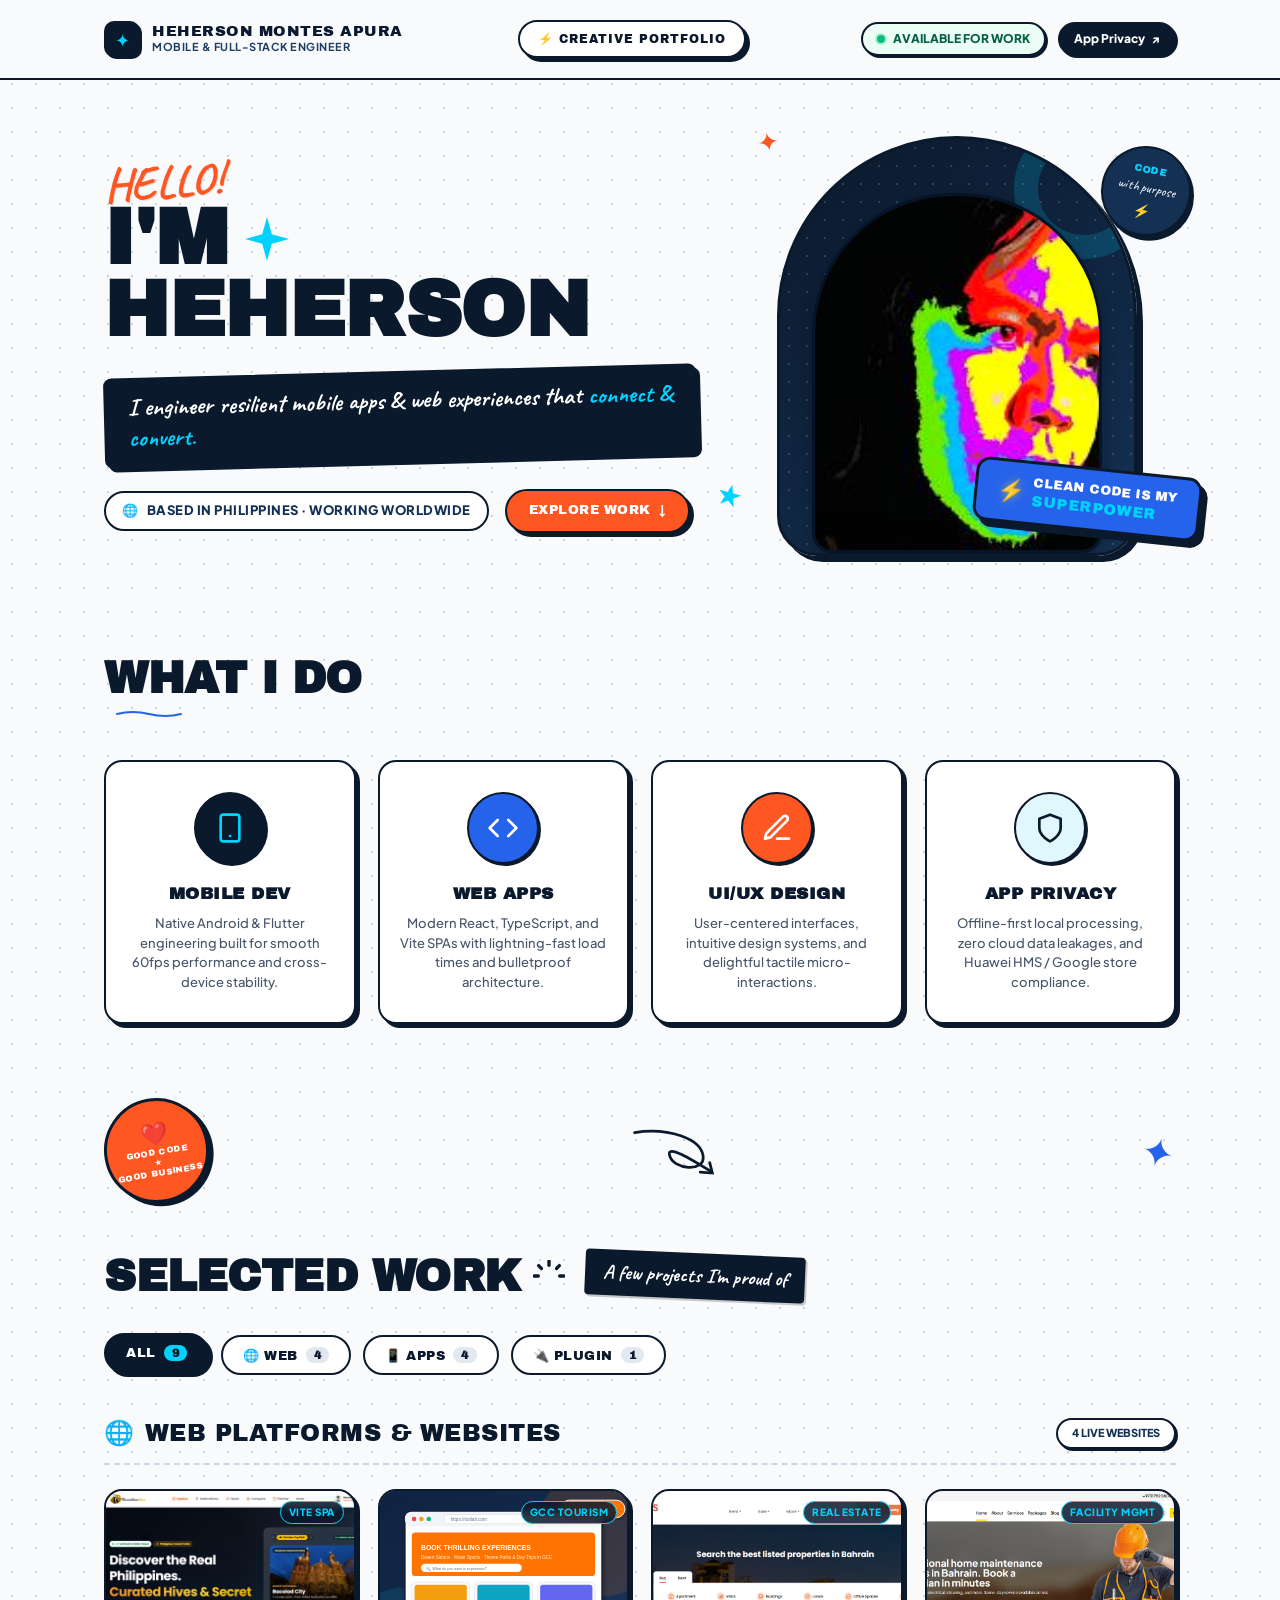
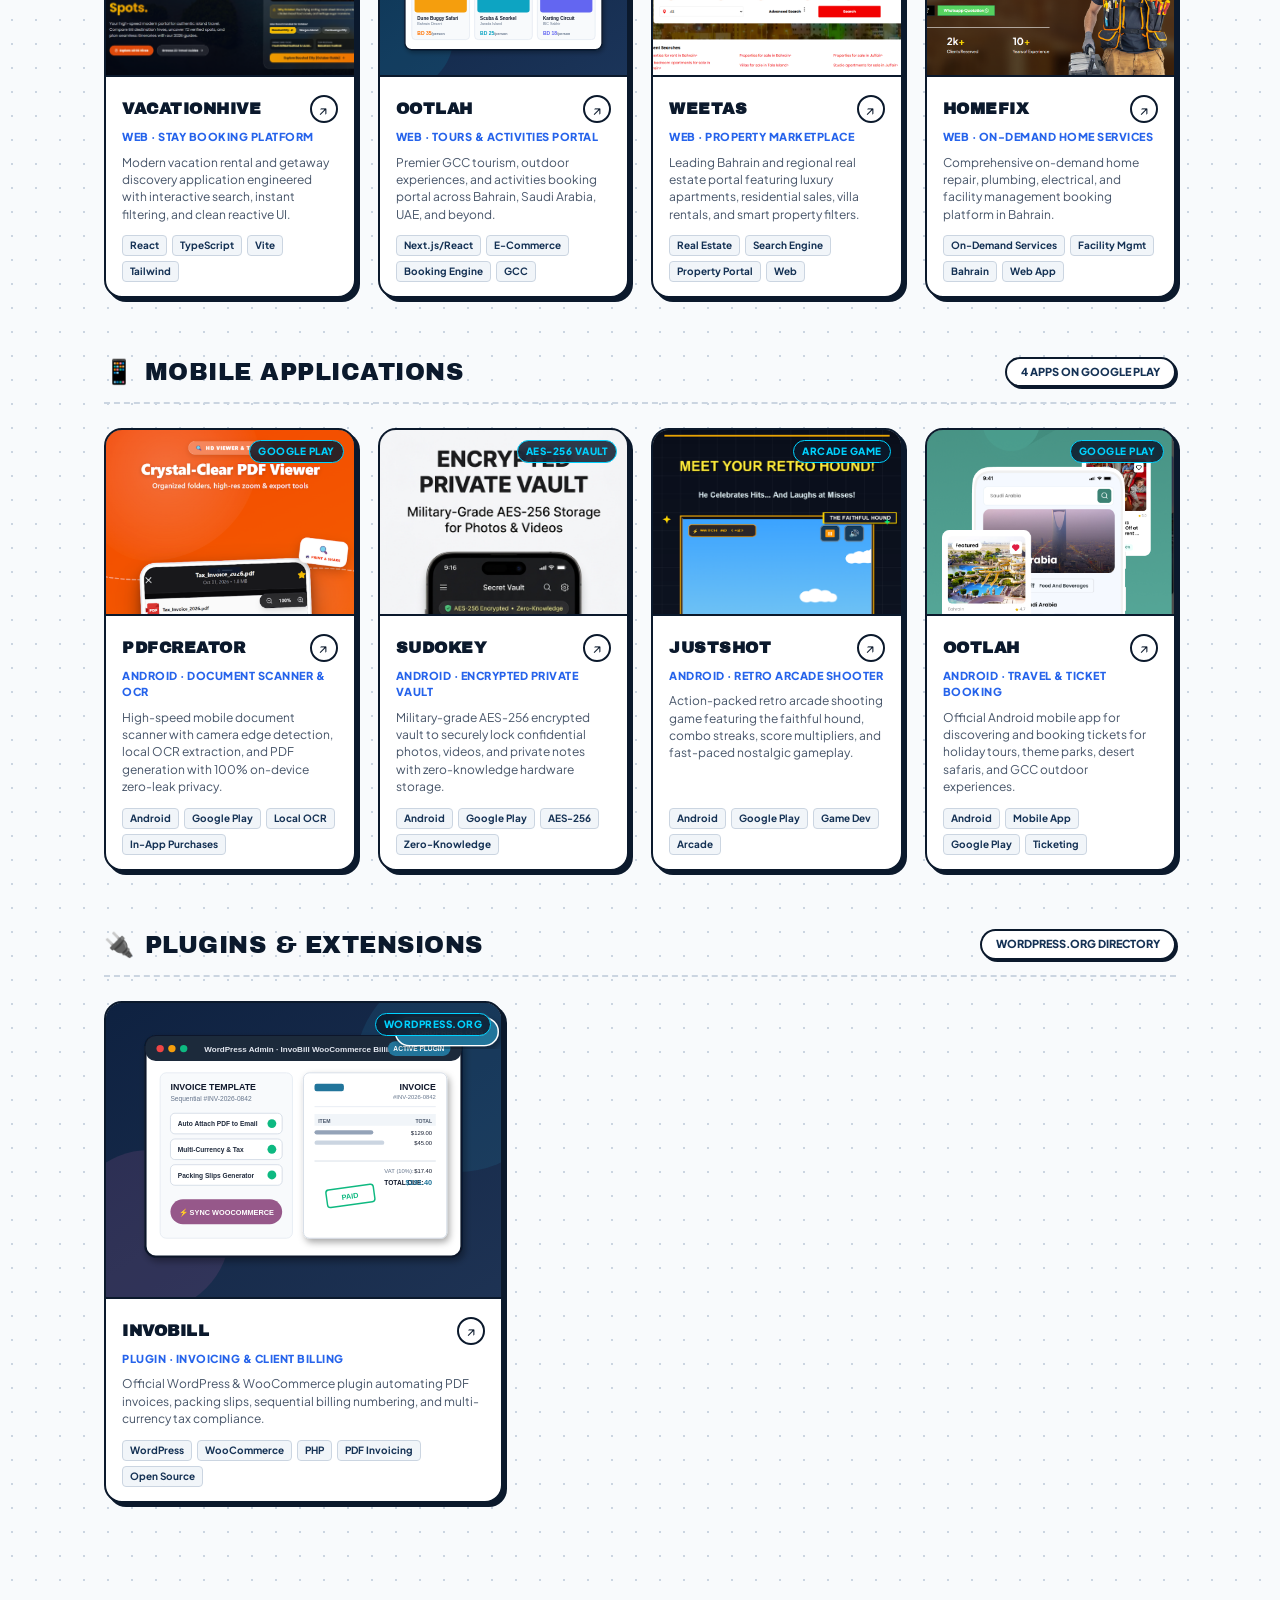
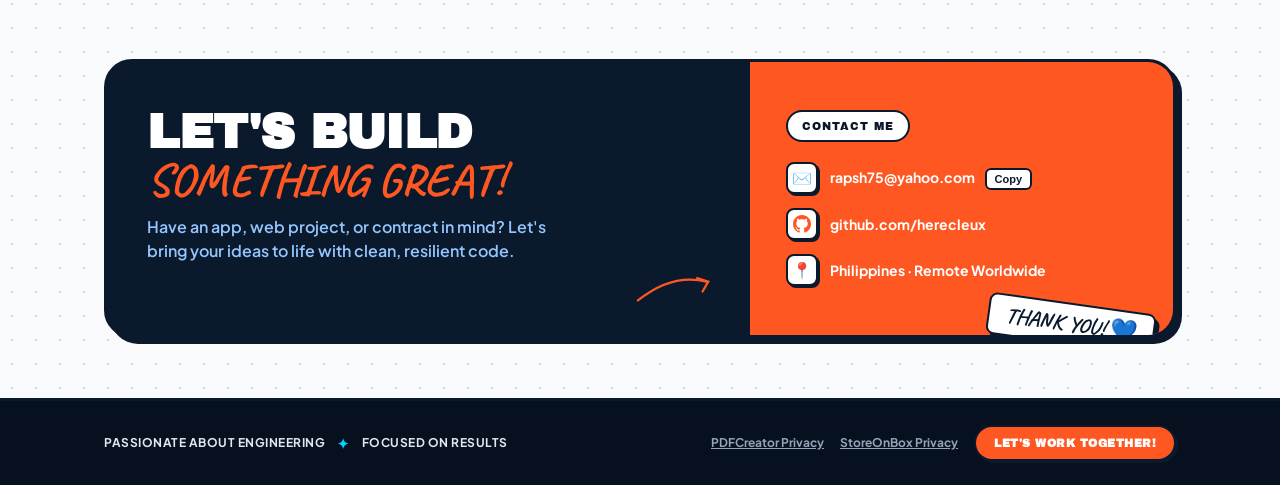
<file: index.html>
<!DOCTYPE html>
<html lang="en">
<head>
  <meta charset="UTF-8">
  <meta name="viewport" content="width=device-width, initial-scale=1.0">
  <title>Heherson Montes Apura — Mobile & Full-Stack Developer</title>
  <meta name="description" content="Portfolio of Heherson Montes Apura (herecleux) — Mobile & Full-Stack Developer crafting fast, resilient mobile apps and modern web experiences.">
  <meta property="og:title" content="Heherson Montes Apura — Developer Portfolio">
  <meta property="og:description" content="Mobile & Full-Stack Developer specializing in Android, Flutter, React, and local-first privacy architectures.">
  <meta property="og:image" content="assets/img/avatar.jpg">
  <meta property="og:url" content="https://herecleux.github.io/">

  <link rel="stylesheet" href="assets/css/portfolio.css">
  <link rel="icon" href="data:image/svg+xml,<svg xmlns=%22http://www.w3.org/2000/svg%22 viewBox=%220 0 100 100%22><text y=%22.9em%22 font-size=%2290%22>⚡</text></svg>">
</head>
<body>

  <!-- ============================================================
       TOP NAVIGATION BAR
       ============================================================ -->
  <header class="site-header">
    <div class="container header-wrap">
      <a href="index.html" class="brand-badge">
        <div class="brand-icon">✦</div>
        <div class="brand-text">
          <span class="brand-name">HEHERSON MONTES APURA</span>
          <span class="brand-role">Mobile &amp; Full-Stack Engineer</span>
        </div>
      </a>

      <div class="header-center-pill">
        <span>⚡ CREATIVE PORTFOLIO</span>
      </div>

      <div class="header-actions">
        <div class="status-pill">
          <span class="status-dot"></span>
          <span>AVAILABLE FOR WORK</span>
        </div>
        <a href="policy-pdfscanner.html" class="nav-link-policy" title="View PDFCreator Privacy Policy">
          <span>App Privacy</span>
          <span>↗</span>
        </a>
      </div>
    </div>
  </header>

  <!-- ============================================================
       HERO SECTION
       ============================================================ -->
  <main>
    <section class="hero-section">
      <div class="container hero-grid">
        <!-- Left: Text & Pitch -->
        <div class="hero-intro">
          <div class="hello-sticker">HELLO!</div>
          
          <h1 class="hero-title">
            <div class="title-line-im">
              <span>I'M</span>
              <svg class="star-doodle" viewBox="0 0 24 24" fill="currentColor">
                <path d="M12 0L14.6 9.4L24 12L14.6 14.6L12 24L9.4 14.6L0 12L9.4 9.4L12 0Z"/>
              </svg>
            </div>
            <span>HEHERSON</span>
          </h1>

          <div class="hero-highlighter">
            I engineer resilient mobile apps &amp; web experiences that <span>connect &amp; convert.</span>
          </div>

          <div class="hero-meta-row">
            <div class="location-badge">
              <span>🌐</span>
              <span>BASED IN PHILIPPINES · WORKING WORLDWIDE</span>
            </div>
            <a href="#selected-work" class="cta-button-primary">
              <span>EXPLORE WORK</span>
              <span>↓</span>
            </a>
          </div>
        </div>

        <!-- Right: Navy Visual Centerpiece with Avatar -->
        <div class="hero-visual">
          <!-- Sparkle Doodles -->
          <span class="doodle-sparkle-1">✦</span>
          <span class="doodle-sparkle-2">★</span>

          <!-- Top Playful Badge -->
          <div class="sticker-top-badge">
            <span class="badge-text">CODE</span>
            <span class="badge-sub">with purpose</span>
            <span style="font-size: 14px; margin-top: 2px;">⚡</span>
          </div>

          <!-- Giant Navy Cutout Frame -->
          <div class="navy-backdrop">
            <div class="navy-backdrop-grid"></div>
            <div class="navy-backdrop-ring"></div>
            <div class="avatar-img-wrap">
              <img id="hero-avatar-img" class="avatar-img" src="assets/img/avatar.jpg" alt="Heherson Montes Apura" onerror="this.src='https://avatars.githubusercontent.com/u/45097168?v=4'">
            </div>
          </div>

          <!-- Tilted Superpower Sticker -->
          <div class="superpower-sticker">
            <span class="lightning">⚡</span>
            <div>
              <div>CLEAN CODE IS MY</div>
              <div style="color: var(--cyan-accent); font-size: 15px;">SUPERPOWER</div>
            </div>
          </div>
        </div>
      </div>
    </section>

    <!-- ============================================================
         "WHAT I DO" SECTION
         ============================================================ -->
    <section class="section-services">
      <div class="container">
        <div class="services-header">
          <h2 class="section-title">WHAT I DO</h2>
          <svg class="wavy-underline" viewBox="0 0 100 12" fill="none" stroke="currentColor" stroke-width="3" stroke-linecap="round">
            <path d="M2 6 Q 25 0, 50 6 T 98 6" />
          </svg>
        </div>

        <div class="services-grid">
          <!-- Card 1: Mobile Apps -->
          <div class="service-card">
            <div class="service-circle-icon circle-navy">
              <svg width="32" height="32" viewBox="0 0 24 24" fill="none" stroke="currentColor" stroke-width="2" stroke-linecap="round" stroke-linejoin="round">
                <rect x="5" y="2" width="14" height="20" rx="2" ry="2"></rect>
                <line x1="12" y1="18" x2="12.01" y2="18"></line>
              </svg>
            </div>
            <h3 class="service-title">MOBILE DEV</h3>
            <p class="service-desc">Native Android &amp; Flutter engineering built for smooth 60fps performance and cross-device stability.</p>
          </div>

          <!-- Card 2: Web Applications -->
          <div class="service-card">
            <div class="service-circle-icon circle-blue">
              <svg width="32" height="32" viewBox="0 0 24 24" fill="none" stroke="currentColor" stroke-width="2" stroke-linecap="round" stroke-linejoin="round">
                <polyline points="16 18 22 12 16 6"></polyline>
                <polyline points="8 6 2 12 8 18"></polyline>
              </svg>
            </div>
            <h3 class="service-title">WEB APPS</h3>
            <p class="service-desc">Modern React, TypeScript, and Vite SPAs with lightning-fast load times and bulletproof architecture.</p>
          </div>

          <!-- Card 3: UI / UX -->
          <div class="service-card">
            <div class="service-circle-icon circle-coral">
              <svg width="32" height="32" viewBox="0 0 24 24" fill="none" stroke="currentColor" stroke-width="2" stroke-linecap="round" stroke-linejoin="round">
                <path d="M12 20h9"></path>
                <path d="M16.5 3.5a2.121 2.121 0 0 1 3 3L7 19l-4 1 1-4L16.5 3.5z"></path>
              </svg>
            </div>
            <h3 class="service-title">UI/UX DESIGN</h3>
            <p class="service-desc">User-centered interfaces, intuitive design systems, and delightful tactile micro-interactions.</p>
          </div>

          <!-- Card 4: Local-first & Privacy -->
          <div class="service-card">
            <div class="service-circle-icon circle-cyan">
              <svg width="32" height="32" viewBox="0 0 24 24" fill="none" stroke="currentColor" stroke-width="2" stroke-linecap="round" stroke-linejoin="round">
                <path d="M12 22s8-4 8-10V5l-8-3-8 3v7c0 6 8 10 8 10z"></path>
              </svg>
            </div>
            <h3 class="service-title">APP PRIVACY</h3>
            <p class="service-desc">Offline-first local processing, zero cloud data leakages, and Huawei HMS / Google store compliance.</p>
          </div>
        </div>
      </div>
    </section>

    <!-- ============================================================
         TRANSITION SEAL & STAMP
         ============================================================ -->
    <div class="container">
      <div class="transition-row">
        <!-- Rubber Stamp Badge -->
        <div class="stamp-seal">
          <div class="heart">❤️</div>
          <div class="stamp-text">
            GOOD CODE<br>★<br>GOOD BUSINESS
          </div>
        </div>

        <!-- Hand-drawn Arrow Doodle pointing to Work -->
        <svg class="loop-arrow-doodle" viewBox="0 0 100 50" fill="none" stroke="currentColor" stroke-width="2.5" stroke-linecap="round">
          <path d="M10,15 C40,5 70,10 75,25 C80,40 50,42 45,30 C40,20 65,30 85,38" />
          <polyline points="75,40 86,39 82,30" />
        </svg>

        <div class="doodle-asterisk-right">✦</div>
      </div>
    </div>

    <!-- ============================================================
         "SELECTED WORK" SECTION (DIVIDED INTO WEB, APPS, PLUGIN)
         ============================================================ -->
    <section id="selected-work" class="section-work">
      <div class="container">
        <div class="work-header-row">
          <div class="work-title-group">
            <h2 class="section-title">SELECTED WORK</h2>
            <svg class="sunray-icon" viewBox="0 0 24 24" fill="none" stroke="currentColor" stroke-width="2.5" stroke-linecap="round">
              <line x1="12" y1="1" x2="12" y2="4"></line>
              <line x1="4.22" y1="4.22" x2="6.34" y2="6.34"></line>
              <line x1="1" y1="12" x2="4" y2="12"></line>
              <line x1="19.78" y1="4.22" x2="17.66" y2="6.34"></line>
              <line x1="23" y1="12" x2="20" y2="12"></line>
            </svg>
          </div>

          <div class="tape-sticker">A few projects I'm proud of</div>
        </div>

        <!-- Interactive Category Filter Navigation -->
        <div class="category-filter-nav">
          <button class="filter-btn active" data-filter="all">
            <span>ALL</span>
            <span class="filter-badge-count">9</span>
          </button>
          <button class="filter-btn" data-filter="web">
            <span>🌐 WEB</span>
            <span class="filter-badge-count">4</span>
          </button>
          <button class="filter-btn" data-filter="apps">
            <span>📱 APPS</span>
            <span class="filter-badge-count">4</span>
          </button>
          <button class="filter-btn" data-filter="plugin">
            <span>🔌 PLUGIN</span>
            <span class="filter-badge-count">1</span>
          </button>
        </div>

        <!-- ==========================================
             PART 1: WEB
             ========================================== -->
        <div class="work-category-block" data-category="web">
          <div class="work-category-header">
            <div class="category-badge-title">
              <span class="cat-icon">🌐</span>
              <span>WEB PLATFORMS &amp; WEBSITES</span>
            </div>
            <span class="category-count-pill">4 Live Websites</span>
          </div>

          <div class="projects-grid">
            <!-- 1. VacationHive -->
            <a href="https://vacationhive.com" target="_blank" rel="noopener noreferrer" class="project-card" title="Visit VacationHive (Live Site)">
              <div class="project-thumb thumb-banner">
                <img src="assets/img/vacationhive-banner.png" alt="VacationHive Web Platform Preview">
                <span class="project-badge-tag">VITE SPA</span>
              </div>
              <div class="project-body">
                <div class="project-meta-row">
                  <h3 class="project-title">VacationHive</h3>
                  <span class="project-arrow-btn">↗</span>
                </div>
                <div class="project-category">Web · Stay Booking Platform</div>
                <p class="project-desc">Modern vacation rental and getaway discovery application engineered with interactive search, instant filtering, and clean reactive UI.</p>
                <div class="project-tags">
                  <span class="tech-tag">React</span>
                  <span class="tech-tag">TypeScript</span>
                  <span class="tech-tag">Vite</span>
                  <span class="tech-tag">Tailwind</span>
                </div>
              </div>
            </a>

            <!-- 2. Ootlah (no-follow) -->
            <a href="https://ootlah.com" target="_blank" rel="nofollow noopener noreferrer" class="project-card" title="Visit Ootlah (Live Site)">
              <div class="project-thumb">
                <img src="assets/img/ootlah-mockup.svg" alt="Ootlah Tourism Platform Preview">
                <span class="project-badge-tag">GCC TOURISM</span>
              </div>
              <div class="project-body">
                <div class="project-meta-row">
                  <h3 class="project-title">Ootlah</h3>
                  <span class="project-arrow-btn">↗</span>
                </div>
                <div class="project-category">Web · Tours &amp; Activities Portal</div>
                <p class="project-desc">Premier GCC tourism, outdoor experiences, and activities booking portal across Bahrain, Saudi Arabia, UAE, and beyond.</p>
                <div class="project-tags">
                  <span class="tech-tag">Next.js/React</span>
                  <span class="tech-tag">E-Commerce</span>
                  <span class="tech-tag">Booking Engine</span>
                  <span class="tech-tag">GCC</span>
                </div>
              </div>
            </a>

            <!-- 3. Weetas (no-follow) -->
            <a href="https://weetas.com" target="_blank" rel="nofollow noopener noreferrer" class="project-card" title="Visit Weetas (Live Site)">
              <div class="project-thumb thumb-banner">
                <img src="assets/img/weetas-banner.png" alt="Weetas Real Estate Preview">
                <span class="project-badge-tag">REAL ESTATE</span>
              </div>
              <div class="project-body">
                <div class="project-meta-row">
                  <h3 class="project-title">Weetas</h3>
                  <span class="project-arrow-btn">↗</span>
                </div>
                <div class="project-category">Web · Property Marketplace</div>
                <p class="project-desc">Leading Bahrain and regional real estate portal featuring luxury apartments, residential sales, villa rentals, and smart property filters.</p>
                <div class="project-tags">
                  <span class="tech-tag">Real Estate</span>
                  <span class="tech-tag">Search Engine</span>
                  <span class="tech-tag">Property Portal</span>
                  <span class="tech-tag">Web</span>
                </div>
              </div>
            </a>

            <!-- 4. Homefix (no-follow) -->
            <a href="https://homefix.bh" target="_blank" rel="nofollow noopener noreferrer" class="project-card" title="Visit Homefix (Live Site)">
              <div class="project-thumb thumb-banner">
                <img src="assets/img/homefix-banner.png" alt="Homefix Facility Maintenance Preview">
                <span class="project-badge-tag">FACILITY MGMT</span>
              </div>
              <div class="project-body">
                <div class="project-meta-row">
                  <h3 class="project-title">Homefix</h3>
                  <span class="project-arrow-btn">↗</span>
                </div>
                <div class="project-category">Web · On-Demand Home Services</div>
                <p class="project-desc">Comprehensive on-demand home repair, plumbing, electrical, and facility management booking platform in Bahrain.</p>
                <div class="project-tags">
                  <span class="tech-tag">On-Demand Services</span>
                  <span class="tech-tag">Facility Mgmt</span>
                  <span class="tech-tag">Bahrain</span>
                  <span class="tech-tag">Web App</span>
                </div>
              </div>
            </a>
          </div>
        </div>

        <!-- ==========================================
             PART 2: APPS
             ========================================== -->
        <div class="work-category-block" data-category="apps">
          <div class="work-category-header">
            <div class="category-badge-title">
              <span class="cat-icon">📱</span>
              <span>MOBILE APPLICATIONS</span>
            </div>
            <span class="category-count-pill">4 Apps on Google Play</span>
          </div>

          <div class="projects-grid grid-apps">
            <!-- 1. PdfCreator -->
            <a href="https://play.google.com/store/apps/details?id=com.pdfreader.scanner" target="_blank" rel="noopener noreferrer" class="project-card" title="Download PdfCreator on Google Play Store">
              <div class="project-thumb thumb-banner">
                <img src="assets/img/pdfcreator-banner.png" alt="PdfCreator Scanner App Preview">
                <span class="project-badge-tag">GOOGLE PLAY</span>
              </div>
              <div class="project-body">
                <div class="project-meta-row">
                  <h3 class="project-title">PdfCreator</h3>
                  <span class="project-arrow-btn">↗</span>
                </div>
                <div class="project-category">Android · Document Scanner &amp; OCR</div>
                <p class="project-desc">High-speed mobile document scanner with camera edge detection, local OCR extraction, and PDF generation with 100% on-device zero-leak privacy.</p>
                <div class="project-tags">
                  <span class="tech-tag">Android</span>
                  <span class="tech-tag">Google Play</span>
                  <span class="tech-tag">Local OCR</span>
                  <span class="tech-tag">In-App Purchases</span>
                </div>
              </div>
            </a>

            <!-- 2. SudoKey -->
            <a href="https://play.google.com/store/apps/details?id=com.sudokey.sudokey" target="_blank" rel="noopener noreferrer" class="project-card" title="Download SudoKey on Google Play Store">
              <div class="project-thumb thumb-banner">
                <img src="assets/img/sudokey-banner.png" alt="SudoKey Encrypted Private Vault Preview">
                <span class="project-badge-tag">AES-256 VAULT</span>
              </div>
              <div class="project-body">
                <div class="project-meta-row">
                  <h3 class="project-title">SudoKey</h3>
                  <span class="project-arrow-btn">↗</span>
                </div>
                <div class="project-category">Android · Encrypted Private Vault</div>
                <p class="project-desc">Military-grade AES-256 encrypted vault to securely lock confidential photos, videos, and private notes with zero-knowledge hardware storage.</p>
                <div class="project-tags">
                  <span class="tech-tag">Android</span>
                  <span class="tech-tag">Google Play</span>
                  <span class="tech-tag">AES-256</span>
                  <span class="tech-tag">Zero-Knowledge</span>
                </div>
              </div>
            </a>

            <!-- 3. JustShot -->
            <a href="https://play.google.com/store/apps/details?id=com.justshot.game" target="_blank" rel="noopener noreferrer" class="project-card" title="Download JustShot on Google Play Store">
              <div class="project-thumb thumb-banner">
                <img src="assets/img/justshot-banner.png" alt="JustShot Retro Hound Game Preview">
                <span class="project-badge-tag">ARCADE GAME</span>
              </div>
              <div class="project-body">
                <div class="project-meta-row">
                  <h3 class="project-title">JustShot</h3>
                  <span class="project-arrow-btn">↗</span>
                </div>
                <div class="project-category">Android · Retro Arcade Shooter</div>
                <p class="project-desc">Action-packed retro arcade shooting game featuring the faithful hound, combo streaks, score multipliers, and fast-paced nostalgic gameplay.</p>
                <div class="project-tags">
                  <span class="tech-tag">Android</span>
                  <span class="tech-tag">Google Play</span>
                  <span class="tech-tag">Game Dev</span>
                  <span class="tech-tag">Arcade</span>
                </div>
              </div>
            </a>

            <!-- 4. Ootlah App (no-follow) -->
            <a href="https://play.google.com/store/search?q=ootlah" target="_blank" rel="nofollow noopener noreferrer" class="project-card" title="View Ootlah on Google Play Store">
              <div class="project-thumb thumb-banner">
                <img src="assets/img/ootlah-app-banner.png" alt="Ootlah Mobile App Preview">
                <span class="project-badge-tag">GOOGLE PLAY</span>
              </div>
              <div class="project-body">
                <div class="project-meta-row">
                  <h3 class="project-title">Ootlah</h3>
                  <span class="project-arrow-btn">↗</span>
                </div>
                <div class="project-category">Android · Travel &amp; Ticket Booking</div>
                <p class="project-desc">Official Android mobile app for discovering and booking tickets for holiday tours, theme parks, desert safaris, and GCC outdoor experiences.</p>
                <div class="project-tags">
                  <span class="tech-tag">Android</span>
                  <span class="tech-tag">Mobile App</span>
                  <span class="tech-tag">Google Play</span>
                  <span class="tech-tag">Ticketing</span>
                </div>
              </div>
            </a>
          </div>
        </div>

        <!-- ==========================================
             PART 3: PLUGIN
             ========================================== -->
        <div class="work-category-block" data-category="plugin">
          <div class="work-category-header">
            <div class="category-badge-title">
              <span class="cat-icon">🔌</span>
              <span>PLUGINS &amp; EXTENSIONS</span>
            </div>
            <span class="category-count-pill">WordPress.org Directory</span>
          </div>

          <div class="projects-grid grid-plugin">
            <!-- 1. InvoBill -->
            <a href="https://wordpress.org/plugins/invobill/" target="_blank" rel="noopener noreferrer" class="project-card" title="View InvoBill on WordPress.org">
              <div class="project-thumb">
                <img src="assets/img/invobill-mockup.svg" alt="InvoBill WordPress Plugin Preview">
                <span class="project-badge-tag">WORDPRESS.ORG</span>
              </div>
              <div class="project-body">
                <div class="project-meta-row">
                  <h3 class="project-title">InvoBill</h3>
                  <span class="project-arrow-btn">↗</span>
                </div>
                <div class="project-category">Plugin · Invoicing &amp; Client Billing</div>
                <p class="project-desc">Official WordPress &amp; WooCommerce plugin automating PDF invoices, packing slips, sequential billing numbering, and multi-currency tax compliance.</p>
                <div class="project-tags">
                  <span class="tech-tag">WordPress</span>
                  <span class="tech-tag">WooCommerce</span>
                  <span class="tech-tag">PHP</span>
                  <span class="tech-tag">PDF Invoicing</span>
                  <span class="tech-tag">Open Source</span>
                </div>
              </div>
            </a>
          </div>
        </div>

      </div>
    </section>

    <!-- ============================================================
         BOTTOM CTA & CONTACT BANNER
         ============================================================ -->
    <section class="section-cta">
      <div class="container">
        <div class="cta-banner-card">
          <!-- Left Navy Section -->
          <div class="cta-left">
            <h2 class="cta-heading">
              LET'S BUILD
              <span class="script-accent">SOMETHING GREAT!</span>
            </h2>
            <p class="cta-subtext">
              Have an app, web project, or contract in mind? Let's bring your ideas to life with clean, resilient code.
            </p>

            <svg class="cta-arrow-svg" viewBox="0 0 100 50" fill="none" stroke="currentColor" stroke-width="2.5" stroke-linecap="round">
              <path d="M5,25 Q 50,5 85,25" />
              <polyline points="75,18 86,25 77,34" />
            </svg>
          </div>

          <!-- Right Coral Section -->
          <div class="cta-right">
            <span class="contact-pill-tag">CONTACT ME</span>

            <div class="contact-links-list">
              <!-- Email -->
              <div class="contact-item">
                <div class="contact-icon">✉️</div>
                <div>
                  <a href="mailto:rapsh75@yahoo.com" style="color: inherit; text-decoration: none;">rapsh75@yahoo.com</a>
                  <button id="copy-email-btn" class="copy-email-btn" title="Copy email address">Copy</button>
                </div>
              </div>

              <!-- GitHub -->
              <a href="https://github.com/herecleux" target="_blank" rel="noopener noreferrer" class="contact-item">
                <div class="contact-icon">
                  <svg width="18" height="18" viewBox="0 0 24 24" fill="currentColor">
                    <path d="M12 0C5.37 0 0 5.37 0 12c0 5.31 3.435 9.795 8.205 11.385.6.105.825-.255.825-.57 0-.285-.015-1.23-.015-2.235-3.015.555-3.795-.735-4.035-1.41-.135-.345-.72-1.41-1.23-1.695-.42-.225-1.02-.78-.015-.795.945-.015 1.62.87 1.845 1.23 1.08 1.815 2.805 1.305 3.495.99.105-.78.42-1.305.765-1.605-2.67-.3-5.46-1.335-5.46-5.925 0-1.305.465-2.385 1.23-3.225-.12-.3-.54-1.53.12-3.18 0 0 1.005-.315 3.3 1.23.96-.27 1.98-.405 3-.405s2.04.135 3 .405c2.295-1.56 3.3-1.23 3.3-1.23.66 1.65.24 2.88.12 3.18.765.84 1.23 1.905 1.23 3.225 0 4.605-2.805 5.625-5.475 5.925.435.375.81 1.095.81 2.22 0 1.605-.015 2.895-.015 3.3 0 .315.225.69.825.57A12.02 12.02 0 0024 12c0-6.63-5.37-12-12-12z"/>
                  </svg>
                </div>
                <span>github.com/herecleux</span>
              </a>

              <!-- Location -->
              <div class="contact-item">
                <div class="contact-icon">📍</div>
                <span>Philippines · Remote Worldwide</span>
              </div>
            </div>

            <!-- Playful Sticker -->
            <div class="thank-you-sticker">
              THANK YOU! <span>💙</span>
            </div>
          </div>
        </div>
      </div>
    </section>
  </main>

  <!-- ============================================================
       SITE FOOTER
       ============================================================ -->
  <footer class="site-footer">
    <div class="container footer-wrap">
      <div class="footer-left">
        <span>PASSIONATE ABOUT ENGINEERING</span>
        <span class="footer-star">✦</span>
        <span>FOCUSED ON RESULTS</span>
      </div>

      <div class="footer-right">
        <a href="policy-pdfscanner.html" class="footer-policy-link">PDFCreator Privacy</a>
        <a href="policy-storeonbox.html" class="footer-policy-link">StoreOnBox Privacy</a>
        <a href="mailto:rapsh75@yahoo.com" class="footer-cta-pill">LET'S WORK TOGETHER!</a>
      </div>
    </div>
  </footer>

  <script src="assets/js/main.js"></script>
</body>
</html>
</file>
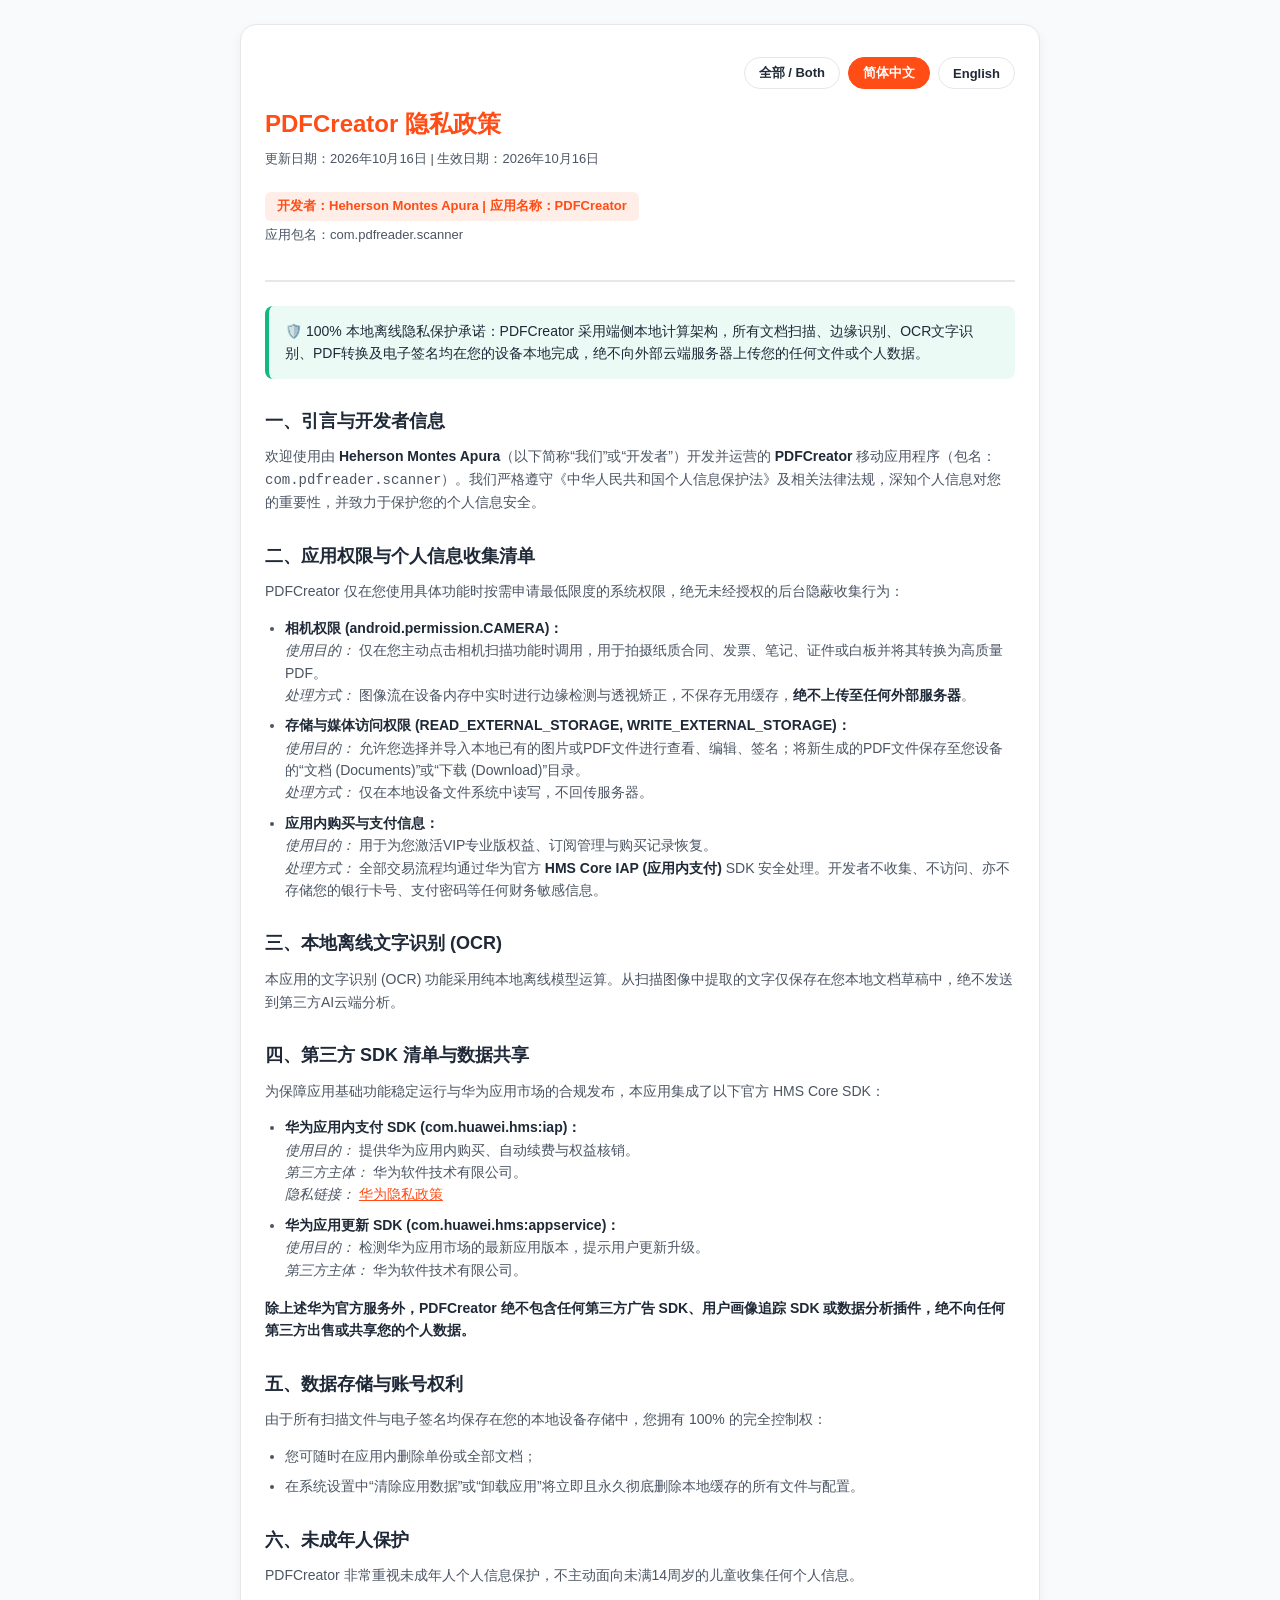
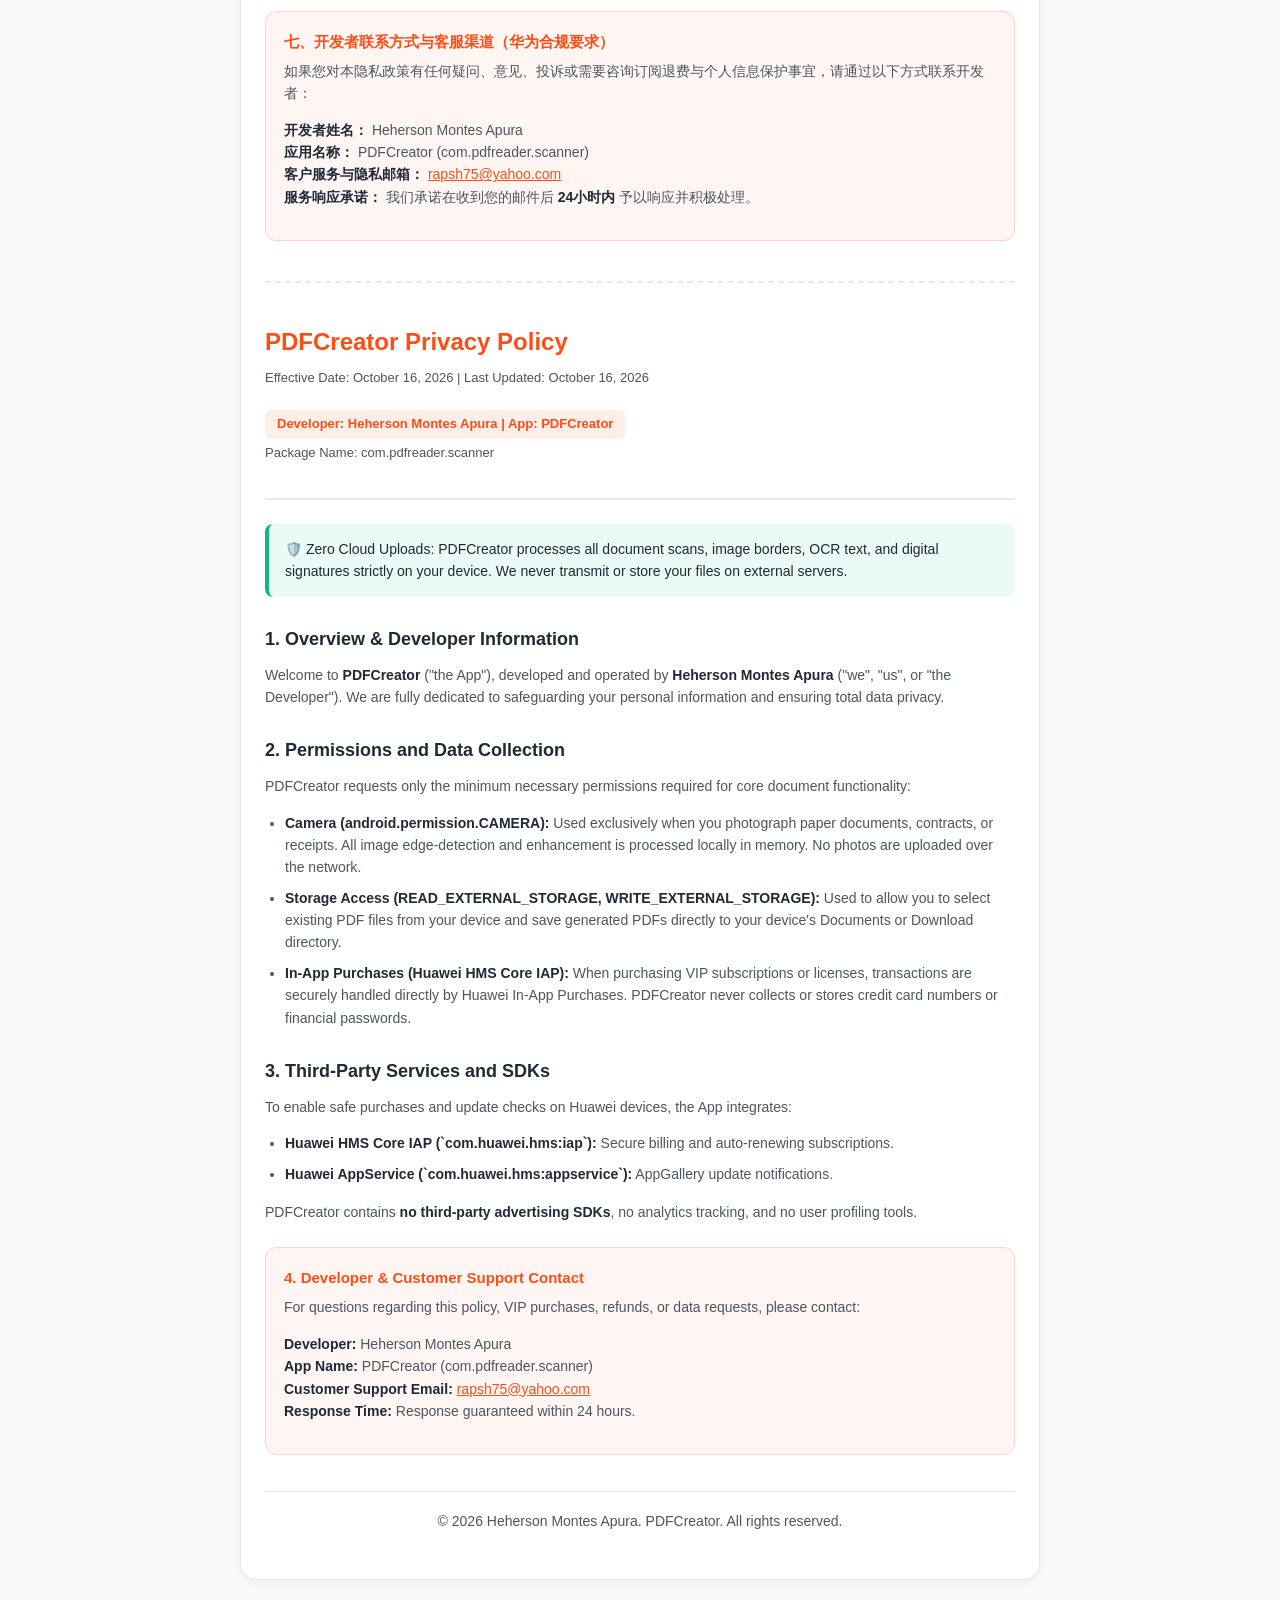
<file: pdfcreator/index.html>
<!DOCTYPE html>
<html lang="zh-CN">
<head>
  <meta charset="UTF-8">
  <meta name="viewport" content="width=device-width, initial-scale=1.0">
  <title>PDFCreator 隐私政策 / Privacy Policy - Heherson Montes Apura</title>
  <style>
    :root {
      --primary: #FF4D15;
      --primary-dark: #E03E0B;
      --text: #1F2937;
      --text-muted: #4B5563;
      --bg: #F9FAFB;
      --card-bg: #FFFFFF;
      --border: #E5E7EB;
    }
    @media (prefers-color-scheme: dark) {
      :root {
        --text: #F3F4F6;
        --text-muted: #9CA3AF;
        --bg: #111827;
        --card-bg: #1F2937;
        --border: #374151;
      }
    }
    * {
      box-sizing: border-box;
      margin: 0;
      padding: 0;
    }
    body {
      font-family: -apple-system, BlinkMacSystemFont, "Segoe UI", Roboto, "PingFang SC", "Hiragino Sans GB", "Microsoft YaHei", sans-serif;
      background-color: var(--bg);
      color: var(--text);
      line-height: 1.6;
      padding: 24px 16px;
    }
    .container {
      max-width: 800px;
      margin: 0 auto;
      background: var(--card-bg);
      padding: 32px 24px;
      border-radius: 16px;
      box-shadow: 0 4px 12px rgba(0, 0, 0, 0.05);
      border: 1px solid var(--border);
    }
    .lang-switcher {
      display: flex;
      justify-content: flex-end;
      gap: 8px;
      margin-bottom: 16px;
    }
    .lang-btn {
      padding: 6px 14px;
      border: 1px solid var(--border);
      border-radius: 20px;
      background: var(--card-bg);
      color: var(--text);
      font-size: 13px;
      font-weight: 600;
      cursor: pointer;
      text-decoration: none;
      transition: all 0.2s;
    }
    .lang-btn.active, .lang-btn:hover {
      background: var(--primary);
      color: #fff;
      border-color: var(--primary);
    }
    header {
      border-bottom: 2px solid var(--border);
      padding-bottom: 20px;
      margin-bottom: 24px;
    }
    h1 {
      font-size: 24px;
      font-weight: 800;
      color: var(--primary);
      margin-bottom: 6px;
    }
    .subtitle {
      font-size: 13px;
      color: var(--text-muted);
    }
    .dev-badge {
      display: inline-block;
      margin-top: 8px;
      padding: 4px 12px;
      border-radius: 6px;
      background: rgba(255, 77, 21, 0.1);
      color: var(--primary);
      font-weight: 700;
      font-size: 13px;
    }
    h2 {
      font-size: 18px;
      font-weight: 700;
      margin-top: 28px;
      margin-bottom: 10px;
      color: var(--text);
    }
    p {
      font-size: 14px;
      color: var(--text-muted);
      margin-bottom: 14px;
    }
    ul {
      margin-left: 20px;
      margin-bottom: 16px;
    }
    li {
      font-size: 14px;
      color: var(--text-muted);
      margin-bottom: 8px;
    }
    strong {
      color: var(--text);
    }
    .highlight-box {
      background: rgba(16, 185, 129, 0.08);
      border-left: 4px solid #10B981;
      padding: 14px 16px;
      border-radius: 8px;
      margin: 20px 0;
    }
    .highlight-box p {
      margin: 0;
      color: var(--text);
      font-weight: 500;
    }
    .contact-card {
      background: rgba(255, 77, 21, 0.05);
      border: 1px solid rgba(255, 77, 21, 0.2);
      border-radius: 12px;
      padding: 18px;
      margin-top: 24px;
    }
    .contact-card h3 {
      font-size: 15px;
      font-weight: 700;
      margin-bottom: 6px;
      color: var(--primary);
    }
    a {
      color: var(--primary);
      text-decoration: underline;
    }
    .section-divider {
      margin: 40px 0;
      border-top: 2px dashed var(--border);
    }
    footer {
      text-align: center;
      margin-top: 36px;
      font-size: 12px;
      color: var(--text-muted);
      border-top: 1px solid var(--border);
      padding-top: 18px;
    }
  </style>
  <script>
    function showLang(l) {
      document.getElementById('sec-zh').style.display = (l === 'zh' || l === 'all') ? 'block' : 'none';
      document.getElementById('sec-en').style.display = (l === 'en' || l === 'all') ? 'block' : 'none';
      document.getElementById('btn-zh').className = (l === 'zh') ? 'lang-btn active' : 'lang-btn';
      document.getElementById('btn-en').className = (l === 'en') ? 'lang-btn active' : 'lang-btn';
      document.getElementById('btn-all').className = (l === 'all') ? 'lang-btn active' : 'lang-btn';
    }
  </script>
</head>
<body>
  <div class="container">
    <div class="lang-switcher">
      <button id="btn-all" class="lang-btn" onclick="showLang('all')">全部 / Both</button>
      <button id="btn-zh" class="lang-btn active" onclick="showLang('zh')">简体中文</button>
      <button id="btn-en" class="lang-btn" onclick="showLang('en')">English</button>
    </div>

    <!-- 简体中文版本 (CHINESE MAINLAND COMPLIANT - RULE 7.1) -->
    <div id="sec-zh">
      <header>
        <h1>PDFCreator 隐私政策</h1>
        <p class="subtitle">更新日期：2026年10月16日 | 生效日期：2026年10月16日</p>
        <div class="dev-badge">开发者：Heherson Montes Apura | 应用名称：PDFCreator</div>
        <p class="subtitle" style="margin-top: 4px;">应用包名：com.pdfreader.scanner</p>
      </header>

      <div class="highlight-box">
        <p>🛡️ 100% 本地离线隐私保护承诺：PDFCreator 采用端侧本地计算架构，所有文档扫描、边缘识别、OCR文字识别、PDF转换及电子签名均在您的设备本地完成，绝不向外部云端服务器上传您的任何文件或个人数据。</p>
      </div>

      <h2>一、引言与开发者信息</h2>
      <p>
        欢迎使用由 <strong>Heherson Montes Apura</strong>（以下简称“我们”或“开发者”）开发并运营的 <strong>PDFCreator</strong> 移动应用程序（包名：<code>com.pdfreader.scanner</code>）。我们严格遵守《中华人民共和国个人信息保护法》及相关法律法规，深知个人信息对您的重要性，并致力于保护您的个人信息安全。
      </p>

      <h2>二、应用权限与个人信息收集清单</h2>
      <p>PDFCreator 仅在您使用具体功能时按需申请最低限度的系统权限，绝无未经授权的后台隐蔽收集行为：</p>
      <ul>
        <li>
          <strong>相机权限 (android.permission.CAMERA)：</strong><br>
          <em>使用目的：</em> 仅在您主动点击相机扫描功能时调用，用于拍摄纸质合同、发票、笔记、证件或白板并将其转换为高质量PDF。<br>
          <em>处理方式：</em> 图像流在设备内存中实时进行边缘检测与透视矫正，不保存无用缓存，<strong>绝不上传至任何外部服务器</strong>。
        </li>
        <li>
          <strong>存储与媒体访问权限 (READ_EXTERNAL_STORAGE, WRITE_EXTERNAL_STORAGE)：</strong><br>
          <em>使用目的：</em> 允许您选择并导入本地已有的图片或PDF文件进行查看、编辑、签名；将新生成的PDF文件保存至您设备的“文档 (Documents)”或“下载 (Download)”目录。<br>
          <em>处理方式：</em> 仅在本地设备文件系统中读写，不回传服务器。
        </li>
        <li>
          <strong>应用内购买与支付信息：</strong><br>
          <em>使用目的：</em> 用于为您激活VIP专业版权益、订阅管理与购买记录恢复。<br>
          <em>处理方式：</em> 全部交易流程均通过华为官方 <strong>HMS Core IAP (应用内支付)</strong> SDK 安全处理。开发者不收集、不访问、亦不存储您的银行卡号、支付密码等任何财务敏感信息。
        </li>
      </ul>

      <h2>三、本地离线文字识别 (OCR)</h2>
      <p>
        本应用的文字识别 (OCR) 功能采用纯本地离线模型运算。从扫描图像中提取的文字仅保存在您本地文档草稿中，绝不发送到第三方AI云端分析。
      </p>

      <h2>四、第三方 SDK 清单与数据共享</h2>
      <p>为保障应用基础功能稳定运行与华为应用市场的合规发布，本应用集成了以下官方 HMS Core SDK：</p>
      <ul>
        <li>
          <strong>华为应用内支付 SDK (com.huawei.hms:iap)：</strong><br>
          <em>使用目的：</em> 提供华为应用内购买、自动续费与权益核销。<br>
          <em>第三方主体：</em> 华为软件技术有限公司。<br>
          <em>隐私链接：</em> <a href="https://consumer.huawei.com/cn/privacy/privacy-policy/" target="_blank" rel="noopener">华为隐私政策</a>
        </li>
        <li>
          <strong>华为应用更新 SDK (com.huawei.hms:appservice)：</strong><br>
          <em>使用目的：</em> 检测华为应用市场的最新应用版本，提示用户更新升级。<br>
          <em>第三方主体：</em> 华为软件技术有限公司。
        </li>
      </ul>
      <p><strong>除上述华为官方服务外，PDFCreator 绝不包含任何第三方广告 SDK、用户画像追踪 SDK 或数据分析插件，绝不向任何第三方出售或共享您的个人数据。</strong></p>

      <h2>五、数据存储与账号权利</h2>
      <p>
        由于所有扫描文件与电子签名均保存在您的本地设备存储中，您拥有 100% 的完全控制权：
      </p>
      <ul>
        <li>您可随时在应用内删除单份或全部文档；</li>
        <li>在系统设置中“清除应用数据”或“卸载应用”将立即且永久彻底删除本地缓存的所有文件与配置。</li>
      </ul>

      <h2>六、未成年人保护</h2>
      <p>PDFCreator 非常重视未成年人个人信息保护，不主动面向未满14周岁的儿童收集任何个人信息。</p>

      <div class="contact-card">
        <h3>七、开发者联系方式与客服渠道（华为合规要求）</h3>
        <p>如果您对本隐私政策有任何疑问、意见、投诉或需要咨询订阅退费与个人信息保护事宜，请通过以下方式联系开发者：</p>
        <p>
          <strong>开发者姓名：</strong> Heherson Montes Apura<br>
          <strong>应用名称：</strong> PDFCreator (com.pdfreader.scanner)<br>
          <strong>客户服务与隐私邮箱：</strong> <a href="mailto:rapsh75@yahoo.com">rapsh75@yahoo.com</a><br>
          <strong>服务响应承诺：</strong> 我们承诺在收到您的邮件后 <strong>24小时内</strong> 予以响应并积极处理。
        </p>
      </div>
    </div>

    <!-- 分割线 -->
    <div class="section-divider"></div>

    <!-- ENGLISH VERSION -->
    <div id="sec-en">
      <header>
        <h1>PDFCreator Privacy Policy</h1>
        <p class="subtitle">Effective Date: October 16, 2026 | Last Updated: October 16, 2026</p>
        <div class="dev-badge">Developer: Heherson Montes Apura | App: PDFCreator</div>
        <p class="subtitle" style="margin-top: 4px;">Package Name: com.pdfreader.scanner</p>
      </header>

      <div class="highlight-box">
        <p>🛡️ Zero Cloud Uploads: PDFCreator processes all document scans, image borders, OCR text, and digital signatures strictly on your device. We never transmit or store your files on external servers.</p>
      </div>

      <h2>1. Overview & Developer Information</h2>
      <p>
        Welcome to <strong>PDFCreator</strong> ("the App"), developed and operated by <strong>Heherson Montes Apura</strong> ("we", "us", or "the Developer"). We are fully dedicated to safeguarding your personal information and ensuring total data privacy.
      </p>

      <h2>2. Permissions and Data Collection</h2>
      <p>PDFCreator requests only the minimum necessary permissions required for core document functionality:</p>
      <ul>
        <li>
          <strong>Camera (android.permission.CAMERA):</strong> Used exclusively when you photograph paper documents, contracts, or receipts. All image edge-detection and enhancement is processed locally in memory. No photos are uploaded over the network.
        </li>
        <li>
          <strong>Storage Access (READ_EXTERNAL_STORAGE, WRITE_EXTERNAL_STORAGE):</strong> Used to allow you to select existing PDF files from your device and save generated PDFs directly to your device's Documents or Download directory.
        </li>
        <li>
          <strong>In-App Purchases (Huawei HMS Core IAP):</strong> When purchasing VIP subscriptions or licenses, transactions are securely handled directly by Huawei In-App Purchases. PDFCreator never collects or stores credit card numbers or financial passwords.
        </li>
      </ul>

      <h2>3. Third-Party Services and SDKs</h2>
      <p>To enable safe purchases and update checks on Huawei devices, the App integrates:</p>
      <ul>
        <li><strong>Huawei HMS Core IAP (`com.huawei.hms:iap`):</strong> Secure billing and auto-renewing subscriptions.</li>
        <li><strong>Huawei AppService (`com.huawei.hms:appservice`):</strong> AppGallery update notifications.</li>
      </ul>
      <p>PDFCreator contains <strong>no third-party advertising SDKs</strong>, no analytics tracking, and no user profiling tools.</p>

      <div class="contact-card">
        <h3>4. Developer & Customer Support Contact</h3>
        <p>For questions regarding this policy, VIP purchases, refunds, or data requests, please contact:</p>
        <p>
          <strong>Developer:</strong> Heherson Montes Apura<br>
          <strong>App Name:</strong> PDFCreator (com.pdfreader.scanner)<br>
          <strong>Customer Support Email:</strong> <a href="mailto:rapsh75@yahoo.com">rapsh75@yahoo.com</a><br>
          <strong>Response Time:</strong> Response guaranteed within 24 hours.
        </p>
      </div>
    </div>

    <footer>
      <p>&copy; 2026 Heherson Montes Apura. PDFCreator. All rights reserved.</p>
    </footer>
  </div>
</body>
</html>
</file>
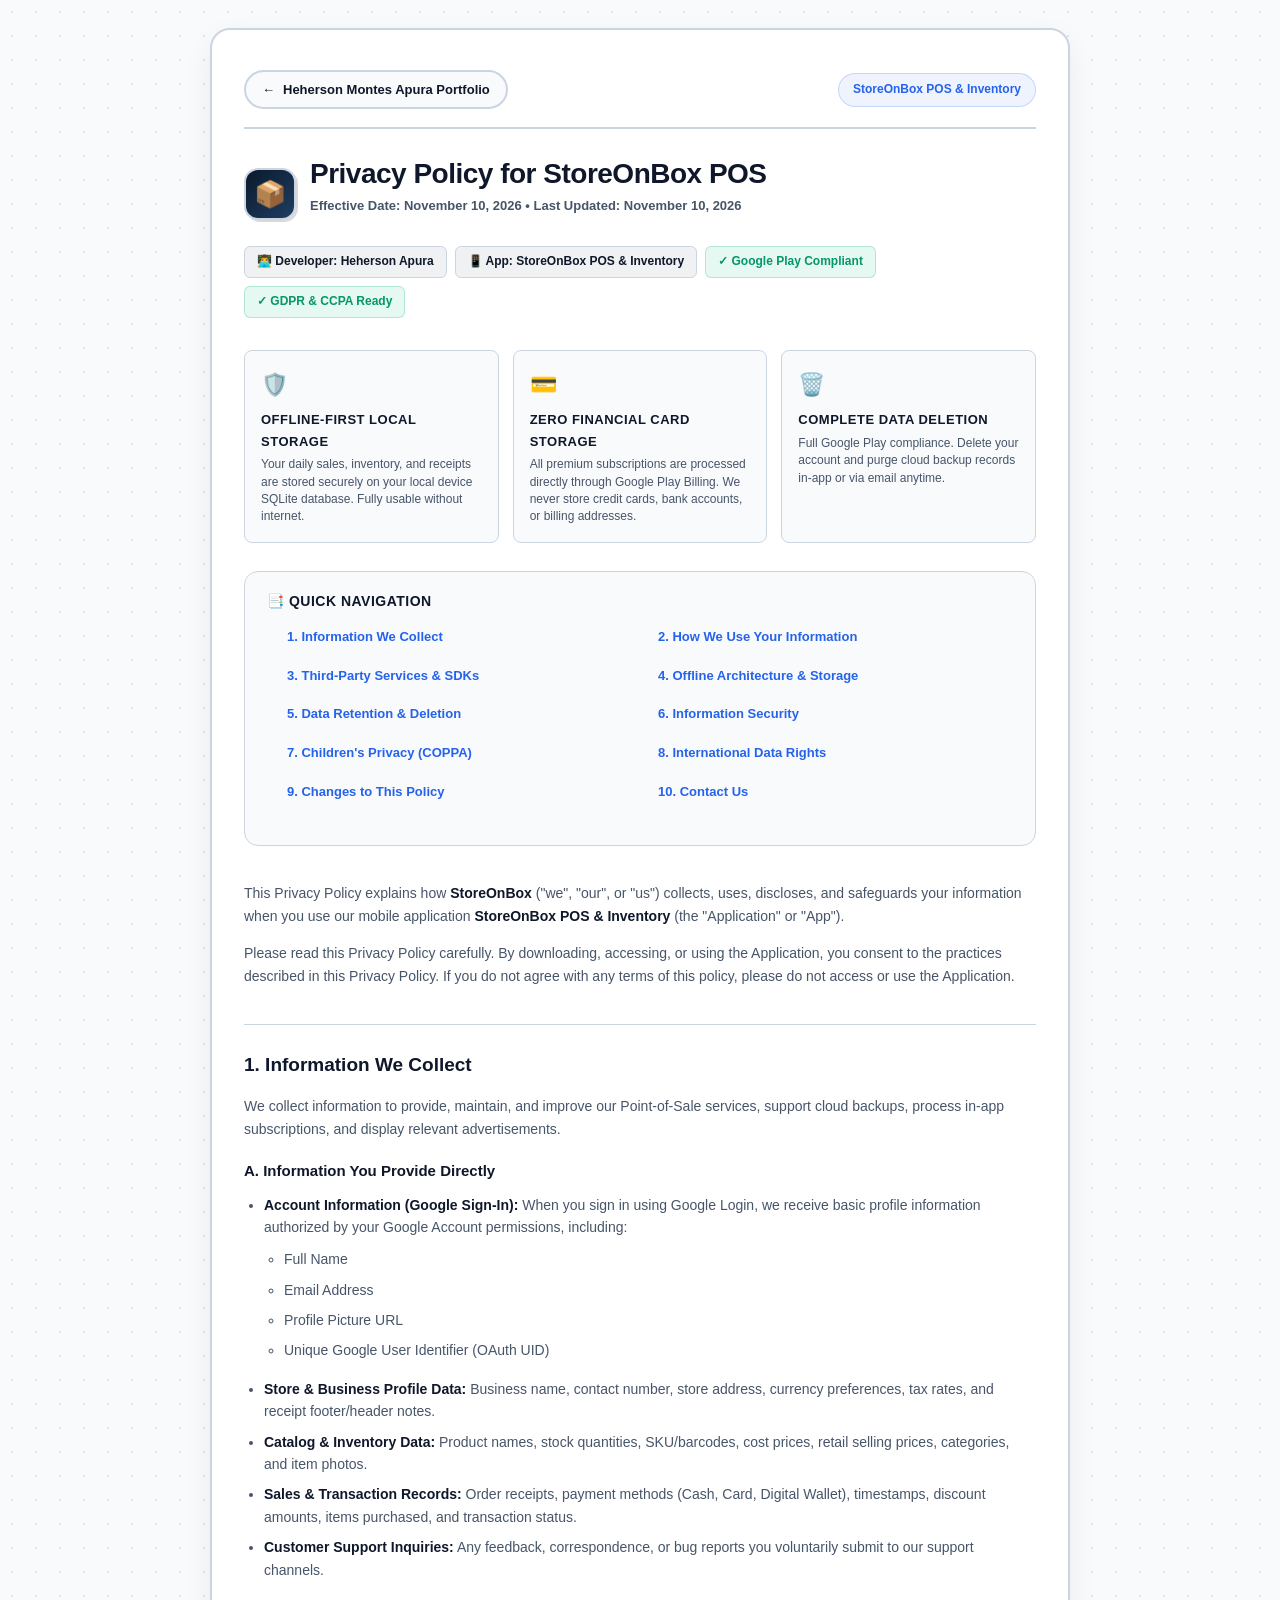
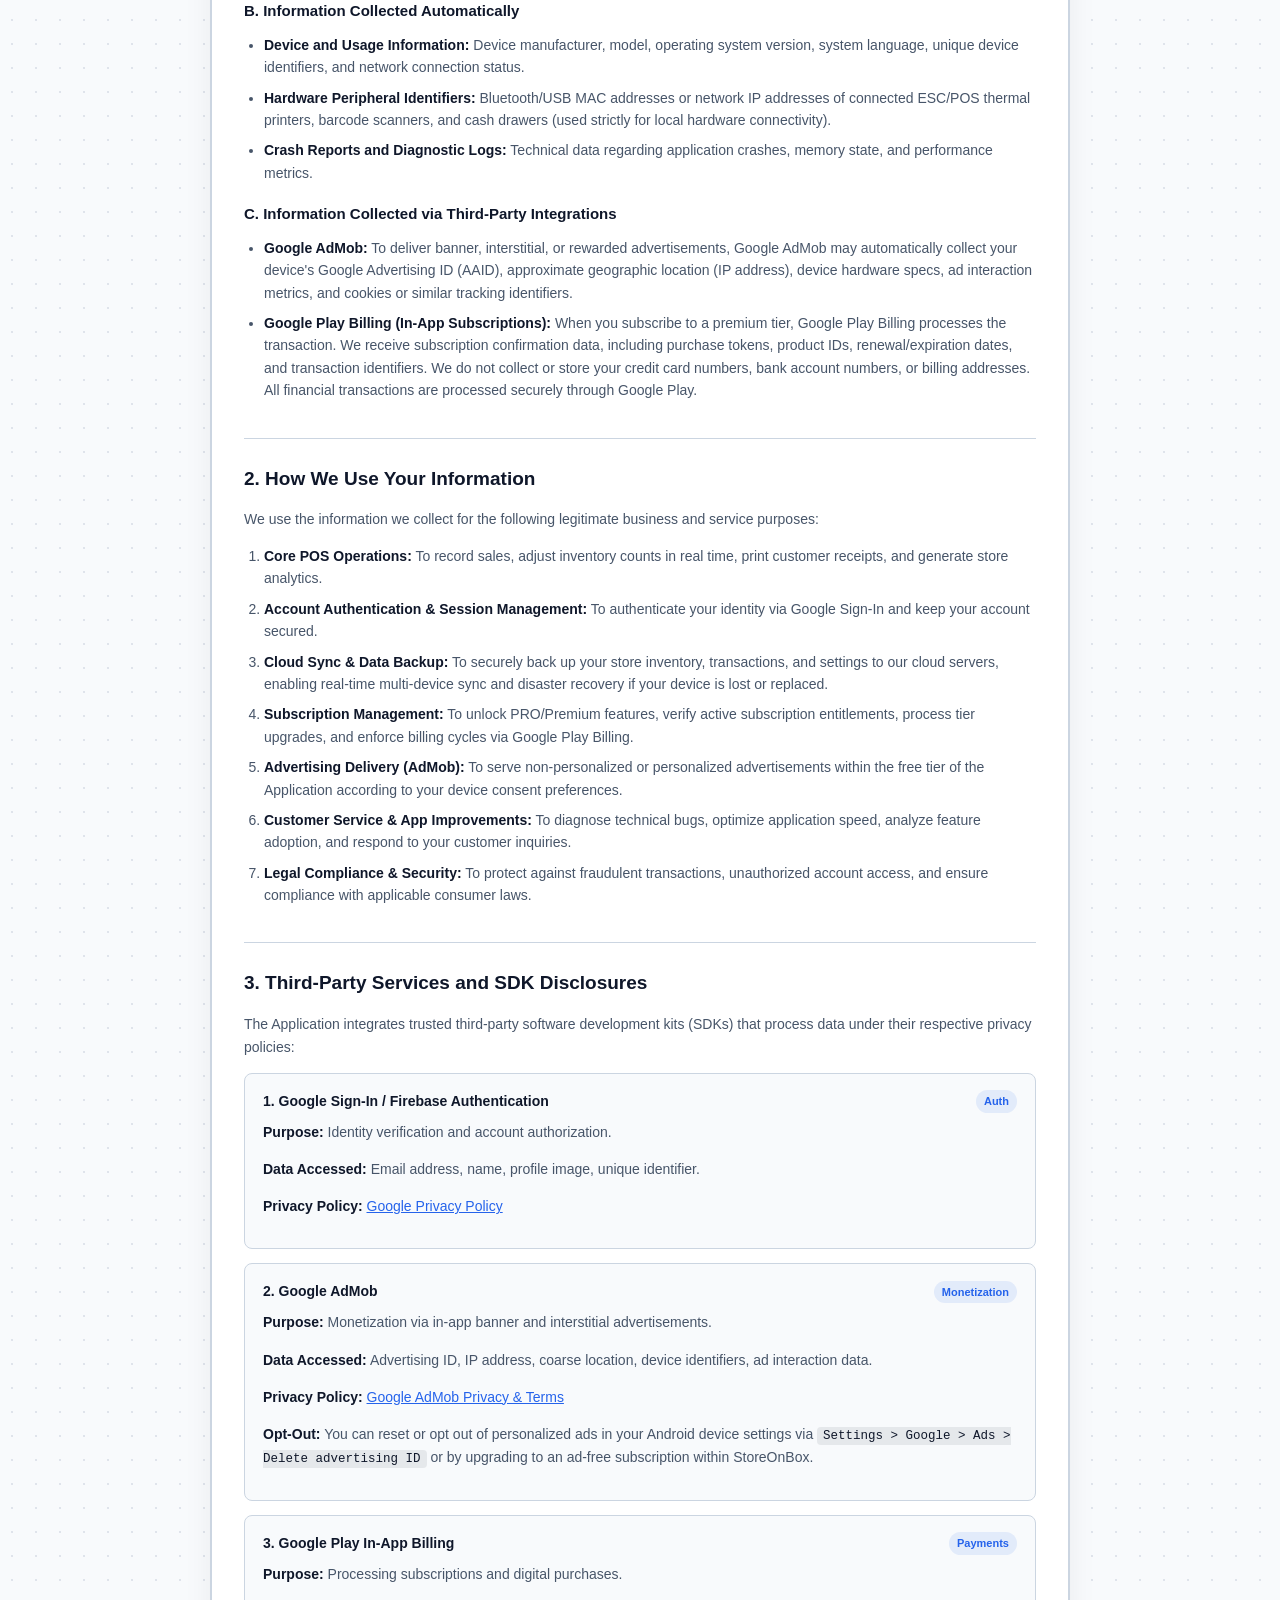
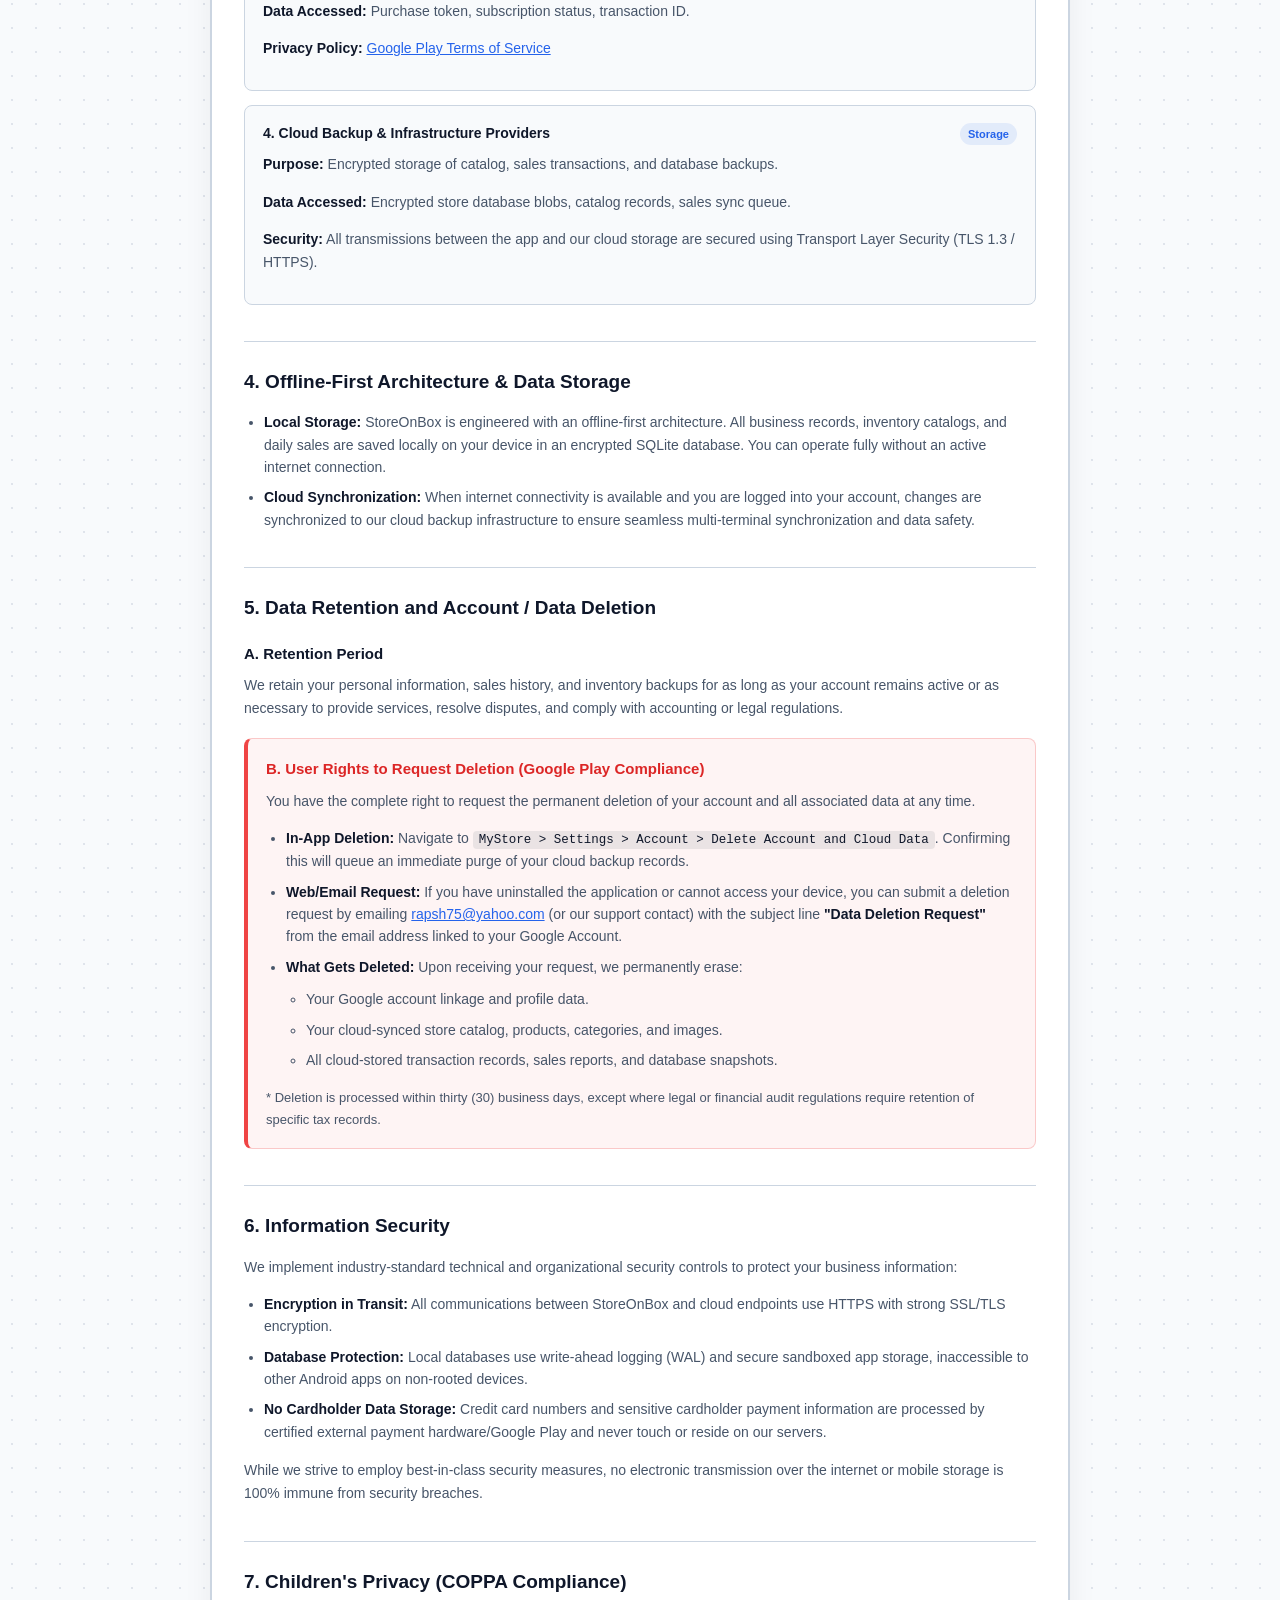
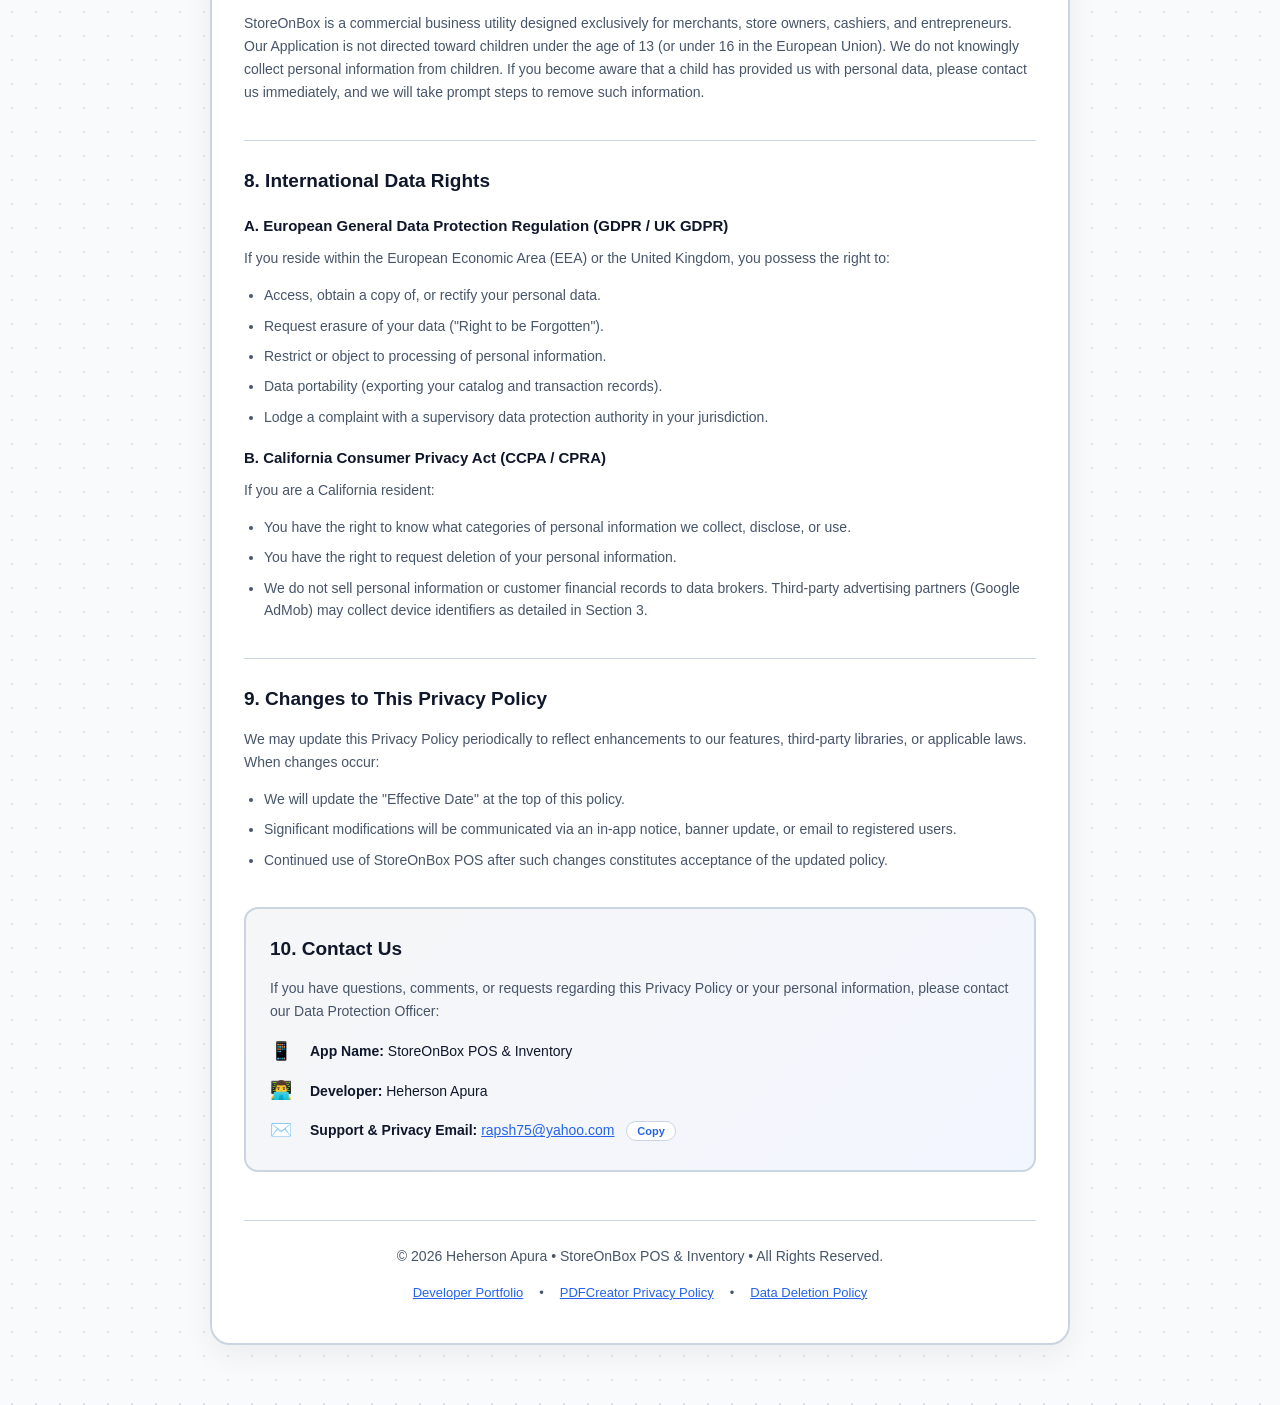
<file: storeonbox/index.html>
<!DOCTYPE html>
<html lang="en">
<head>
  <meta charset="UTF-8">
  <meta name="viewport" content="width=device-width, initial-scale=1.0">
  <title>Privacy Policy - StoreOnBox POS &amp; Inventory</title>
  <meta name="description" content="Official Privacy Policy for StoreOnBox POS &amp; Inventory by Heherson Apura. Details on data collection, Google Sign-In, AdMob, Google Play Billing, offline storage, and data deletion rights.">
  <meta name="robots" content="index, follow">
  
  <style>
    :root {
      --primary: #0B192C;
      --primary-light: #1E3E62;
      --accent: #2563EB;
      --accent-cyan: #00D2FF;
      --accent-coral: #FF5722;
      --success: #10B981;
      --warning: #F59E0B;
      --text: #0F172A;
      --text-muted: #475569;
      --bg: #F8FAFC;
      --card-bg: #FFFFFF;
      --border: #CBD5E1;
      --border-dark: #0B192C;
      --shadow-sm: 2px 2px 0px rgba(11, 25, 44, 0.15);
      --shadow-neo: 4px 4px 0px #0B192C;
      --radius-sm: 8px;
      --radius-md: 14px;
      --radius-lg: 20px;
      --radius-pill: 9999px;
    }

    @media (prefers-color-scheme: dark) {
      :root {
        --text: #F1F5F9;
        --text-muted: #94A3B8;
        --bg: #06101E;
        --card-bg: #0B192C;
        --border: #1E3E62;
        --border-dark: #38BDF8;
        --shadow-neo: 4px 4px 0px #1E3E62;
      }
    }

    * {
      box-sizing: border-box;
      margin: 0;
      padding: 0;
    }

    html {
      scroll-behavior: smooth;
    }

    body {
      font-family: -apple-system, BlinkMacSystemFont, "Segoe UI", Roboto, "Helvetica Neue", Arial, sans-serif;
      background-color: var(--bg);
      background-image: radial-gradient(rgba(148, 163, 184, 0.25) 1.2px, transparent 1.2px);
      background-size: 24px 24px;
      color: var(--text);
      line-height: 1.65;
      padding: 28px 16px 60px;
      -webkit-font-smoothing: antialiased;
    }

    .container {
      max-width: 860px;
      margin: 0 auto;
      background: var(--card-bg);
      padding: 40px 32px;
      border-radius: var(--radius-lg);
      box-shadow: 0 10px 30px rgba(0, 0, 0, 0.06);
      border: 2px solid var(--border);
    }

    /* Top Navigation */
    .top-nav {
      display: flex;
      justify-content: space-between;
      align-items: center;
      margin-bottom: 28px;
      padding-bottom: 18px;
      border-bottom: 2px solid var(--border);
      flex-wrap: wrap;
      gap: 12px;
    }

    .back-home {
      display: inline-flex;
      align-items: center;
      gap: 8px;
      font-size: 13px;
      font-weight: 700;
      color: var(--text);
      text-decoration: none;
      padding: 7px 16px;
      border: 2px solid var(--border);
      border-radius: var(--radius-pill);
      background: var(--bg);
      transition: all 0.2s ease;
    }

    .back-home:hover {
      background: var(--primary);
      color: #FFFFFF;
      border-color: var(--primary);
      transform: translateY(-1px);
    }

    .nav-badge-app {
      display: inline-flex;
      align-items: center;
      gap: 6px;
      font-size: 12px;
      font-weight: 800;
      color: var(--accent);
      background: rgba(37, 99, 235, 0.08);
      padding: 6px 14px;
      border-radius: var(--radius-pill);
      border: 1px solid rgba(37, 99, 235, 0.2);
    }

    /* Header */
    header {
      margin-bottom: 32px;
    }

    .app-icon-row {
      display: flex;
      align-items: center;
      gap: 14px;
      margin-bottom: 16px;
    }

    .app-icon-badge {
      width: 52px;
      height: 52px;
      background: linear-gradient(135deg, #0B192C 0%, #1E3E62 100%);
      color: var(--accent-cyan);
      border: 2px solid var(--border);
      border-radius: 14px;
      display: flex;
      align-items: center;
      justify-content: center;
      font-size: 26px;
      box-shadow: 2px 2px 0px rgba(0,0,0,0.15);
    }

    .app-title-group h1 {
      font-size: 28px;
      font-weight: 900;
      color: var(--text);
      line-height: 1.2;
      letter-spacing: -0.5px;
    }

    .meta-subtitle {
      font-size: 13px;
      color: var(--text-muted);
      font-weight: 600;
      margin-top: 4px;
    }

    .badges-row {
      display: flex;
      flex-wrap: wrap;
      gap: 8px;
      margin-top: 14px;
    }

    .dev-badge {
      display: inline-flex;
      align-items: center;
      gap: 6px;
      padding: 5px 12px;
      border-radius: 6px;
      background: rgba(11, 25, 44, 0.06);
      color: var(--text);
      font-weight: 700;
      font-size: 12px;
      border: 1px solid var(--border);
    }

    @media (prefers-color-scheme: dark) {
      .dev-badge {
        background: rgba(255, 255, 255, 0.06);
      }
    }

    .compliance-pill {
      display: inline-flex;
      align-items: center;
      gap: 6px;
      padding: 5px 12px;
      border-radius: 6px;
      background: rgba(16, 185, 129, 0.1);
      color: #059669;
      font-weight: 700;
      font-size: 12px;
      border: 1px solid rgba(16, 185, 129, 0.25);
    }

    @media (prefers-color-scheme: dark) {
      .compliance-pill {
        color: #34D399;
      }
    }

    /* Key Feature Highlights */
    .highlights-grid {
      display: grid;
      grid-template-columns: repeat(3, 1fr);
      gap: 14px;
      margin: 28px 0;
    }

    .highlight-card {
      background: var(--bg);
      border: 1px solid var(--border);
      border-radius: var(--radius-sm);
      padding: 16px;
      position: relative;
    }

    .highlight-card .h-icon {
      font-size: 22px;
      margin-bottom: 6px;
      display: block;
    }

    .highlight-card .h-title {
      font-size: 13px;
      font-weight: 800;
      color: var(--text);
      margin-bottom: 4px;
      text-transform: uppercase;
      letter-spacing: 0.5px;
    }

    .highlight-card .h-desc {
      font-size: 12px;
      color: var(--text-muted);
      line-height: 1.45;
    }

    /* Table of Contents */
    .toc-box {
      background: var(--bg);
      border: 1px solid var(--border);
      border-radius: var(--radius-md);
      padding: 18px 22px;
      margin: 26px 0 36px;
    }

    .toc-title {
      font-size: 14px;
      font-weight: 800;
      color: var(--text);
      text-transform: uppercase;
      letter-spacing: 0.5px;
      margin-bottom: 12px;
      display: flex;
      align-items: center;
      gap: 8px;
    }

    .toc-grid {
      display: grid;
      grid-template-columns: repeat(2, 1fr);
      gap: 8px 16px;
      list-style: none;
    }

    .toc-grid a {
      font-size: 13px;
      color: var(--accent);
      text-decoration: none;
      font-weight: 600;
      transition: color 0.15s ease;
      display: inline-flex;
      align-items: center;
      gap: 6px;
    }

    .toc-grid a:hover {
      color: var(--accent-coral);
      text-decoration: underline;
    }

    /* Content Typography */
    .policy-intro {
      font-size: 15px;
      color: var(--text);
      margin-bottom: 24px;
      line-height: 1.7;
    }

    .policy-section {
      margin-top: 36px;
      padding-top: 24px;
      border-top: 1px solid var(--border);
    }

    h2 {
      font-size: 19px;
      font-weight: 800;
      color: var(--text);
      margin-bottom: 14px;
      display: flex;
      align-items: center;
      gap: 10px;
    }

    h3 {
      font-size: 15px;
      font-weight: 700;
      color: var(--text);
      margin: 18px 0 8px;
    }

    p {
      font-size: 14px;
      color: var(--text-muted);
      margin-bottom: 14px;
      line-height: 1.65;
    }

    ul {
      margin: 10px 0 16px 20px;
    }

    li {
      font-size: 14px;
      color: var(--text-muted);
      margin-bottom: 8px;
      line-height: 1.6;
    }

    strong {
      color: var(--text);
    }

    code {
      font-family: SFMono-Regular, Consolas, "Liberation Mono", Menlo, monospace;
      font-size: 12.5px;
      background: rgba(11, 25, 44, 0.08);
      padding: 2px 6px;
      border-radius: 4px;
      color: var(--text);
    }

    @media (prefers-color-scheme: dark) {
      code {
        background: rgba(255, 255, 255, 0.1);
      }
    }

    /* Third party cards */
    .sdk-card {
      background: var(--bg);
      border: 1px solid var(--border);
      border-radius: var(--radius-sm);
      padding: 16px 18px;
      margin-bottom: 14px;
    }

    .sdk-title {
      font-size: 14px;
      font-weight: 800;
      color: var(--text);
      display: flex;
      align-items: center;
      justify-content: space-between;
      margin-bottom: 8px;
    }

    .sdk-badge {
      font-size: 11px;
      padding: 2px 8px;
      border-radius: var(--radius-pill);
      background: rgba(37, 99, 235, 0.1);
      color: var(--accent);
      font-weight: 700;
    }

    /* Deletion highlight box */
    .deletion-box {
      background: rgba(239, 68, 68, 0.06);
      border: 1px solid rgba(239, 68, 68, 0.25);
      border-left: 4px solid #EF4444;
      border-radius: var(--radius-sm);
      padding: 18px;
      margin: 18px 0;
    }

    .deletion-box h3 {
      margin-top: 0;
      color: #DC2626;
      font-size: 15px;
    }

    @media (prefers-color-scheme: dark) {
      .deletion-box h3 {
        color: #F87171;
      }
    }

    /* Contact Card */
    .contact-card {
      background: linear-gradient(135deg, rgba(11, 25, 44, 0.04) 0%, rgba(37, 99, 235, 0.06) 100%);
      border: 2px solid var(--border);
      border-radius: var(--radius-md);
      padding: 24px;
      margin-top: 36px;
    }

    .contact-card h2 {
      margin-bottom: 12px;
      border-bottom: none;
      padding-top: 0;
    }

    .contact-detail-row {
      display: flex;
      flex-direction: column;
      gap: 10px;
      margin-top: 14px;
    }

    .contact-item {
      display: flex;
      align-items: center;
      gap: 12px;
      font-size: 14px;
    }

    .contact-item .c-icon {
      font-size: 18px;
      width: 28px;
    }

    .copy-pill-btn {
      background: var(--card-bg);
      border: 1px solid var(--border);
      border-radius: var(--radius-pill);
      padding: 3px 10px;
      font-size: 11px;
      font-weight: 800;
      color: var(--accent);
      cursor: pointer;
      margin-left: 8px;
      transition: all 0.2s ease;
    }

    .copy-pill-btn:hover {
      background: var(--primary);
      color: #FFFFFF;
      border-color: var(--primary);
    }

    a {
      color: var(--accent);
      text-decoration: underline;
    }

    a:hover {
      color: var(--accent-coral);
    }

    /* Footer */
    footer {
      text-align: center;
      margin-top: 48px;
      padding-top: 24px;
      border-top: 1px solid var(--border);
      font-size: 13px;
      color: var(--text-muted);
    }

    .footer-links {
      display: flex;
      justify-content: center;
      gap: 16px;
      margin-top: 10px;
      flex-wrap: wrap;
    }

    /* Responsive */
    @media (max-width: 768px) {
      .container {
        padding: 24px 18px;
      }
      .highlights-grid {
        grid-template-columns: 1fr;
      }
      .toc-grid {
        grid-template-columns: 1fr;
      }
      .app-title-group h1 {
        font-size: 22px;
      }
    }
  </style>
</head>
<body>

  <div class="container">
    <!-- Top Navigation Bar -->
    <nav class="top-nav">
      <a href="../index.html" class="back-home">
        <span>←</span>
        <span>Heherson Montes Apura Portfolio</span>
      </a>
      <span class="nav-badge-app">StoreOnBox POS &amp; Inventory</span>
    </nav>

    <!-- Header Section -->
    <header>
      <div class="app-icon-row">
        <div class="app-icon-badge">📦</div>
        <div class="app-title-group">
          <h1>Privacy Policy for StoreOnBox POS</h1>
          <p class="meta-subtitle">Effective Date: November 10, 2026 &bull; Last Updated: November 10, 2026</p>
        </div>
      </div>

      <div class="badges-row">
        <span class="dev-badge">👨‍💻 Developer: Heherson Apura</span>
        <span class="dev-badge">📱 App: StoreOnBox POS &amp; Inventory</span>
        <span class="compliance-pill">✓ Google Play Compliant</span>
        <span class="compliance-pill">✓ GDPR &amp; CCPA Ready</span>
      </div>
    </header>

    <!-- Key Highlight Callouts -->
    <section class="highlights-grid">
      <div class="highlight-card">
        <span class="h-icon">🛡️</span>
        <div class="h-title">Offline-First Local Storage</div>
        <div class="h-desc">Your daily sales, inventory, and receipts are stored securely on your local device SQLite database. Fully usable without internet.</div>
      </div>
      <div class="highlight-card">
        <span class="h-icon">💳</span>
        <div class="h-title">Zero Financial Card Storage</div>
        <div class="h-desc">All premium subscriptions are processed directly through Google Play Billing. We never store credit cards, bank accounts, or billing addresses.</div>
      </div>
      <div class="highlight-card">
        <span class="h-icon">🗑️</span>
        <div class="h-title">Complete Data Deletion</div>
        <div class="h-desc">Full Google Play compliance. Delete your account and purge cloud backup records in-app or via email anytime.</div>
      </div>
    </section>

    <!-- Table of Contents -->
    <nav class="toc-box" aria-label="Table of contents">
      <div class="toc-title">📑 Quick Navigation</div>
      <ul class="toc-grid">
        <li><a href="#sec-1">1. Information We Collect</a></li>
        <li><a href="#sec-2">2. How We Use Your Information</a></li>
        <li><a href="#sec-3">3. Third-Party Services &amp; SDKs</a></li>
        <li><a href="#sec-4">4. Offline Architecture &amp; Storage</a></li>
        <li><a href="#sec-5">5. Data Retention &amp; Deletion</a></li>
        <li><a href="#sec-6">6. Information Security</a></li>
        <li><a href="#sec-7">7. Children's Privacy (COPPA)</a></li>
        <li><a href="#sec-8">8. International Data Rights</a></li>
        <li><a href="#sec-9">9. Changes to This Policy</a></li>
        <li><a href="#sec-10">10. Contact Us</a></li>
      </ul>
    </nav>

    <!-- Preamble -->
    <div class="policy-intro">
      <p>
        This Privacy Policy explains how <strong>StoreOnBox</strong> ("we", "our", or "us") collects, uses, discloses, and safeguards your information when you use our mobile application <strong>StoreOnBox POS &amp; Inventory</strong> (the "Application" or "App").
      </p>
      <p>
        Please read this Privacy Policy carefully. By downloading, accessing, or using the Application, you consent to the practices described in this Privacy Policy. If you do not agree with any terms of this policy, please do not access or use the Application.
      </p>
    </div>

    <!-- Section 1 -->
    <section id="sec-1" class="policy-section">
      <h2>1. Information We Collect</h2>
      <p>
        We collect information to provide, maintain, and improve our Point-of-Sale services, support cloud backups, process in-app subscriptions, and display relevant advertisements.
      </p>

      <h3>A. Information You Provide Directly</h3>
      <ul>
        <li>
          <strong>Account Information (Google Sign-In):</strong> When you sign in using Google Login, we receive basic profile information authorized by your Google Account permissions, including:
          <ul>
            <li>Full Name</li>
            <li>Email Address</li>
            <li>Profile Picture URL</li>
            <li>Unique Google User Identifier (OAuth UID)</li>
          </ul>
        </li>
        <li><strong>Store &amp; Business Profile Data:</strong> Business name, contact number, store address, currency preferences, tax rates, and receipt footer/header notes.</li>
        <li><strong>Catalog &amp; Inventory Data:</strong> Product names, stock quantities, SKU/barcodes, cost prices, retail selling prices, categories, and item photos.</li>
        <li><strong>Sales &amp; Transaction Records:</strong> Order receipts, payment methods (Cash, Card, Digital Wallet), timestamps, discount amounts, items purchased, and transaction status.</li>
        <li><strong>Customer Support Inquiries:</strong> Any feedback, correspondence, or bug reports you voluntarily submit to our support channels.</li>
      </ul>

      <h3>B. Information Collected Automatically</h3>
      <ul>
        <li><strong>Device and Usage Information:</strong> Device manufacturer, model, operating system version, system language, unique device identifiers, and network connection status.</li>
        <li><strong>Hardware Peripheral Identifiers:</strong> Bluetooth/USB MAC addresses or network IP addresses of connected ESC/POS thermal printers, barcode scanners, and cash drawers (used strictly for local hardware connectivity).</li>
        <li><strong>Crash Reports and Diagnostic Logs:</strong> Technical data regarding application crashes, memory state, and performance metrics.</li>
      </ul>

      <h3>C. Information Collected via Third-Party Integrations</h3>
      <ul>
        <li>
          <strong>Google AdMob:</strong> To deliver banner, interstitial, or rewarded advertisements, Google AdMob may automatically collect your device's Google Advertising ID (AAID), approximate geographic location (IP address), device hardware specs, ad interaction metrics, and cookies or similar tracking identifiers.
        </li>
        <li>
          <strong>Google Play Billing (In-App Subscriptions):</strong> When you subscribe to a premium tier, Google Play Billing processes the transaction. We receive subscription confirmation data, including purchase tokens, product IDs, renewal/expiration dates, and transaction identifiers. We do not collect or store your credit card numbers, bank account numbers, or billing addresses. All financial transactions are processed securely through Google Play.
        </li>
      </ul>
    </section>

    <!-- Section 2 -->
    <section id="sec-2" class="policy-section">
      <h2>2. How We Use Your Information</h2>
      <p>We use the information we collect for the following legitimate business and service purposes:</p>
      <ol style="margin-left: 20px;">
        <li style="margin-bottom: 8px;"><strong>Core POS Operations:</strong> To record sales, adjust inventory counts in real time, print customer receipts, and generate store analytics.</li>
        <li style="margin-bottom: 8px;"><strong>Account Authentication &amp; Session Management:</strong> To authenticate your identity via Google Sign-In and keep your account secured.</li>
        <li style="margin-bottom: 8px;"><strong>Cloud Sync &amp; Data Backup:</strong> To securely back up your store inventory, transactions, and settings to our cloud servers, enabling real-time multi-device sync and disaster recovery if your device is lost or replaced.</li>
        <li style="margin-bottom: 8px;"><strong>Subscription Management:</strong> To unlock PRO/Premium features, verify active subscription entitlements, process tier upgrades, and enforce billing cycles via Google Play Billing.</li>
        <li style="margin-bottom: 8px;"><strong>Advertising Delivery (AdMob):</strong> To serve non-personalized or personalized advertisements within the free tier of the Application according to your device consent preferences.</li>
        <li style="margin-bottom: 8px;"><strong>Customer Service &amp; App Improvements:</strong> To diagnose technical bugs, optimize application speed, analyze feature adoption, and respond to your customer inquiries.</li>
        <li style="margin-bottom: 8px;"><strong>Legal Compliance &amp; Security:</strong> To protect against fraudulent transactions, unauthorized account access, and ensure compliance with applicable consumer laws.</li>
      </ol>
    </section>

    <!-- Section 3 -->
    <section id="sec-3" class="policy-section">
      <h2>3. Third-Party Services and SDK Disclosures</h2>
      <p>The Application integrates trusted third-party software development kits (SDKs) that process data under their respective privacy policies:</p>

      <div class="sdk-card">
        <div class="sdk-title">
          <span>1. Google Sign-In / Firebase Authentication</span>
          <span class="sdk-badge">Auth</span>
        </div>
        <p><strong>Purpose:</strong> Identity verification and account authorization.</p>
        <p><strong>Data Accessed:</strong> Email address, name, profile image, unique identifier.</p>
        <p><strong>Privacy Policy:</strong> <a href="https://policies.google.com/privacy" target="_blank" rel="noopener noreferrer">Google Privacy Policy</a></p>
      </div>

      <div class="sdk-card">
        <div class="sdk-title">
          <span>2. Google AdMob</span>
          <span class="sdk-badge">Monetization</span>
        </div>
        <p><strong>Purpose:</strong> Monetization via in-app banner and interstitial advertisements.</p>
        <p><strong>Data Accessed:</strong> Advertising ID, IP address, coarse location, device identifiers, ad interaction data.</p>
        <p><strong>Privacy Policy:</strong> <a href="https://policies.google.com/technologies/ads" target="_blank" rel="noopener noreferrer">Google AdMob Privacy &amp; Terms</a></p>
        <p><strong>Opt-Out:</strong> You can reset or opt out of personalized ads in your Android device settings via <code>Settings &gt; Google &gt; Ads &gt; Delete advertising ID</code> or by upgrading to an ad-free subscription within StoreOnBox.</p>
      </div>

      <div class="sdk-card">
        <div class="sdk-title">
          <span>3. Google Play In-App Billing</span>
          <span class="sdk-badge">Payments</span>
        </div>
        <p><strong>Purpose:</strong> Processing subscriptions and digital purchases.</p>
        <p><strong>Data Accessed:</strong> Purchase token, subscription status, transaction ID.</p>
        <p><strong>Privacy Policy:</strong> <a href="https://play.google.com/intl/en_us/about/play-terms/" target="_blank" rel="noopener noreferrer">Google Play Terms of Service</a></p>
      </div>

      <div class="sdk-card">
        <div class="sdk-title">
          <span>4. Cloud Backup &amp; Infrastructure Providers</span>
          <span class="sdk-badge">Storage</span>
        </div>
        <p><strong>Purpose:</strong> Encrypted storage of catalog, sales transactions, and database backups.</p>
        <p><strong>Data Accessed:</strong> Encrypted store database blobs, catalog records, sales sync queue.</p>
        <p><strong>Security:</strong> All transmissions between the app and our cloud storage are secured using Transport Layer Security (TLS 1.3 / HTTPS).</p>
      </div>
    </section>

    <!-- Section 4 -->
    <section id="sec-4" class="policy-section">
      <h2>4. Offline-First Architecture &amp; Data Storage</h2>
      <ul>
        <li>
          <strong>Local Storage:</strong> StoreOnBox is engineered with an offline-first architecture. All business records, inventory catalogs, and daily sales are saved locally on your device in an encrypted SQLite database. You can operate fully without an active internet connection.
        </li>
        <li>
          <strong>Cloud Synchronization:</strong> When internet connectivity is available and you are logged into your account, changes are synchronized to our cloud backup infrastructure to ensure seamless multi-terminal synchronization and data safety.
        </li>
      </ul>
    </section>

    <!-- Section 5 -->
    <section id="sec-5" class="policy-section">
      <h2>5. Data Retention and Account / Data Deletion</h2>
      <h3>A. Retention Period</h3>
      <p>
        We retain your personal information, sales history, and inventory backups for as long as your account remains active or as necessary to provide services, resolve disputes, and comply with accounting or legal regulations.
      </p>

      <div class="deletion-box">
        <h3>B. User Rights to Request Deletion (Google Play Compliance)</h3>
        <p>You have the complete right to request the permanent deletion of your account and all associated data at any time.</p>
        <ul>
          <li><strong>In-App Deletion:</strong> Navigate to <code>MyStore &gt; Settings &gt; Account &gt; Delete Account and Cloud Data</code>. Confirming this will queue an immediate purge of your cloud backup records.</li>
          <li><strong>Web/Email Request:</strong> If you have uninstalled the application or cannot access your device, you can submit a deletion request by emailing <a href="mailto:rapsh75@yahoo.com?subject=Data%20Deletion%20Request">rapsh75@yahoo.com</a> (or our support contact) with the subject line <strong>"Data Deletion Request"</strong> from the email address linked to your Google Account.</li>
          <li>
            <strong>What Gets Deleted:</strong> Upon receiving your request, we permanently erase:
            <ul>
              <li>Your Google account linkage and profile data.</li>
              <li>Your cloud-synced store catalog, products, categories, and images.</li>
              <li>All cloud-stored transaction records, sales reports, and database snapshots.</li>
            </ul>
          </li>
        </ul>
        <p style="margin-bottom: 0; font-size: 13px;">
          * Deletion is processed within thirty (30) business days, except where legal or financial audit regulations require retention of specific tax records.
        </p>
      </div>
    </section>

    <!-- Section 6 -->
    <section id="sec-6" class="policy-section">
      <h2>6. Information Security</h2>
      <p>We implement industry-standard technical and organizational security controls to protect your business information:</p>
      <ul>
        <li><strong>Encryption in Transit:</strong> All communications between StoreOnBox and cloud endpoints use HTTPS with strong SSL/TLS encryption.</li>
        <li><strong>Database Protection:</strong> Local databases use write-ahead logging (WAL) and secure sandboxed app storage, inaccessible to other Android apps on non-rooted devices.</li>
        <li><strong>No Cardholder Data Storage:</strong> Credit card numbers and sensitive cardholder payment information are processed by certified external payment hardware/Google Play and never touch or reside on our servers.</li>
      </ul>
      <p>
        While we strive to employ best-in-class security measures, no electronic transmission over the internet or mobile storage is 100% immune from security breaches.
      </p>
    </section>

    <!-- Section 7 -->
    <section id="sec-7" class="policy-section">
      <h2>7. Children's Privacy (COPPA Compliance)</h2>
      <p>
        StoreOnBox is a commercial business utility designed exclusively for merchants, store owners, cashiers, and entrepreneurs. Our Application is not directed toward children under the age of 13 (or under 16 in the European Union). We do not knowingly collect personal information from children. If you become aware that a child has provided us with personal data, please contact us immediately, and we will take prompt steps to remove such information.
      </p>
    </section>

    <!-- Section 8 -->
    <section id="sec-8" class="policy-section">
      <h2>8. International Data Rights</h2>
      <h3>A. European General Data Protection Regulation (GDPR / UK GDPR)</h3>
      <p>If you reside within the European Economic Area (EEA) or the United Kingdom, you possess the right to:</p>
      <ul>
        <li>Access, obtain a copy of, or rectify your personal data.</li>
        <li>Request erasure of your data ("Right to be Forgotten").</li>
        <li>Restrict or object to processing of personal information.</li>
        <li>Data portability (exporting your catalog and transaction records).</li>
        <li>Lodge a complaint with a supervisory data protection authority in your jurisdiction.</li>
      </ul>

      <h3>B. California Consumer Privacy Act (CCPA / CPRA)</h3>
      <p>If you are a California resident:</p>
      <ul>
        <li>You have the right to know what categories of personal information we collect, disclose, or use.</li>
        <li>You have the right to request deletion of your personal information.</li>
        <li>We do not sell personal information or customer financial records to data brokers. Third-party advertising partners (Google AdMob) may collect device identifiers as detailed in Section 3.</li>
      </ul>
    </section>

    <!-- Section 9 -->
    <section id="sec-9" class="policy-section">
      <h2>9. Changes to This Privacy Policy</h2>
      <p>We may update this Privacy Policy periodically to reflect enhancements to our features, third-party libraries, or applicable laws. When changes occur:</p>
      <ul>
        <li>We will update the "Effective Date" at the top of this policy.</li>
        <li>Significant modifications will be communicated via an in-app notice, banner update, or email to registered users.</li>
        <li>Continued use of StoreOnBox POS after such changes constitutes acceptance of the updated policy.</li>
      </ul>
    </section>

    <!-- Section 10 -->
    <section id="sec-10" class="contact-card">
      <h2>10. Contact Us</h2>
      <p>If you have questions, comments, or requests regarding this Privacy Policy or your personal information, please contact our Data Protection Officer:</p>
      
      <div class="contact-detail-row">
        <div class="contact-item">
          <span class="c-icon">📱</span>
          <span><strong>App Name:</strong> StoreOnBox POS &amp; Inventory</span>
        </div>
        <div class="contact-item">
          <span class="c-icon">👨‍💻</span>
          <span><strong>Developer:</strong> Heherson Apura</span>
        </div>
        <div class="contact-item">
          <span class="c-icon">✉️</span>
          <span>
            <strong>Support &amp; Privacy Email:</strong> 
            <a href="mailto:rapsh75@yahoo.com">rapsh75@yahoo.com</a>
            <button id="copy-btn" class="copy-pill-btn" onclick="copyEmail()">Copy</button>
          </span>
        </div>
      </div>
    </section>

    <!-- Footer -->
    <footer>
      <p>&copy; 2026 Heherson Apura &bull; StoreOnBox POS &amp; Inventory &bull; All Rights Reserved.</p>
      <div class="footer-links">
        <a href="../index.html">Developer Portfolio</a>
        <span>&bull;</span>
        <a href="../policy-pdfscanner.html">PDFCreator Privacy Policy</a>
        <span>&bull;</span>
        <a href="#sec-5">Data Deletion Policy</a>
      </div>
    </footer>
  </div>

  <script>
    function copyEmail() {
      const email = 'rapsh75@yahoo.com';
      navigator.clipboard.writeText(email).then(() => {
        const btn = document.getElementById('copy-btn');
        btn.innerText = 'Copied! ✨';
        setTimeout(() => {
          btn.innerText = 'Copy';
        }, 2000);
      });
    }
  </script>
</body>
</html>
</file>
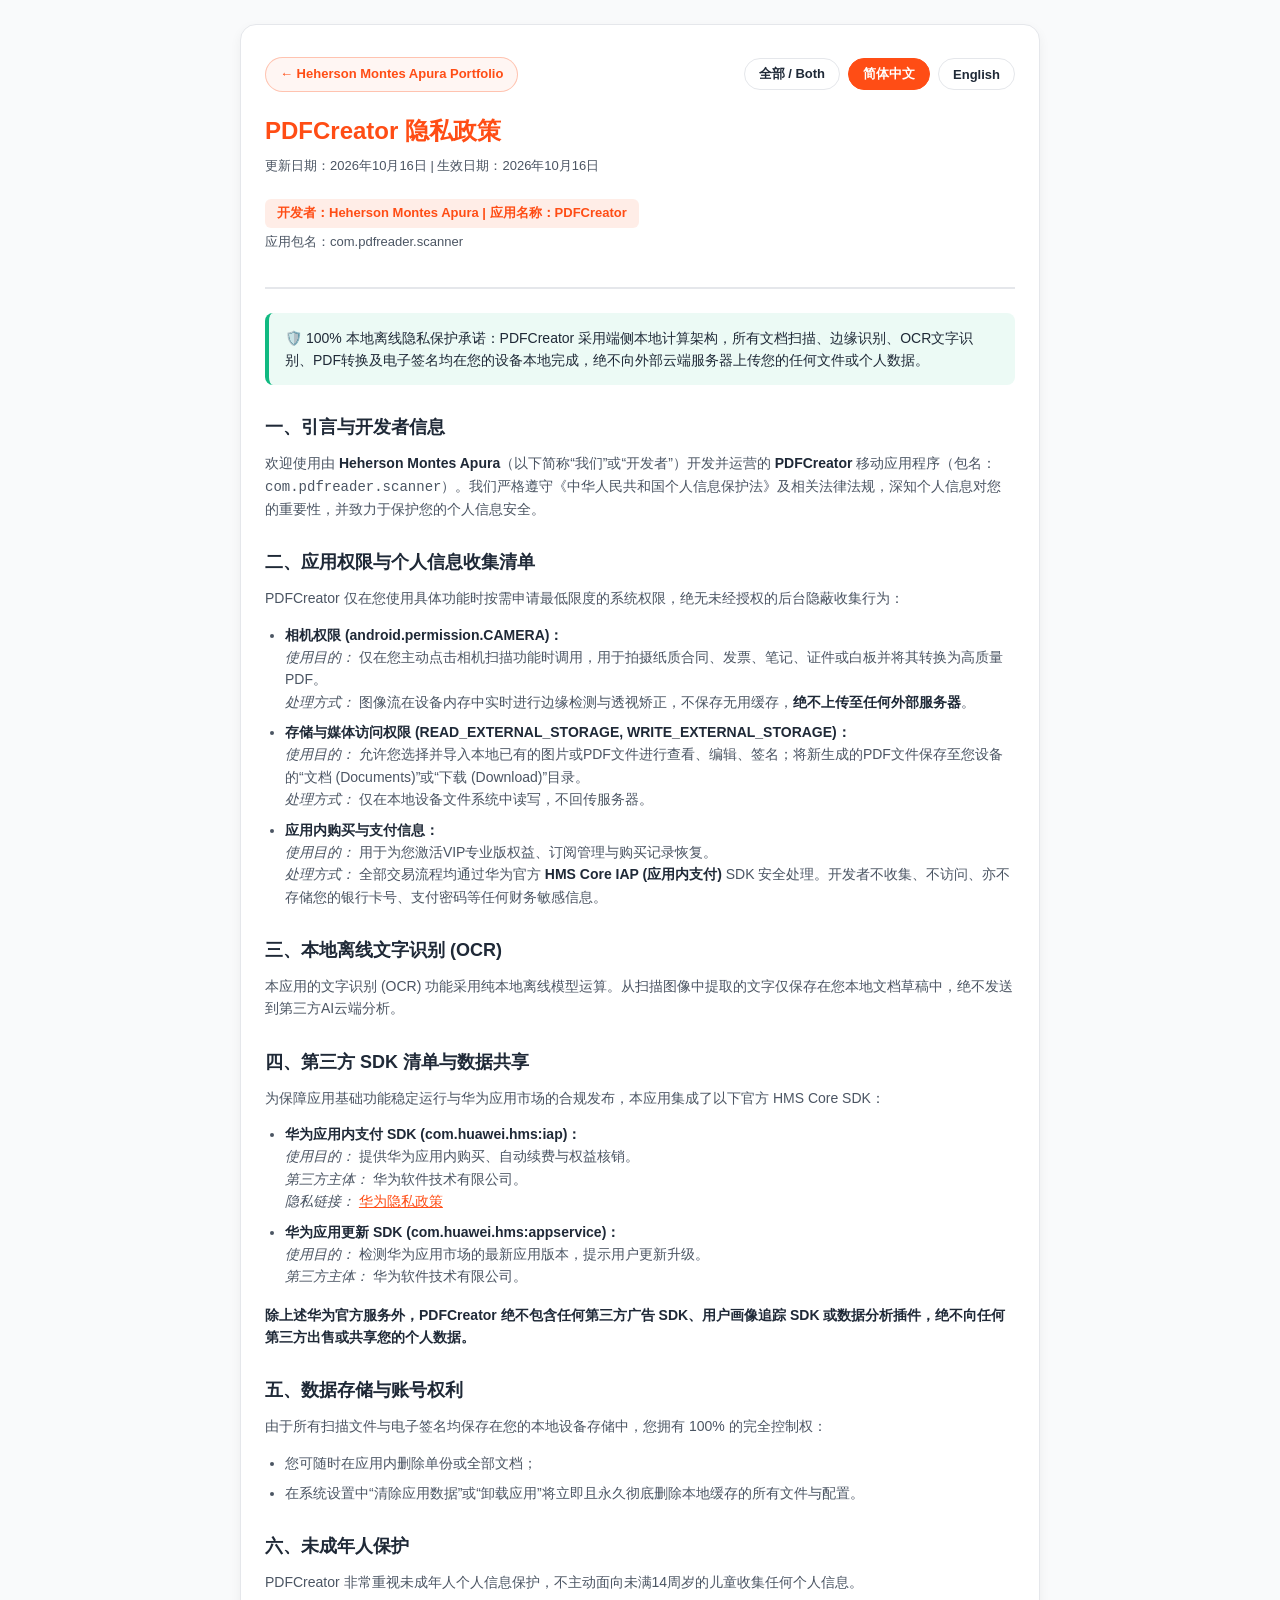
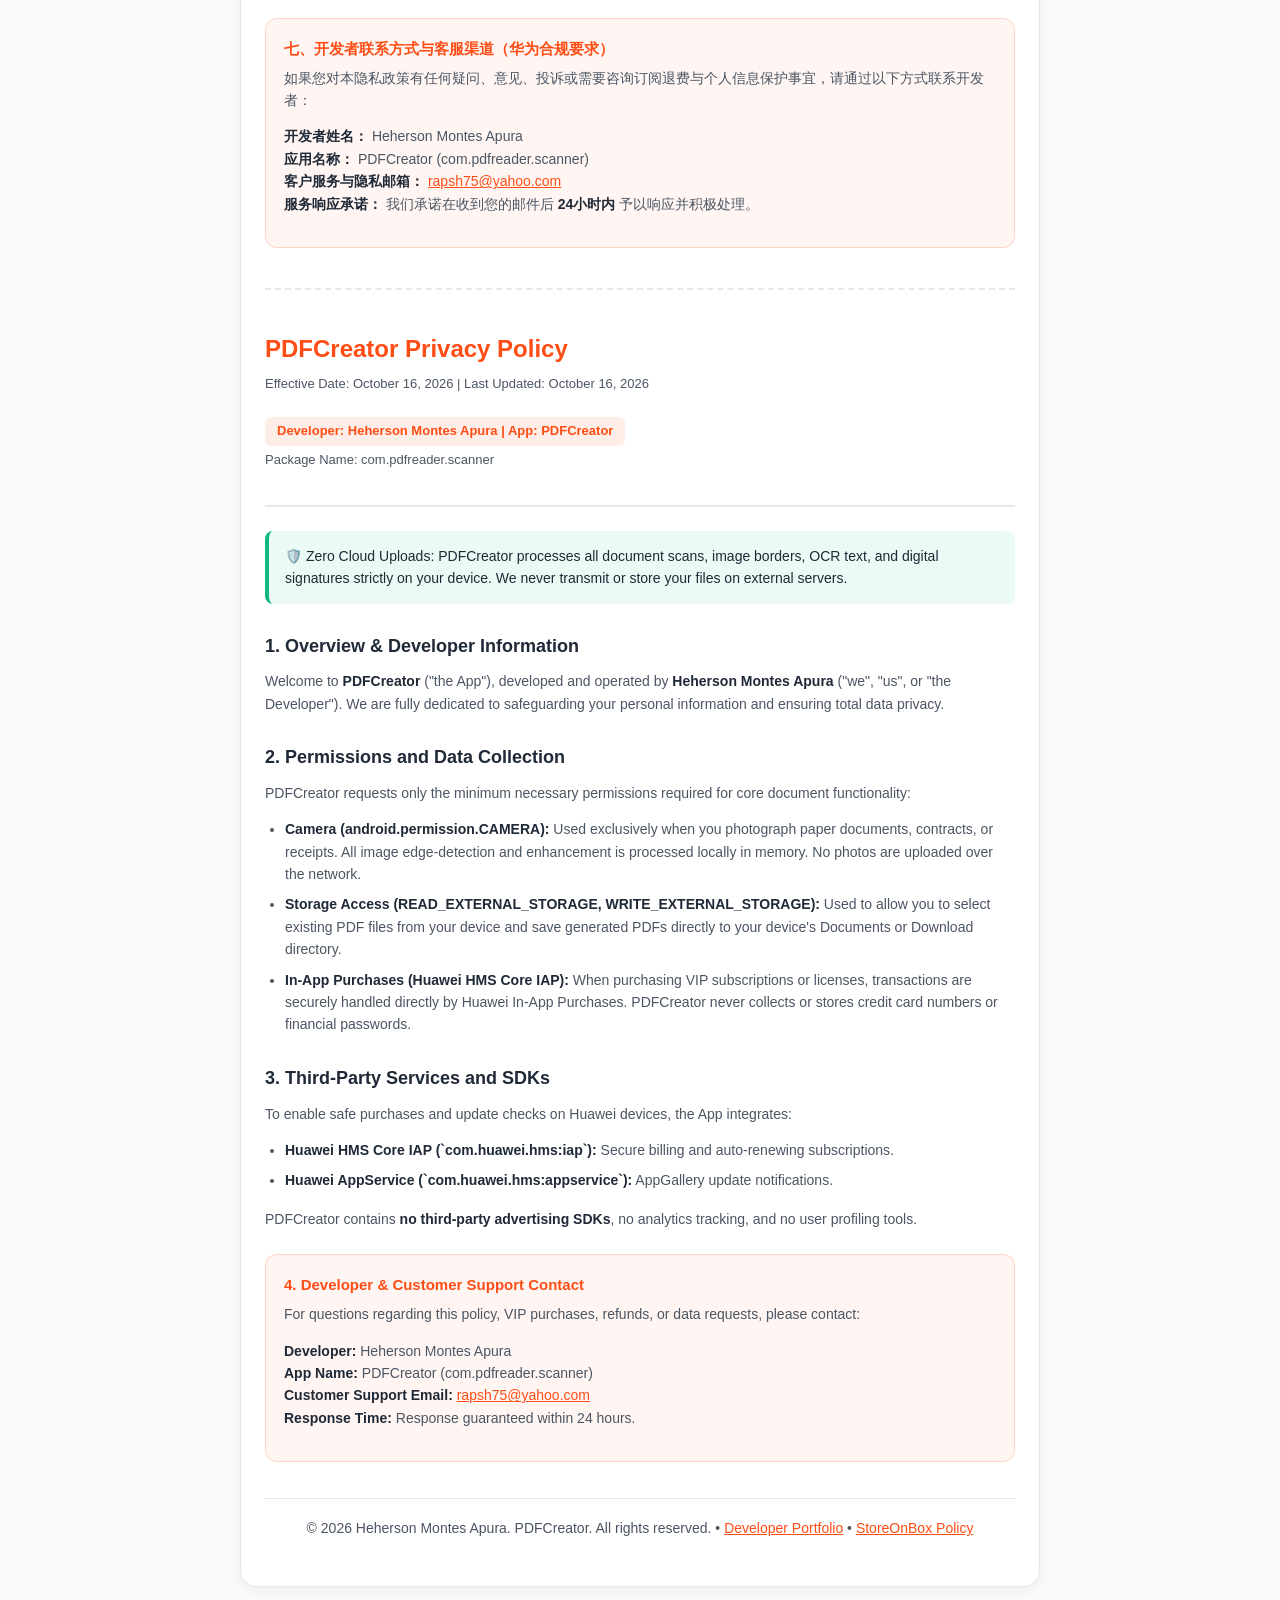
<file: policy-pdfscanner.html>
<!DOCTYPE html>
<html lang="zh-CN">
<head>
  <meta charset="UTF-8">
  <meta name="viewport" content="width=device-width, initial-scale=1.0">
  <title>PDFCreator 隐私政策 / Privacy Policy - Heherson Montes Apura</title>
  <style>
    :root {
      --primary: #FF4D15;
      --primary-dark: #E03E0B;
      --text: #1F2937;
      --text-muted: #4B5563;
      --bg: #F9FAFB;
      --card-bg: #FFFFFF;
      --border: #E5E7EB;
    }
    @media (prefers-color-scheme: dark) {
      :root {
        --text: #F3F4F6;
        --text-muted: #9CA3AF;
        --bg: #111827;
        --card-bg: #1F2937;
        --border: #374151;
      }
    }
    * {
      box-sizing: border-box;
      margin: 0;
      padding: 0;
    }
    body {
      font-family: -apple-system, BlinkMacSystemFont, "Segoe UI", Roboto, "PingFang SC", "Hiragino Sans GB", "Microsoft YaHei", sans-serif;
      background-color: var(--bg);
      color: var(--text);
      line-height: 1.6;
      padding: 24px 16px;
    }
    .container {
      max-width: 800px;
      margin: 0 auto;
      background: var(--card-bg);
      padding: 32px 24px;
      border-radius: 16px;
      box-shadow: 0 4px 12px rgba(0, 0, 0, 0.05);
      border: 1px solid var(--border);
    }
    .top-nav {
      display: flex;
      justify-content: space-between;
      align-items: center;
      margin-bottom: 20px;
      flex-wrap: wrap;
      gap: 12px;
    }
    .back-home {
      display: inline-flex;
      align-items: center;
      gap: 6px;
      font-size: 13px;
      font-weight: 700;
      color: var(--primary);
      text-decoration: none;
      padding: 6px 14px;
      border: 1px solid rgba(255, 77, 21, 0.3);
      border-radius: 20px;
      background: rgba(255, 77, 21, 0.05);
      transition: all 0.2s;
    }
    .back-home:hover {
      background: var(--primary);
      color: #fff;
    }
    .lang-switcher {
      display: flex;
      justify-content: flex-end;
      gap: 8px;
    }
    .lang-btn {
      padding: 6px 14px;
      border: 1px solid var(--border);
      border-radius: 20px;
      background: var(--card-bg);
      color: var(--text);
      font-size: 13px;
      font-weight: 600;
      cursor: pointer;
      text-decoration: none;
      transition: all 0.2s;
    }
    .lang-btn.active, .lang-btn:hover {
      background: var(--primary);
      color: #fff;
      border-color: var(--primary);
    }
    header {
      border-bottom: 2px solid var(--border);
      padding-bottom: 20px;
      margin-bottom: 24px;
    }
    h1 {
      font-size: 24px;
      font-weight: 800;
      color: var(--primary);
      margin-bottom: 6px;
    }
    .subtitle {
      font-size: 13px;
      color: var(--text-muted);
    }
    .dev-badge {
      display: inline-block;
      margin-top: 8px;
      padding: 4px 12px;
      border-radius: 6px;
      background: rgba(255, 77, 21, 0.1);
      color: var(--primary);
      font-weight: 700;
      font-size: 13px;
    }
    h2 {
      font-size: 18px;
      font-weight: 700;
      margin-top: 28px;
      margin-bottom: 10px;
      color: var(--text);
    }
    p {
      font-size: 14px;
      color: var(--text-muted);
      margin-bottom: 14px;
    }
    ul {
      margin-left: 20px;
      margin-bottom: 16px;
    }
    li {
      font-size: 14px;
      color: var(--text-muted);
      margin-bottom: 8px;
    }
    strong {
      color: var(--text);
    }
    .highlight-box {
      background: rgba(16, 185, 129, 0.08);
      border-left: 4px solid #10B981;
      padding: 14px 16px;
      border-radius: 8px;
      margin: 20px 0;
    }
    .highlight-box p {
      margin: 0;
      color: var(--text);
      font-weight: 500;
    }
    .contact-card {
      background: rgba(255, 77, 21, 0.05);
      border: 1px solid rgba(255, 77, 21, 0.2);
      border-radius: 12px;
      padding: 18px;
      margin-top: 24px;
    }
    .contact-card h3 {
      font-size: 15px;
      font-weight: 700;
      margin-bottom: 6px;
      color: var(--primary);
    }
    a {
      color: var(--primary);
      text-decoration: underline;
    }
    .section-divider {
      margin: 40px 0;
      border-top: 2px dashed var(--border);
    }
    footer {
      text-align: center;
      margin-top: 36px;
      font-size: 12px;
      color: var(--text-muted);
      border-top: 1px solid var(--border);
      padding-top: 18px;
    }
  </style>
  <script>
    function showLang(l) {
      document.getElementById('sec-zh').style.display = (l === 'zh' || l === 'all') ? 'block' : 'none';
      document.getElementById('sec-en').style.display = (l === 'en' || l === 'all') ? 'block' : 'none';
      document.getElementById('btn-zh').className = (l === 'zh') ? 'lang-btn active' : 'lang-btn';
      document.getElementById('btn-en').className = (l === 'en') ? 'lang-btn active' : 'lang-btn';
      document.getElementById('btn-all').className = (l === 'all') ? 'lang-btn active' : 'lang-btn';
    }
  </script>
</head>
<body>
  <div class="container">
    <div class="top-nav">
      <a href="index.html" class="back-home">← Heherson Montes Apura Portfolio</a>
      <div class="lang-switcher">
        <button id="btn-all" class="lang-btn" onclick="showLang('all')">全部 / Both</button>
        <button id="btn-zh" class="lang-btn active" onclick="showLang('zh')">简体中文</button>
        <button id="btn-en" class="lang-btn" onclick="showLang('en')">English</button>
      </div>
    </div>

    <!-- 简体中文版本 (CHINESE MAINLAND COMPLIANT - RULE 7.1) -->
    <div id="sec-zh">
      <header>
        <h1>PDFCreator 隐私政策</h1>
        <p class="subtitle">更新日期：2026年10月16日 | 生效日期：2026年10月16日</p>
        <div class="dev-badge">开发者：Heherson Montes Apura | 应用名称：PDFCreator</div>
        <p class="subtitle" style="margin-top: 4px;">应用包名：com.pdfreader.scanner</p>
      </header>

      <div class="highlight-box">
        <p>🛡️ 100% 本地离线隐私保护承诺：PDFCreator 采用端侧本地计算架构，所有文档扫描、边缘识别、OCR文字识别、PDF转换及电子签名均在您的设备本地完成，绝不向外部云端服务器上传您的任何文件或个人数据。</p>
      </div>

      <h2>一、引言与开发者信息</h2>
      <p>
        欢迎使用由 <strong>Heherson Montes Apura</strong>（以下简称“我们”或“开发者”）开发并运营的 <strong>PDFCreator</strong> 移动应用程序（包名：<code>com.pdfreader.scanner</code>）。我们严格遵守《中华人民共和国个人信息保护法》及相关法律法规，深知个人信息对您的重要性，并致力于保护您的个人信息安全。
      </p>

      <h2>二、应用权限与个人信息收集清单</h2>
      <p>PDFCreator 仅在您使用具体功能时按需申请最低限度的系统权限，绝无未经授权的后台隐蔽收集行为：</p>
      <ul>
        <li>
          <strong>相机权限 (android.permission.CAMERA)：</strong><br>
          <em>使用目的：</em> 仅在您主动点击相机扫描功能时调用，用于拍摄纸质合同、发票、笔记、证件或白板并将其转换为高质量PDF。<br>
          <em>处理方式：</em> 图像流在设备内存中实时进行边缘检测与透视矫正，不保存无用缓存，<strong>绝不上传至任何外部服务器</strong>。
        </li>
        <li>
          <strong>存储与媒体访问权限 (READ_EXTERNAL_STORAGE, WRITE_EXTERNAL_STORAGE)：</strong><br>
          <em>使用目的：</em> 允许您选择并导入本地已有的图片或PDF文件进行查看、编辑、签名；将新生成的PDF文件保存至您设备的“文档 (Documents)”或“下载 (Download)”目录。<br>
          <em>处理方式：</em> 仅在本地设备文件系统中读写，不回传服务器。
        </li>
        <li>
          <strong>应用内购买与支付信息：</strong><br>
          <em>使用目的：</em> 用于为您激活VIP专业版权益、订阅管理与购买记录恢复。<br>
          <em>处理方式：</em> 全部交易流程均通过华为官方 <strong>HMS Core IAP (应用内支付)</strong> SDK 安全处理。开发者不收集、不访问、亦不存储您的银行卡号、支付密码等任何财务敏感信息。
        </li>
      </ul>

      <h2>三、本地离线文字识别 (OCR)</h2>
      <p>
        本应用的文字识别 (OCR) 功能采用纯本地离线模型运算。从扫描图像中提取的文字仅保存在您本地文档草稿中，绝不发送到第三方AI云端分析。
      </p>

      <h2>四、第三方 SDK 清单与数据共享</h2>
      <p>为保障应用基础功能稳定运行与华为应用市场的合规发布，本应用集成了以下官方 HMS Core SDK：</p>
      <ul>
        <li>
          <strong>华为应用内支付 SDK (com.huawei.hms:iap)：</strong><br>
          <em>使用目的：</em> 提供华为应用内购买、自动续费与权益核销。<br>
          <em>第三方主体：</em> 华为软件技术有限公司。<br>
          <em>隐私链接：</em> <a href="https://consumer.huawei.com/cn/privacy/privacy-policy/" target="_blank" rel="noopener">华为隐私政策</a>
        </li>
        <li>
          <strong>华为应用更新 SDK (com.huawei.hms:appservice)：</strong><br>
          <em>使用目的：</em> 检测华为应用市场的最新应用版本，提示用户更新升级。<br>
          <em>第三方主体：</em> 华为软件技术有限公司。
        </li>
      </ul>
      <p><strong>除上述华为官方服务外，PDFCreator 绝不包含任何第三方广告 SDK、用户画像追踪 SDK 或数据分析插件，绝不向任何第三方出售或共享您的个人数据。</strong></p>

      <h2>五、数据存储与账号权利</h2>
      <p>
        由于所有扫描文件与电子签名均保存在您的本地设备存储中，您拥有 100% 的完全控制权：
      </p>
      <ul>
        <li>您可随时在应用内删除单份或全部文档；</li>
        <li>在系统设置中“清除应用数据”或“卸载应用”将立即且永久彻底删除本地缓存的所有文件与配置。</li>
      </ul>

      <h2>六、未成年人保护</h2>
      <p>PDFCreator 非常重视未成年人个人信息保护，不主动面向未满14周岁的儿童收集任何个人信息。</p>

      <div class="contact-card">
        <h3>七、开发者联系方式与客服渠道（华为合规要求）</h3>
        <p>如果您对本隐私政策有任何疑问、意见、投诉或需要咨询订阅退费与个人信息保护事宜，请通过以下方式联系开发者：</p>
        <p>
          <strong>开发者姓名：</strong> Heherson Montes Apura<br>
          <strong>应用名称：</strong> PDFCreator (com.pdfreader.scanner)<br>
          <strong>客户服务与隐私邮箱：</strong> <a href="mailto:rapsh75@yahoo.com">rapsh75@yahoo.com</a><br>
          <strong>服务响应承诺：</strong> 我们承诺在收到您的邮件后 <strong>24小时内</strong> 予以响应并积极处理。
        </p>
      </div>
    </div>

    <!-- 分割线 -->
    <div class="section-divider"></div>

    <!-- ENGLISH VERSION -->
    <div id="sec-en">
      <header>
        <h1>PDFCreator Privacy Policy</h1>
        <p class="subtitle">Effective Date: October 16, 2026 | Last Updated: October 16, 2026</p>
        <div class="dev-badge">Developer: Heherson Montes Apura | App: PDFCreator</div>
        <p class="subtitle" style="margin-top: 4px;">Package Name: com.pdfreader.scanner</p>
      </header>

      <div class="highlight-box">
        <p>🛡️ Zero Cloud Uploads: PDFCreator processes all document scans, image borders, OCR text, and digital signatures strictly on your device. We never transmit or store your files on external servers.</p>
      </div>

      <h2>1. Overview & Developer Information</h2>
      <p>
        Welcome to <strong>PDFCreator</strong> ("the App"), developed and operated by <strong>Heherson Montes Apura</strong> ("we", "us", or "the Developer"). We are fully dedicated to safeguarding your personal information and ensuring total data privacy.
      </p>

      <h2>2. Permissions and Data Collection</h2>
      <p>PDFCreator requests only the minimum necessary permissions required for core document functionality:</p>
      <ul>
        <li>
          <strong>Camera (android.permission.CAMERA):</strong> Used exclusively when you photograph paper documents, contracts, or receipts. All image edge-detection and enhancement is processed locally in memory. No photos are uploaded over the network.
        </li>
        <li>
          <strong>Storage Access (READ_EXTERNAL_STORAGE, WRITE_EXTERNAL_STORAGE):</strong> Used to allow you to select existing PDF files from your device and save generated PDFs directly to your device's Documents or Download directory.
        </li>
        <li>
          <strong>In-App Purchases (Huawei HMS Core IAP):</strong> When purchasing VIP subscriptions or licenses, transactions are securely handled directly by Huawei In-App Purchases. PDFCreator never collects or stores credit card numbers or financial passwords.
        </li>
      </ul>

      <h2>3. Third-Party Services and SDKs</h2>
      <p>To enable safe purchases and update checks on Huawei devices, the App integrates:</p>
      <ul>
        <li><strong>Huawei HMS Core IAP (`com.huawei.hms:iap`):</strong> Secure billing and auto-renewing subscriptions.</li>
        <li><strong>Huawei AppService (`com.huawei.hms:appservice`):</strong> AppGallery update notifications.</li>
      </ul>
      <p>PDFCreator contains <strong>no third-party advertising SDKs</strong>, no analytics tracking, and no user profiling tools.</p>

      <div class="contact-card">
        <h3>4. Developer & Customer Support Contact</h3>
        <p>For questions regarding this policy, VIP purchases, refunds, or data requests, please contact:</p>
        <p>
          <strong>Developer:</strong> Heherson Montes Apura<br>
          <strong>App Name:</strong> PDFCreator (com.pdfreader.scanner)<br>
          <strong>Customer Support Email:</strong> <a href="mailto:rapsh75@yahoo.com">rapsh75@yahoo.com</a><br>
          <strong>Response Time:</strong> Response guaranteed within 24 hours.
        </p>
      </div>
    </div>

    <footer>
      <p>&copy; 2026 Heherson Montes Apura. PDFCreator. All rights reserved. &bull; <a href="index.html">Developer Portfolio</a> &bull; <a href="policy-storeonbox.html">StoreOnBox Policy</a></p>
    </footer>
  </div>
</body>
</html>
</file>
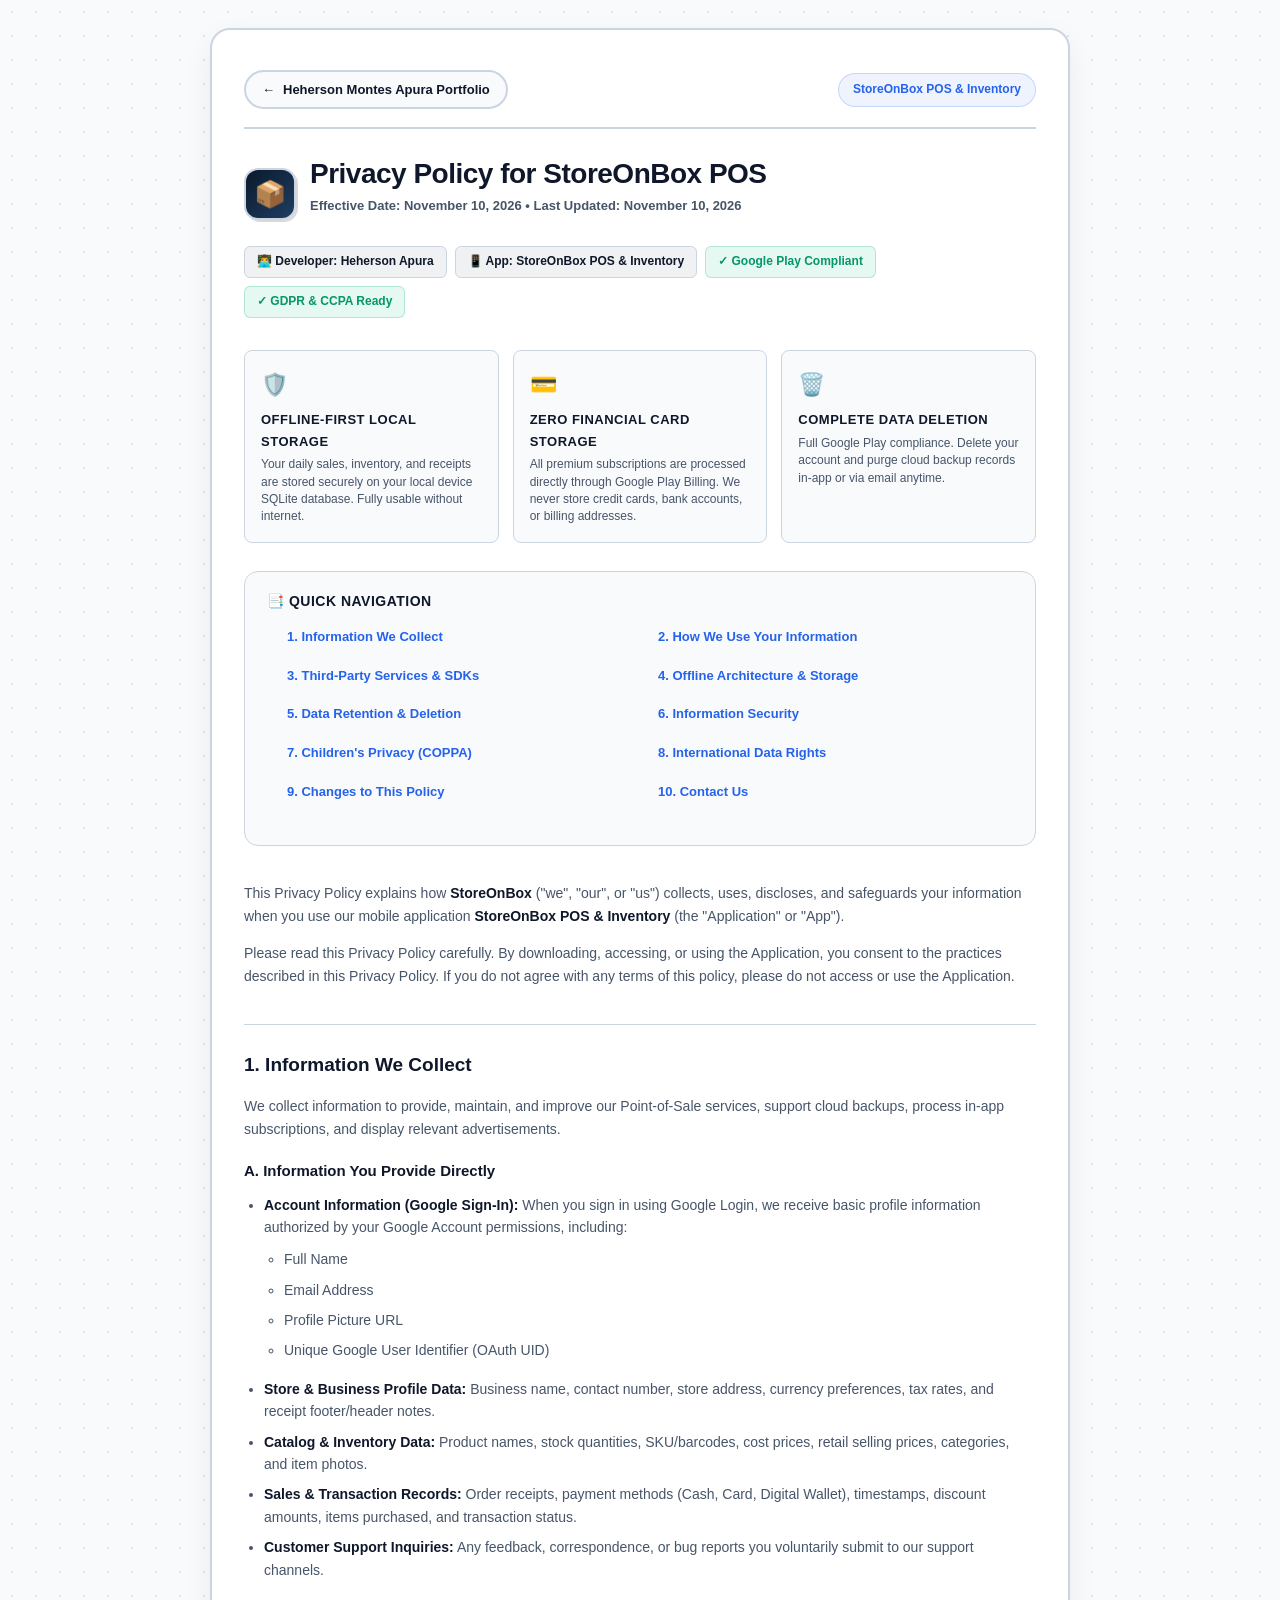
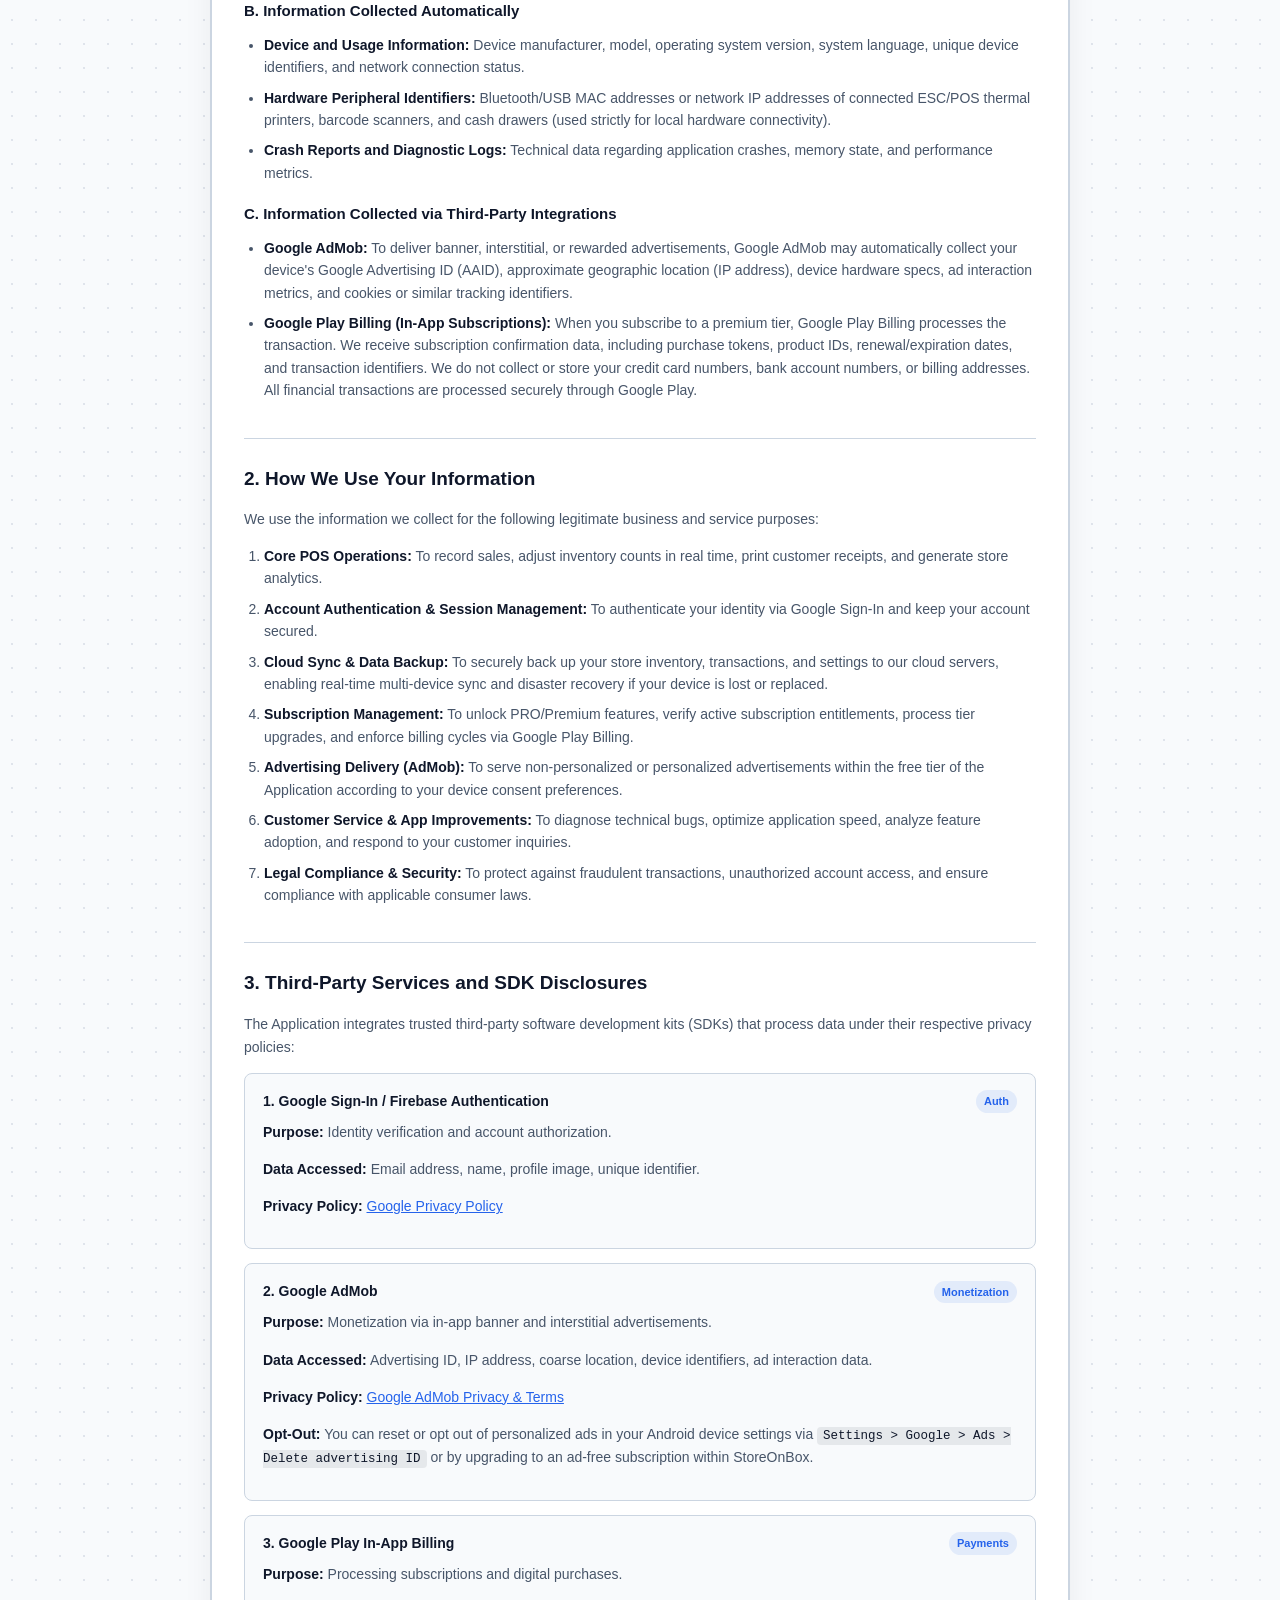
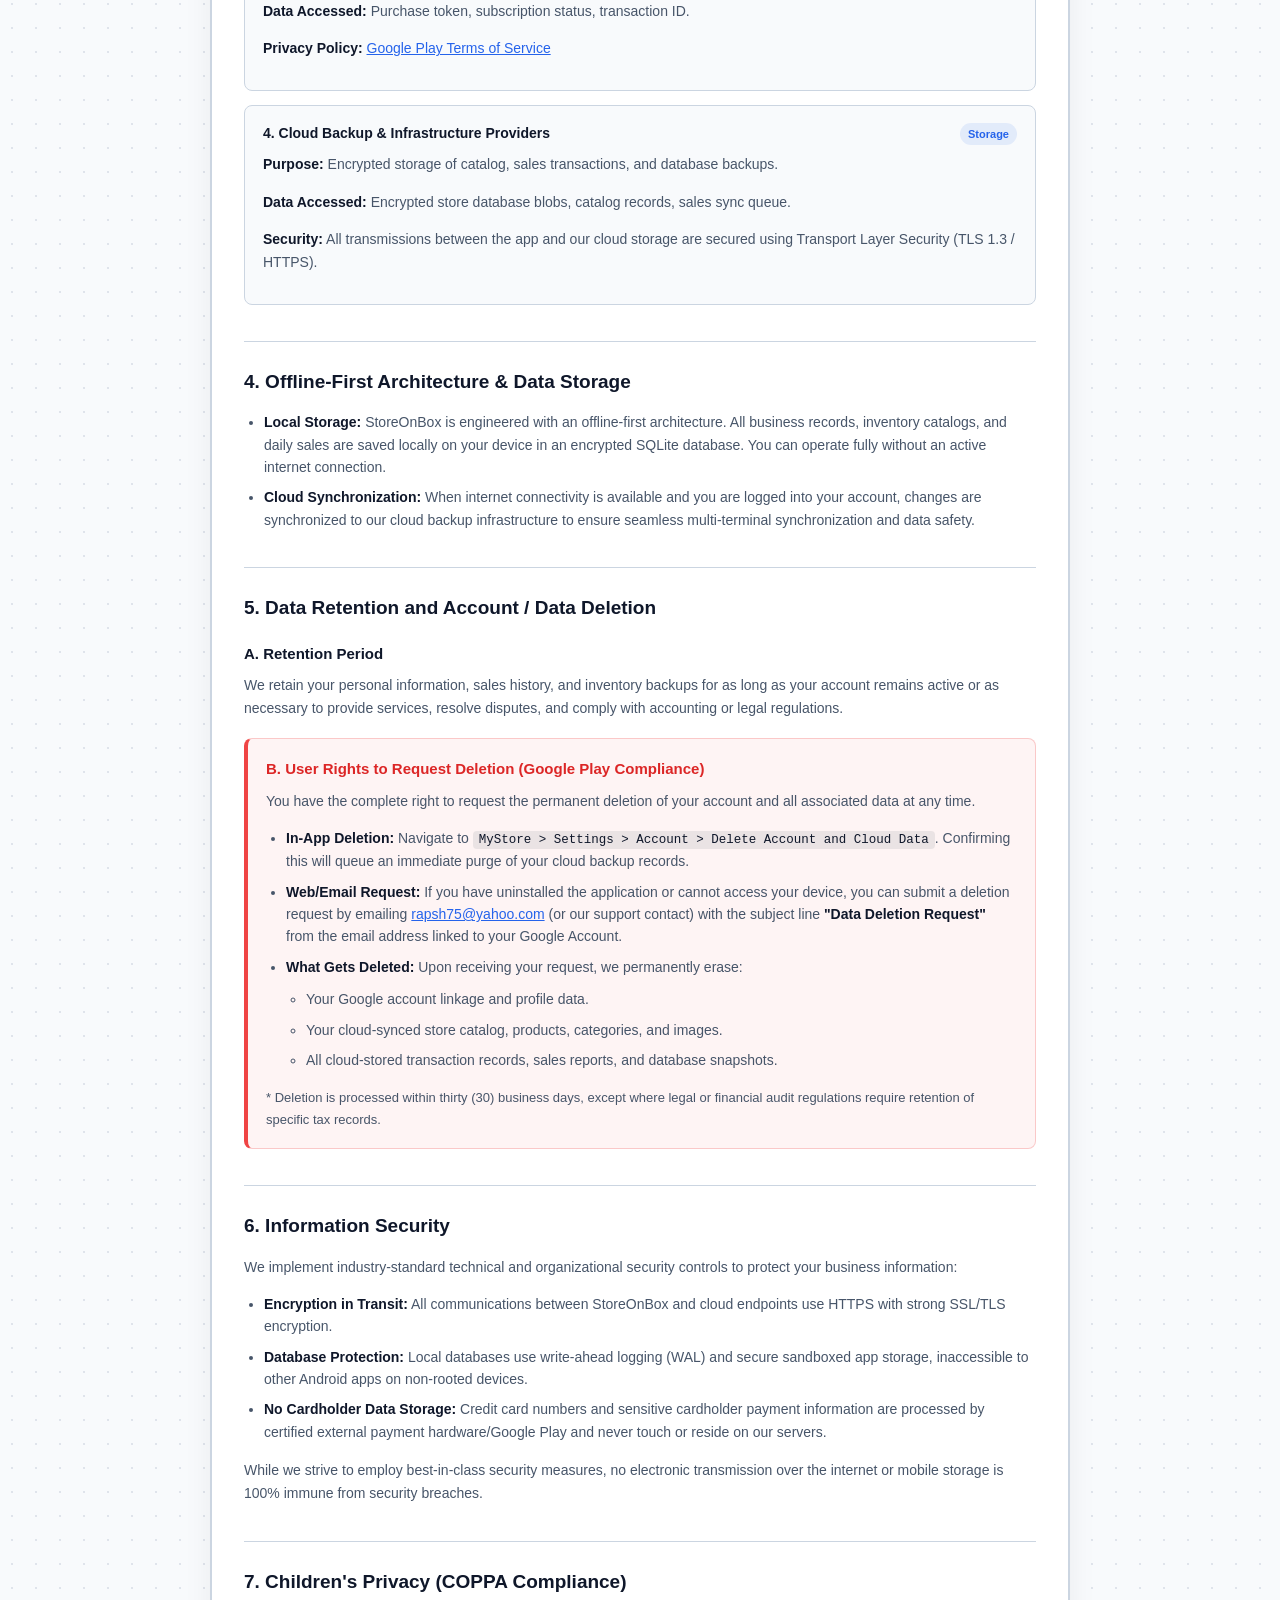
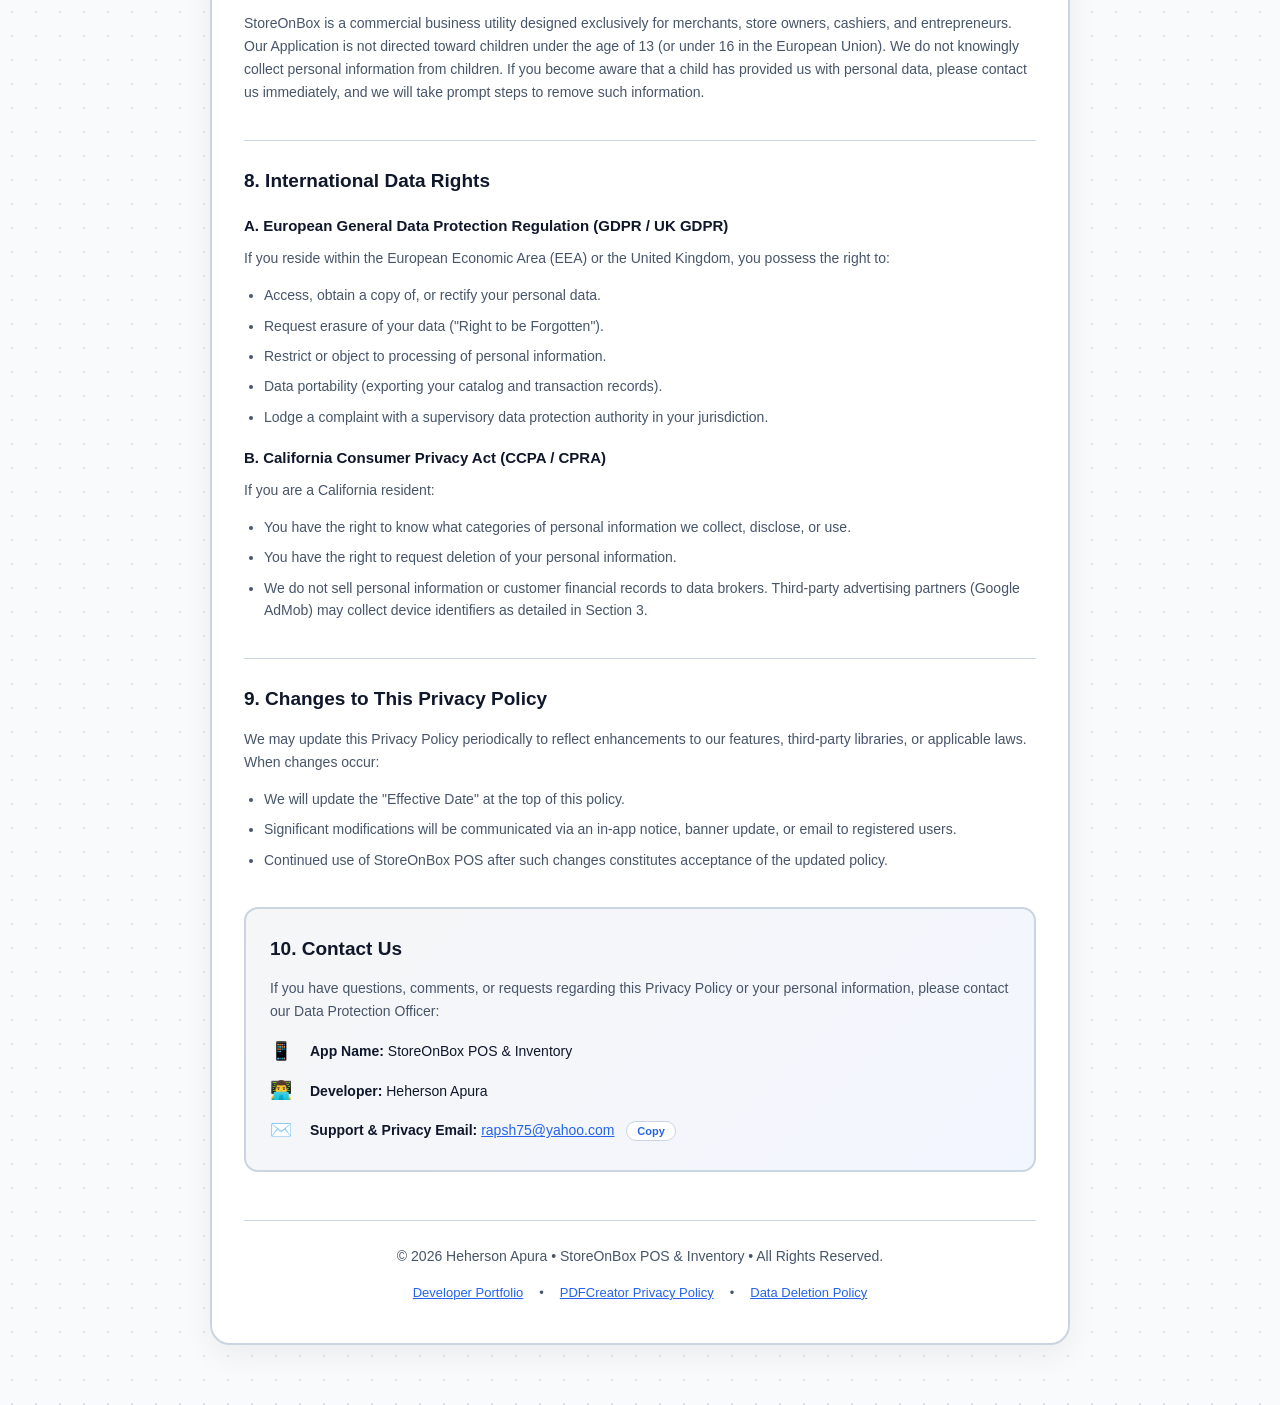
<file: policy-storeonbox.html>
<!DOCTYPE html>
<html lang="en">
<head>
  <meta charset="UTF-8">
  <meta name="viewport" content="width=device-width, initial-scale=1.0">
  <title>Privacy Policy - StoreOnBox POS &amp; Inventory</title>
  <meta name="description" content="Official Privacy Policy for StoreOnBox POS &amp; Inventory by Heherson Apura. Details on data collection, Google Sign-In, AdMob, Google Play Billing, offline storage, and data deletion rights.">
  <meta name="robots" content="index, follow">
  
  <style>
    :root {
      --primary: #0B192C;
      --primary-light: #1E3E62;
      --accent: #2563EB;
      --accent-cyan: #00D2FF;
      --accent-coral: #FF5722;
      --success: #10B981;
      --warning: #F59E0B;
      --text: #0F172A;
      --text-muted: #475569;
      --bg: #F8FAFC;
      --card-bg: #FFFFFF;
      --border: #CBD5E1;
      --border-dark: #0B192C;
      --shadow-sm: 2px 2px 0px rgba(11, 25, 44, 0.15);
      --shadow-neo: 4px 4px 0px #0B192C;
      --radius-sm: 8px;
      --radius-md: 14px;
      --radius-lg: 20px;
      --radius-pill: 9999px;
    }

    @media (prefers-color-scheme: dark) {
      :root {
        --text: #F1F5F9;
        --text-muted: #94A3B8;
        --bg: #06101E;
        --card-bg: #0B192C;
        --border: #1E3E62;
        --border-dark: #38BDF8;
        --shadow-neo: 4px 4px 0px #1E3E62;
      }
    }

    * {
      box-sizing: border-box;
      margin: 0;
      padding: 0;
    }

    html {
      scroll-behavior: smooth;
    }

    body {
      font-family: -apple-system, BlinkMacSystemFont, "Segoe UI", Roboto, "Helvetica Neue", Arial, sans-serif;
      background-color: var(--bg);
      background-image: radial-gradient(rgba(148, 163, 184, 0.25) 1.2px, transparent 1.2px);
      background-size: 24px 24px;
      color: var(--text);
      line-height: 1.65;
      padding: 28px 16px 60px;
      -webkit-font-smoothing: antialiased;
    }

    .container {
      max-width: 860px;
      margin: 0 auto;
      background: var(--card-bg);
      padding: 40px 32px;
      border-radius: var(--radius-lg);
      box-shadow: 0 10px 30px rgba(0, 0, 0, 0.06);
      border: 2px solid var(--border);
    }

    /* Top Navigation */
    .top-nav {
      display: flex;
      justify-content: space-between;
      align-items: center;
      margin-bottom: 28px;
      padding-bottom: 18px;
      border-bottom: 2px solid var(--border);
      flex-wrap: wrap;
      gap: 12px;
    }

    .back-home {
      display: inline-flex;
      align-items: center;
      gap: 8px;
      font-size: 13px;
      font-weight: 700;
      color: var(--text);
      text-decoration: none;
      padding: 7px 16px;
      border: 2px solid var(--border);
      border-radius: var(--radius-pill);
      background: var(--bg);
      transition: all 0.2s ease;
    }

    .back-home:hover {
      background: var(--primary);
      color: #FFFFFF;
      border-color: var(--primary);
      transform: translateY(-1px);
    }

    .nav-badge-app {
      display: inline-flex;
      align-items: center;
      gap: 6px;
      font-size: 12px;
      font-weight: 800;
      color: var(--accent);
      background: rgba(37, 99, 235, 0.08);
      padding: 6px 14px;
      border-radius: var(--radius-pill);
      border: 1px solid rgba(37, 99, 235, 0.2);
    }

    /* Header */
    header {
      margin-bottom: 32px;
    }

    .app-icon-row {
      display: flex;
      align-items: center;
      gap: 14px;
      margin-bottom: 16px;
    }

    .app-icon-badge {
      width: 52px;
      height: 52px;
      background: linear-gradient(135deg, #0B192C 0%, #1E3E62 100%);
      color: var(--accent-cyan);
      border: 2px solid var(--border);
      border-radius: 14px;
      display: flex;
      align-items: center;
      justify-content: center;
      font-size: 26px;
      box-shadow: 2px 2px 0px rgba(0,0,0,0.15);
    }

    .app-title-group h1 {
      font-size: 28px;
      font-weight: 900;
      color: var(--text);
      line-height: 1.2;
      letter-spacing: -0.5px;
    }

    .meta-subtitle {
      font-size: 13px;
      color: var(--text-muted);
      font-weight: 600;
      margin-top: 4px;
    }

    .badges-row {
      display: flex;
      flex-wrap: wrap;
      gap: 8px;
      margin-top: 14px;
    }

    .dev-badge {
      display: inline-flex;
      align-items: center;
      gap: 6px;
      padding: 5px 12px;
      border-radius: 6px;
      background: rgba(11, 25, 44, 0.06);
      color: var(--text);
      font-weight: 700;
      font-size: 12px;
      border: 1px solid var(--border);
    }

    @media (prefers-color-scheme: dark) {
      .dev-badge {
        background: rgba(255, 255, 255, 0.06);
      }
    }

    .compliance-pill {
      display: inline-flex;
      align-items: center;
      gap: 6px;
      padding: 5px 12px;
      border-radius: 6px;
      background: rgba(16, 185, 129, 0.1);
      color: #059669;
      font-weight: 700;
      font-size: 12px;
      border: 1px solid rgba(16, 185, 129, 0.25);
    }

    @media (prefers-color-scheme: dark) {
      .compliance-pill {
        color: #34D399;
      }
    }

    /* Key Feature Highlights */
    .highlights-grid {
      display: grid;
      grid-template-columns: repeat(3, 1fr);
      gap: 14px;
      margin: 28px 0;
    }

    .highlight-card {
      background: var(--bg);
      border: 1px solid var(--border);
      border-radius: var(--radius-sm);
      padding: 16px;
      position: relative;
    }

    .highlight-card .h-icon {
      font-size: 22px;
      margin-bottom: 6px;
      display: block;
    }

    .highlight-card .h-title {
      font-size: 13px;
      font-weight: 800;
      color: var(--text);
      margin-bottom: 4px;
      text-transform: uppercase;
      letter-spacing: 0.5px;
    }

    .highlight-card .h-desc {
      font-size: 12px;
      color: var(--text-muted);
      line-height: 1.45;
    }

    /* Table of Contents */
    .toc-box {
      background: var(--bg);
      border: 1px solid var(--border);
      border-radius: var(--radius-md);
      padding: 18px 22px;
      margin: 26px 0 36px;
    }

    .toc-title {
      font-size: 14px;
      font-weight: 800;
      color: var(--text);
      text-transform: uppercase;
      letter-spacing: 0.5px;
      margin-bottom: 12px;
      display: flex;
      align-items: center;
      gap: 8px;
    }

    .toc-grid {
      display: grid;
      grid-template-columns: repeat(2, 1fr);
      gap: 8px 16px;
      list-style: none;
    }

    .toc-grid a {
      font-size: 13px;
      color: var(--accent);
      text-decoration: none;
      font-weight: 600;
      transition: color 0.15s ease;
      display: inline-flex;
      align-items: center;
      gap: 6px;
    }

    .toc-grid a:hover {
      color: var(--accent-coral);
      text-decoration: underline;
    }

    /* Content Typography */
    .policy-intro {
      font-size: 15px;
      color: var(--text);
      margin-bottom: 24px;
      line-height: 1.7;
    }

    .policy-section {
      margin-top: 36px;
      padding-top: 24px;
      border-top: 1px solid var(--border);
    }

    h2 {
      font-size: 19px;
      font-weight: 800;
      color: var(--text);
      margin-bottom: 14px;
      display: flex;
      align-items: center;
      gap: 10px;
    }

    h3 {
      font-size: 15px;
      font-weight: 700;
      color: var(--text);
      margin: 18px 0 8px;
    }

    p {
      font-size: 14px;
      color: var(--text-muted);
      margin-bottom: 14px;
      line-height: 1.65;
    }

    ul {
      margin: 10px 0 16px 20px;
    }

    li {
      font-size: 14px;
      color: var(--text-muted);
      margin-bottom: 8px;
      line-height: 1.6;
    }

    strong {
      color: var(--text);
    }

    code {
      font-family: SFMono-Regular, Consolas, "Liberation Mono", Menlo, monospace;
      font-size: 12.5px;
      background: rgba(11, 25, 44, 0.08);
      padding: 2px 6px;
      border-radius: 4px;
      color: var(--text);
    }

    @media (prefers-color-scheme: dark) {
      code {
        background: rgba(255, 255, 255, 0.1);
      }
    }

    /* Third party cards */
    .sdk-card {
      background: var(--bg);
      border: 1px solid var(--border);
      border-radius: var(--radius-sm);
      padding: 16px 18px;
      margin-bottom: 14px;
    }

    .sdk-title {
      font-size: 14px;
      font-weight: 800;
      color: var(--text);
      display: flex;
      align-items: center;
      justify-content: space-between;
      margin-bottom: 8px;
    }

    .sdk-badge {
      font-size: 11px;
      padding: 2px 8px;
      border-radius: var(--radius-pill);
      background: rgba(37, 99, 235, 0.1);
      color: var(--accent);
      font-weight: 700;
    }

    /* Deletion highlight box */
    .deletion-box {
      background: rgba(239, 68, 68, 0.06);
      border: 1px solid rgba(239, 68, 68, 0.25);
      border-left: 4px solid #EF4444;
      border-radius: var(--radius-sm);
      padding: 18px;
      margin: 18px 0;
    }

    .deletion-box h3 {
      margin-top: 0;
      color: #DC2626;
      font-size: 15px;
    }

    @media (prefers-color-scheme: dark) {
      .deletion-box h3 {
        color: #F87171;
      }
    }

    /* Contact Card */
    .contact-card {
      background: linear-gradient(135deg, rgba(11, 25, 44, 0.04) 0%, rgba(37, 99, 235, 0.06) 100%);
      border: 2px solid var(--border);
      border-radius: var(--radius-md);
      padding: 24px;
      margin-top: 36px;
    }

    .contact-card h2 {
      margin-bottom: 12px;
      border-bottom: none;
      padding-top: 0;
    }

    .contact-detail-row {
      display: flex;
      flex-direction: column;
      gap: 10px;
      margin-top: 14px;
    }

    .contact-item {
      display: flex;
      align-items: center;
      gap: 12px;
      font-size: 14px;
    }

    .contact-item .c-icon {
      font-size: 18px;
      width: 28px;
    }

    .copy-pill-btn {
      background: var(--card-bg);
      border: 1px solid var(--border);
      border-radius: var(--radius-pill);
      padding: 3px 10px;
      font-size: 11px;
      font-weight: 800;
      color: var(--accent);
      cursor: pointer;
      margin-left: 8px;
      transition: all 0.2s ease;
    }

    .copy-pill-btn:hover {
      background: var(--primary);
      color: #FFFFFF;
      border-color: var(--primary);
    }

    a {
      color: var(--accent);
      text-decoration: underline;
    }

    a:hover {
      color: var(--accent-coral);
    }

    /* Footer */
    footer {
      text-align: center;
      margin-top: 48px;
      padding-top: 24px;
      border-top: 1px solid var(--border);
      font-size: 13px;
      color: var(--text-muted);
    }

    .footer-links {
      display: flex;
      justify-content: center;
      gap: 16px;
      margin-top: 10px;
      flex-wrap: wrap;
    }

    /* Responsive */
    @media (max-width: 768px) {
      .container {
        padding: 24px 18px;
      }
      .highlights-grid {
        grid-template-columns: 1fr;
      }
      .toc-grid {
        grid-template-columns: 1fr;
      }
      .app-title-group h1 {
        font-size: 22px;
      }
    }
  </style>
</head>
<body>

  <div class="container">
    <!-- Top Navigation Bar -->
    <nav class="top-nav">
      <a href="index.html" class="back-home">
        <span>←</span>
        <span>Heherson Montes Apura Portfolio</span>
      </a>
      <span class="nav-badge-app">StoreOnBox POS &amp; Inventory</span>
    </nav>

    <!-- Header Section -->
    <header>
      <div class="app-icon-row">
        <div class="app-icon-badge">📦</div>
        <div class="app-title-group">
          <h1>Privacy Policy for StoreOnBox POS</h1>
          <p class="meta-subtitle">Effective Date: November 10, 2026 &bull; Last Updated: November 10, 2026</p>
        </div>
      </div>

      <div class="badges-row">
        <span class="dev-badge">👨‍💻 Developer: Heherson Apura</span>
        <span class="dev-badge">📱 App: StoreOnBox POS &amp; Inventory</span>
        <span class="compliance-pill">✓ Google Play Compliant</span>
        <span class="compliance-pill">✓ GDPR &amp; CCPA Ready</span>
      </div>
    </header>

    <!-- Key Highlight Callouts -->
    <section class="highlights-grid">
      <div class="highlight-card">
        <span class="h-icon">🛡️</span>
        <div class="h-title">Offline-First Local Storage</div>
        <div class="h-desc">Your daily sales, inventory, and receipts are stored securely on your local device SQLite database. Fully usable without internet.</div>
      </div>
      <div class="highlight-card">
        <span class="h-icon">💳</span>
        <div class="h-title">Zero Financial Card Storage</div>
        <div class="h-desc">All premium subscriptions are processed directly through Google Play Billing. We never store credit cards, bank accounts, or billing addresses.</div>
      </div>
      <div class="highlight-card">
        <span class="h-icon">🗑️</span>
        <div class="h-title">Complete Data Deletion</div>
        <div class="h-desc">Full Google Play compliance. Delete your account and purge cloud backup records in-app or via email anytime.</div>
      </div>
    </section>

    <!-- Table of Contents -->
    <nav class="toc-box" aria-label="Table of contents">
      <div class="toc-title">📑 Quick Navigation</div>
      <ul class="toc-grid">
        <li><a href="#sec-1">1. Information We Collect</a></li>
        <li><a href="#sec-2">2. How We Use Your Information</a></li>
        <li><a href="#sec-3">3. Third-Party Services &amp; SDKs</a></li>
        <li><a href="#sec-4">4. Offline Architecture &amp; Storage</a></li>
        <li><a href="#sec-5">5. Data Retention &amp; Deletion</a></li>
        <li><a href="#sec-6">6. Information Security</a></li>
        <li><a href="#sec-7">7. Children's Privacy (COPPA)</a></li>
        <li><a href="#sec-8">8. International Data Rights</a></li>
        <li><a href="#sec-9">9. Changes to This Policy</a></li>
        <li><a href="#sec-10">10. Contact Us</a></li>
      </ul>
    </nav>

    <!-- Preamble -->
    <div class="policy-intro">
      <p>
        This Privacy Policy explains how <strong>StoreOnBox</strong> ("we", "our", or "us") collects, uses, discloses, and safeguards your information when you use our mobile application <strong>StoreOnBox POS &amp; Inventory</strong> (the "Application" or "App").
      </p>
      <p>
        Please read this Privacy Policy carefully. By downloading, accessing, or using the Application, you consent to the practices described in this Privacy Policy. If you do not agree with any terms of this policy, please do not access or use the Application.
      </p>
    </div>

    <!-- Section 1 -->
    <section id="sec-1" class="policy-section">
      <h2>1. Information We Collect</h2>
      <p>
        We collect information to provide, maintain, and improve our Point-of-Sale services, support cloud backups, process in-app subscriptions, and display relevant advertisements.
      </p>

      <h3>A. Information You Provide Directly</h3>
      <ul>
        <li>
          <strong>Account Information (Google Sign-In):</strong> When you sign in using Google Login, we receive basic profile information authorized by your Google Account permissions, including:
          <ul>
            <li>Full Name</li>
            <li>Email Address</li>
            <li>Profile Picture URL</li>
            <li>Unique Google User Identifier (OAuth UID)</li>
          </ul>
        </li>
        <li><strong>Store &amp; Business Profile Data:</strong> Business name, contact number, store address, currency preferences, tax rates, and receipt footer/header notes.</li>
        <li><strong>Catalog &amp; Inventory Data:</strong> Product names, stock quantities, SKU/barcodes, cost prices, retail selling prices, categories, and item photos.</li>
        <li><strong>Sales &amp; Transaction Records:</strong> Order receipts, payment methods (Cash, Card, Digital Wallet), timestamps, discount amounts, items purchased, and transaction status.</li>
        <li><strong>Customer Support Inquiries:</strong> Any feedback, correspondence, or bug reports you voluntarily submit to our support channels.</li>
      </ul>

      <h3>B. Information Collected Automatically</h3>
      <ul>
        <li><strong>Device and Usage Information:</strong> Device manufacturer, model, operating system version, system language, unique device identifiers, and network connection status.</li>
        <li><strong>Hardware Peripheral Identifiers:</strong> Bluetooth/USB MAC addresses or network IP addresses of connected ESC/POS thermal printers, barcode scanners, and cash drawers (used strictly for local hardware connectivity).</li>
        <li><strong>Crash Reports and Diagnostic Logs:</strong> Technical data regarding application crashes, memory state, and performance metrics.</li>
      </ul>

      <h3>C. Information Collected via Third-Party Integrations</h3>
      <ul>
        <li>
          <strong>Google AdMob:</strong> To deliver banner, interstitial, or rewarded advertisements, Google AdMob may automatically collect your device's Google Advertising ID (AAID), approximate geographic location (IP address), device hardware specs, ad interaction metrics, and cookies or similar tracking identifiers.
        </li>
        <li>
          <strong>Google Play Billing (In-App Subscriptions):</strong> When you subscribe to a premium tier, Google Play Billing processes the transaction. We receive subscription confirmation data, including purchase tokens, product IDs, renewal/expiration dates, and transaction identifiers. We do not collect or store your credit card numbers, bank account numbers, or billing addresses. All financial transactions are processed securely through Google Play.
        </li>
      </ul>
    </section>

    <!-- Section 2 -->
    <section id="sec-2" class="policy-section">
      <h2>2. How We Use Your Information</h2>
      <p>We use the information we collect for the following legitimate business and service purposes:</p>
      <ol style="margin-left: 20px;">
        <li style="margin-bottom: 8px;"><strong>Core POS Operations:</strong> To record sales, adjust inventory counts in real time, print customer receipts, and generate store analytics.</li>
        <li style="margin-bottom: 8px;"><strong>Account Authentication &amp; Session Management:</strong> To authenticate your identity via Google Sign-In and keep your account secured.</li>
        <li style="margin-bottom: 8px;"><strong>Cloud Sync &amp; Data Backup:</strong> To securely back up your store inventory, transactions, and settings to our cloud servers, enabling real-time multi-device sync and disaster recovery if your device is lost or replaced.</li>
        <li style="margin-bottom: 8px;"><strong>Subscription Management:</strong> To unlock PRO/Premium features, verify active subscription entitlements, process tier upgrades, and enforce billing cycles via Google Play Billing.</li>
        <li style="margin-bottom: 8px;"><strong>Advertising Delivery (AdMob):</strong> To serve non-personalized or personalized advertisements within the free tier of the Application according to your device consent preferences.</li>
        <li style="margin-bottom: 8px;"><strong>Customer Service &amp; App Improvements:</strong> To diagnose technical bugs, optimize application speed, analyze feature adoption, and respond to your customer inquiries.</li>
        <li style="margin-bottom: 8px;"><strong>Legal Compliance &amp; Security:</strong> To protect against fraudulent transactions, unauthorized account access, and ensure compliance with applicable consumer laws.</li>
      </ol>
    </section>

    <!-- Section 3 -->
    <section id="sec-3" class="policy-section">
      <h2>3. Third-Party Services and SDK Disclosures</h2>
      <p>The Application integrates trusted third-party software development kits (SDKs) that process data under their respective privacy policies:</p>

      <div class="sdk-card">
        <div class="sdk-title">
          <span>1. Google Sign-In / Firebase Authentication</span>
          <span class="sdk-badge">Auth</span>
        </div>
        <p><strong>Purpose:</strong> Identity verification and account authorization.</p>
        <p><strong>Data Accessed:</strong> Email address, name, profile image, unique identifier.</p>
        <p><strong>Privacy Policy:</strong> <a href="https://policies.google.com/privacy" target="_blank" rel="noopener noreferrer">Google Privacy Policy</a></p>
      </div>

      <div class="sdk-card">
        <div class="sdk-title">
          <span>2. Google AdMob</span>
          <span class="sdk-badge">Monetization</span>
        </div>
        <p><strong>Purpose:</strong> Monetization via in-app banner and interstitial advertisements.</p>
        <p><strong>Data Accessed:</strong> Advertising ID, IP address, coarse location, device identifiers, ad interaction data.</p>
        <p><strong>Privacy Policy:</strong> <a href="https://policies.google.com/technologies/ads" target="_blank" rel="noopener noreferrer">Google AdMob Privacy &amp; Terms</a></p>
        <p><strong>Opt-Out:</strong> You can reset or opt out of personalized ads in your Android device settings via <code>Settings &gt; Google &gt; Ads &gt; Delete advertising ID</code> or by upgrading to an ad-free subscription within StoreOnBox.</p>
      </div>

      <div class="sdk-card">
        <div class="sdk-title">
          <span>3. Google Play In-App Billing</span>
          <span class="sdk-badge">Payments</span>
        </div>
        <p><strong>Purpose:</strong> Processing subscriptions and digital purchases.</p>
        <p><strong>Data Accessed:</strong> Purchase token, subscription status, transaction ID.</p>
        <p><strong>Privacy Policy:</strong> <a href="https://play.google.com/intl/en_us/about/play-terms/" target="_blank" rel="noopener noreferrer">Google Play Terms of Service</a></p>
      </div>

      <div class="sdk-card">
        <div class="sdk-title">
          <span>4. Cloud Backup &amp; Infrastructure Providers</span>
          <span class="sdk-badge">Storage</span>
        </div>
        <p><strong>Purpose:</strong> Encrypted storage of catalog, sales transactions, and database backups.</p>
        <p><strong>Data Accessed:</strong> Encrypted store database blobs, catalog records, sales sync queue.</p>
        <p><strong>Security:</strong> All transmissions between the app and our cloud storage are secured using Transport Layer Security (TLS 1.3 / HTTPS).</p>
      </div>
    </section>

    <!-- Section 4 -->
    <section id="sec-4" class="policy-section">
      <h2>4. Offline-First Architecture &amp; Data Storage</h2>
      <ul>
        <li>
          <strong>Local Storage:</strong> StoreOnBox is engineered with an offline-first architecture. All business records, inventory catalogs, and daily sales are saved locally on your device in an encrypted SQLite database. You can operate fully without an active internet connection.
        </li>
        <li>
          <strong>Cloud Synchronization:</strong> When internet connectivity is available and you are logged into your account, changes are synchronized to our cloud backup infrastructure to ensure seamless multi-terminal synchronization and data safety.
        </li>
      </ul>
    </section>

    <!-- Section 5 -->
    <section id="sec-5" class="policy-section">
      <h2>5. Data Retention and Account / Data Deletion</h2>
      <h3>A. Retention Period</h3>
      <p>
        We retain your personal information, sales history, and inventory backups for as long as your account remains active or as necessary to provide services, resolve disputes, and comply with accounting or legal regulations.
      </p>

      <div class="deletion-box">
        <h3>B. User Rights to Request Deletion (Google Play Compliance)</h3>
        <p>You have the complete right to request the permanent deletion of your account and all associated data at any time.</p>
        <ul>
          <li><strong>In-App Deletion:</strong> Navigate to <code>MyStore &gt; Settings &gt; Account &gt; Delete Account and Cloud Data</code>. Confirming this will queue an immediate purge of your cloud backup records.</li>
          <li><strong>Web/Email Request:</strong> If you have uninstalled the application or cannot access your device, you can submit a deletion request by emailing <a href="mailto:rapsh75@yahoo.com?subject=Data%20Deletion%20Request">rapsh75@yahoo.com</a> (or our support contact) with the subject line <strong>"Data Deletion Request"</strong> from the email address linked to your Google Account.</li>
          <li>
            <strong>What Gets Deleted:</strong> Upon receiving your request, we permanently erase:
            <ul>
              <li>Your Google account linkage and profile data.</li>
              <li>Your cloud-synced store catalog, products, categories, and images.</li>
              <li>All cloud-stored transaction records, sales reports, and database snapshots.</li>
            </ul>
          </li>
        </ul>
        <p style="margin-bottom: 0; font-size: 13px;">
          * Deletion is processed within thirty (30) business days, except where legal or financial audit regulations require retention of specific tax records.
        </p>
      </div>
    </section>

    <!-- Section 6 -->
    <section id="sec-6" class="policy-section">
      <h2>6. Information Security</h2>
      <p>We implement industry-standard technical and organizational security controls to protect your business information:</p>
      <ul>
        <li><strong>Encryption in Transit:</strong> All communications between StoreOnBox and cloud endpoints use HTTPS with strong SSL/TLS encryption.</li>
        <li><strong>Database Protection:</strong> Local databases use write-ahead logging (WAL) and secure sandboxed app storage, inaccessible to other Android apps on non-rooted devices.</li>
        <li><strong>No Cardholder Data Storage:</strong> Credit card numbers and sensitive cardholder payment information are processed by certified external payment hardware/Google Play and never touch or reside on our servers.</li>
      </ul>
      <p>
        While we strive to employ best-in-class security measures, no electronic transmission over the internet or mobile storage is 100% immune from security breaches.
      </p>
    </section>

    <!-- Section 7 -->
    <section id="sec-7" class="policy-section">
      <h2>7. Children's Privacy (COPPA Compliance)</h2>
      <p>
        StoreOnBox is a commercial business utility designed exclusively for merchants, store owners, cashiers, and entrepreneurs. Our Application is not directed toward children under the age of 13 (or under 16 in the European Union). We do not knowingly collect personal information from children. If you become aware that a child has provided us with personal data, please contact us immediately, and we will take prompt steps to remove such information.
      </p>
    </section>

    <!-- Section 8 -->
    <section id="sec-8" class="policy-section">
      <h2>8. International Data Rights</h2>
      <h3>A. European General Data Protection Regulation (GDPR / UK GDPR)</h3>
      <p>If you reside within the European Economic Area (EEA) or the United Kingdom, you possess the right to:</p>
      <ul>
        <li>Access, obtain a copy of, or rectify your personal data.</li>
        <li>Request erasure of your data ("Right to be Forgotten").</li>
        <li>Restrict or object to processing of personal information.</li>
        <li>Data portability (exporting your catalog and transaction records).</li>
        <li>Lodge a complaint with a supervisory data protection authority in your jurisdiction.</li>
      </ul>

      <h3>B. California Consumer Privacy Act (CCPA / CPRA)</h3>
      <p>If you are a California resident:</p>
      <ul>
        <li>You have the right to know what categories of personal information we collect, disclose, or use.</li>
        <li>You have the right to request deletion of your personal information.</li>
        <li>We do not sell personal information or customer financial records to data brokers. Third-party advertising partners (Google AdMob) may collect device identifiers as detailed in Section 3.</li>
      </ul>
    </section>

    <!-- Section 9 -->
    <section id="sec-9" class="policy-section">
      <h2>9. Changes to This Privacy Policy</h2>
      <p>We may update this Privacy Policy periodically to reflect enhancements to our features, third-party libraries, or applicable laws. When changes occur:</p>
      <ul>
        <li>We will update the "Effective Date" at the top of this policy.</li>
        <li>Significant modifications will be communicated via an in-app notice, banner update, or email to registered users.</li>
        <li>Continued use of StoreOnBox POS after such changes constitutes acceptance of the updated policy.</li>
      </ul>
    </section>

    <!-- Section 10 -->
    <section id="sec-10" class="contact-card">
      <h2>10. Contact Us</h2>
      <p>If you have questions, comments, or requests regarding this Privacy Policy or your personal information, please contact our Data Protection Officer:</p>
      
      <div class="contact-detail-row">
        <div class="contact-item">
          <span class="c-icon">📱</span>
          <span><strong>App Name:</strong> StoreOnBox POS &amp; Inventory</span>
        </div>
        <div class="contact-item">
          <span class="c-icon">👨‍💻</span>
          <span><strong>Developer:</strong> Heherson Apura</span>
        </div>
        <div class="contact-item">
          <span class="c-icon">✉️</span>
          <span>
            <strong>Support &amp; Privacy Email:</strong> 
            <a href="mailto:rapsh75@yahoo.com">rapsh75@yahoo.com</a>
            <button id="copy-btn" class="copy-pill-btn" onclick="copyEmail()">Copy</button>
          </span>
        </div>
      </div>
    </section>

    <!-- Footer -->
    <footer>
      <p>&copy; 2026 Heherson Apura &bull; StoreOnBox POS &amp; Inventory &bull; All Rights Reserved.</p>
      <div class="footer-links">
        <a href="index.html">Developer Portfolio</a>
        <span>&bull;</span>
        <a href="policy-pdfscanner.html">PDFCreator Privacy Policy</a>
        <span>&bull;</span>
        <a href="#sec-5">Data Deletion Policy</a>
      </div>
    </footer>
  </div>

  <script>
    function copyEmail() {
      const email = 'rapsh75@yahoo.com';
      navigator.clipboard.writeText(email).then(() => {
        const btn = document.getElementById('copy-btn');
        btn.innerText = 'Copied! ✨';
        setTimeout(() => {
          btn.innerText = 'Copy';
        }, 2000);
      });
    }
  </script>
</body>
</html>
</file>
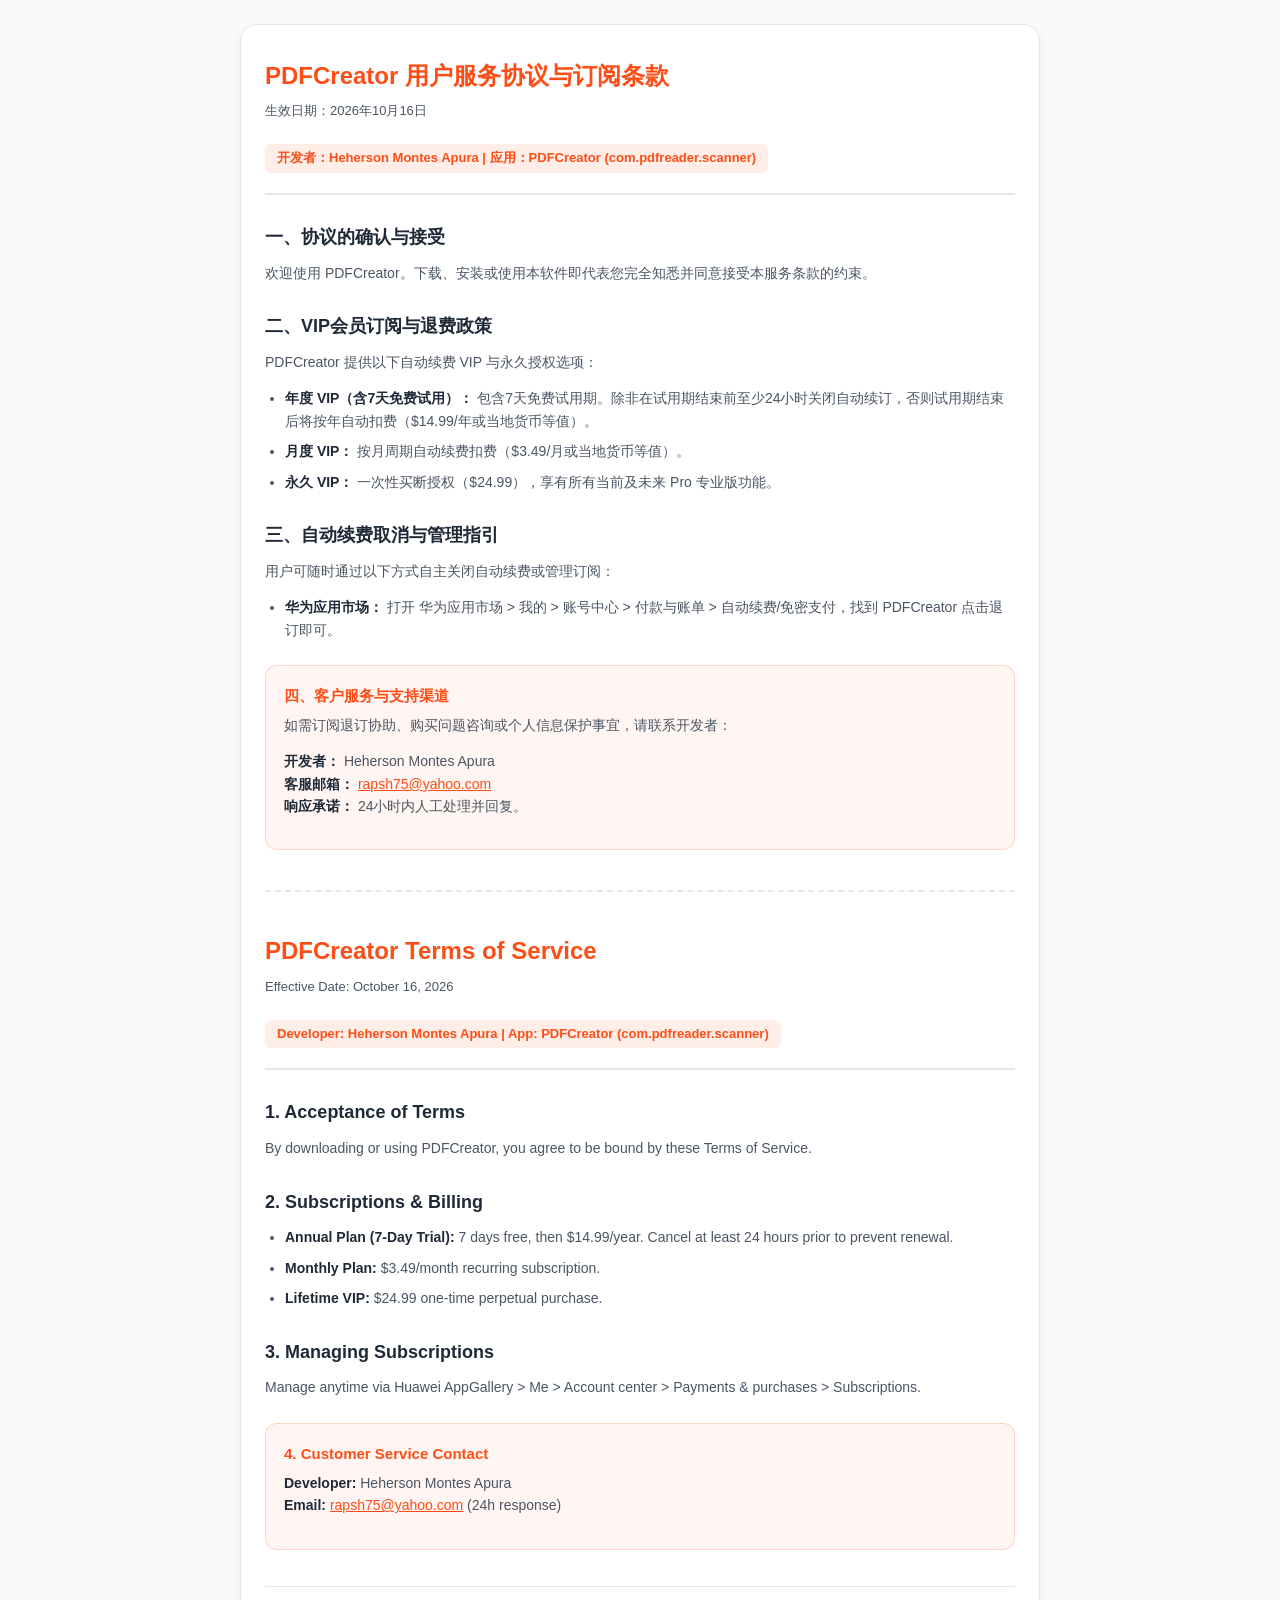
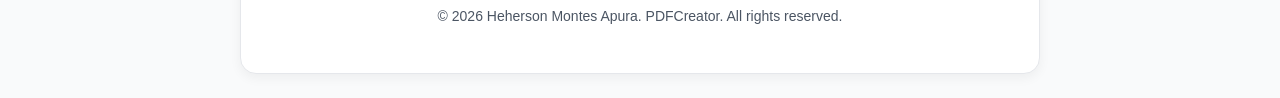
<file: pdfcreator/terms.html>
<!DOCTYPE html>
<html lang="zh-CN">
<head>
  <meta charset="UTF-8">
  <meta name="viewport" content="width=device-width, initial-scale=1.0">
  <title>PDFCreator 服务条款 / Terms of Service - Heherson Montes Apura</title>
  <style>
    :root {
      --primary: #FF4D15;
      --text: #1F2937;
      --text-muted: #4B5563;
      --bg: #F9FAFB;
      --card-bg: #FFFFFF;
      --border: #E5E7EB;
    }
    @media (prefers-color-scheme: dark) {
      :root {
        --text: #F3F4F6;
        --text-muted: #9CA3AF;
        --bg: #111827;
        --card-bg: #1F2937;
        --border: #374151;
      }
    }
    * { box-sizing: border-box; margin: 0; padding: 0; }
    body {
      font-family: -apple-system, BlinkMacSystemFont, "Segoe UI", Roboto, "PingFang SC", "Microsoft YaHei", sans-serif;
      background-color: var(--bg);
      color: var(--text);
      line-height: 1.6;
      padding: 24px 16px;
    }
    .container {
      max-width: 800px;
      margin: 0 auto;
      background: var(--card-bg);
      padding: 32px 24px;
      border-radius: 16px;
      box-shadow: 0 4px 12px rgba(0, 0, 0, 0.05);
      border: 1px solid var(--border);
    }
    header { border-bottom: 2px solid var(--border); padding-bottom: 20px; margin-bottom: 24px; }
    h1 { font-size: 24px; font-weight: 800; color: var(--primary); margin-bottom: 6px; }
    .subtitle { font-size: 13px; color: var(--text-muted); }
    .dev-badge {
      display: inline-block;
      margin-top: 8px;
      padding: 4px 12px;
      border-radius: 6px;
      background: rgba(255, 77, 21, 0.1);
      color: var(--primary);
      font-weight: 700;
      font-size: 13px;
    }
    h2 { font-size: 18px; font-weight: 700; margin-top: 28px; margin-bottom: 10px; color: var(--text); }
    p { font-size: 14px; color: var(--text-muted); margin-bottom: 14px; }
    ul { margin-left: 20px; margin-bottom: 16px; }
    li { font-size: 14px; color: var(--text-muted); margin-bottom: 8px; }
    strong { color: var(--text); }
    .contact-card {
      background: rgba(255, 77, 21, 0.05);
      border: 1px solid rgba(255, 77, 21, 0.2);
      border-radius: 12px;
      padding: 18px;
      margin-top: 24px;
    }
    .contact-card h3 { font-size: 15px; font-weight: 700; margin-bottom: 6px; color: var(--primary); }
    a { color: var(--primary); text-decoration: underline; }
    .section-divider { margin: 40px 0; border-top: 2px dashed var(--border); }
    footer { text-align: center; margin-top: 36px; font-size: 12px; color: var(--text-muted); border-top: 1px solid var(--border); padding-top: 18px; }
  </style>
</head>
<body>
  <div class="container">
    <!-- CHINESE SECTION -->
    <header>
      <h1>PDFCreator 用户服务协议与订阅条款</h1>
      <p class="subtitle">生效日期：2026年10月16日</p>
      <div class="dev-badge">开发者：Heherson Montes Apura | 应用：PDFCreator (com.pdfreader.scanner)</div>
    </header>

    <h2>一、协议的确认与接受</h2>
    <p>欢迎使用 PDFCreator。下载、安装或使用本软件即代表您完全知悉并同意接受本服务条款的约束。</p>

    <h2>二、VIP会员订阅与退费政策</h2>
    <p>PDFCreator 提供以下自动续费 VIP 与永久授权选项：</p>
    <ul>
      <li><strong>年度 VIP（含7天免费试用）：</strong> 包含7天免费试用期。除非在试用期结束前至少24小时关闭自动续订，否则试用期结束后将按年自动扣费（$14.99/年或当地货币等值）。</li>
      <li><strong>月度 VIP：</strong> 按月周期自动续费扣费（$3.49/月或当地货币等值）。</li>
      <li><strong>永久 VIP：</strong> 一次性买断授权（$24.99），享有所有当前及未来 Pro 专业版功能。</li>
    </ul>

    <h2>三、自动续费取消与管理指引</h2>
    <p>用户可随时通过以下方式自主关闭自动续费或管理订阅：</p>
    <ul>
      <li><strong>华为应用市场：</strong> 打开 华为应用市场 &gt; 我的 &gt; 账号中心 &gt; 付款与账单 &gt; 自动续费/免密支付，找到 PDFCreator 点击退订即可。</li>
    </ul>

    <div class="contact-card">
      <h3>四、客户服务与支持渠道</h3>
      <p>如需订阅退订协助、购买问题咨询或个人信息保护事宜，请联系开发者：</p>
      <p>
        <strong>开发者：</strong> Heherson Montes Apura<br>
        <strong>客服邮箱：</strong> <a href="mailto:rapsh75@yahoo.com">rapsh75@yahoo.com</a><br>
        <strong>响应承诺：</strong> 24小时内人工处理并回复。
      </p>
    </div>

    <div class="section-divider"></div>

    <!-- ENGLISH SECTION -->
    <header>
      <h1>PDFCreator Terms of Service</h1>
      <p class="subtitle">Effective Date: October 16, 2026</p>
      <div class="dev-badge">Developer: Heherson Montes Apura | App: PDFCreator (com.pdfreader.scanner)</div>
    </header>

    <h2>1. Acceptance of Terms</h2>
    <p>By downloading or using PDFCreator, you agree to be bound by these Terms of Service.</p>

    <h2>2. Subscriptions & Billing</h2>
    <ul>
      <li><strong>Annual Plan (7-Day Trial):</strong> 7 days free, then $14.99/year. Cancel at least 24 hours prior to prevent renewal.</li>
      <li><strong>Monthly Plan:</strong> $3.49/month recurring subscription.</li>
      <li><strong>Lifetime VIP:</strong> $24.99 one-time perpetual purchase.</li>
    </ul>

    <h2>3. Managing Subscriptions</h2>
    <p>Manage anytime via Huawei AppGallery &gt; Me &gt; Account center &gt; Payments & purchases &gt; Subscriptions.</p>

    <div class="contact-card">
      <h3>4. Customer Service Contact</h3>
      <p>
        <strong>Developer:</strong> Heherson Montes Apura<br>
        <strong>Email:</strong> <a href="mailto:rapsh75@yahoo.com">rapsh75@yahoo.com</a> (24h response)
      </p>
    </div>

    <footer>
      <p>&copy; 2026 Heherson Montes Apura. PDFCreator. All rights reserved.</p>
    </footer>
  </div>
</body>
</html>
</file>
<file: assets/css/portfolio.css>
@import url('https://fonts.googleapis.com/css2?family=Archivo+Black&family=Caveat:wght@600;700&family=Plus+Jakarta+Sans:wght@400;500;600;700;800;900&display=swap');

:root {
  --navy-950: #06101E;
  --navy-900: #0B192C;
  --navy-850: #0E223D;
  --navy-800: #143154;
  --navy-700: #1E3E62;
  --navy-600: #2B5785;
  --blue-accent: #2563EB;
  --cyan-accent: #00D2FF;
  --cyan-light: #E0F7FE;
  --coral: #FF5722;
  --coral-light: #FFEDE6;
  --coral-hover: #F4511E;
  --bg-canvas: #F8FAFC;
  --card-bg: #FFFFFF;
  --text-dark: #0A192F;
  --text-muted: #475569;
  --border-dark: #0B192C;
  --shadow-neo: 4px 4px 0px #0B192C;
  --shadow-neo-lg: 6px 6px 0px #0B192C;
  --shadow-neo-hover: 7px 7px 0px #0B192C;
  --radius-card: 18px;
  --radius-pill: 9999px;
  --font-display: 'Archivo Black', sans-serif;
  --font-body: 'Plus Jakarta Sans', sans-serif;
  --font-script: 'Caveat', cursive;
}

* {
  box-sizing: border-box;
  margin: 0;
  padding: 0;
}

html {
  scroll-behavior: smooth;
}

body {
  font-family: var(--font-body);
  background-color: var(--bg-canvas);
  background-image: radial-gradient(#CBD5E1 1.2px, transparent 1.2px);
  background-size: 24px 24px;
  color: var(--text-dark);
  line-height: 1.5;
  overflow-x: hidden;
  -webkit-font-smoothing: antialiased;
}

/* Container */
.container {
  max-width: 1120px;
  margin: 0 auto;
  padding: 0 24px;
}

/* ============================================================
   TOP BAR / NAVIGATION
   ============================================================ */
.site-header {
  padding: 20px 0;
  position: sticky;
  top: 0;
  z-index: 100;
  background: rgba(248, 250, 252, 0.94);
  backdrop-filter: blur(8px);
  border-bottom: 2px solid var(--border-dark);
}

.header-wrap {
  display: flex;
  align-items: center;
  justify-content: space-between;
  gap: 16px;
}

.brand-badge {
  display: flex;
  align-items: center;
  gap: 12px;
  text-decoration: none;
  color: var(--text-dark);
}

.brand-icon {
  width: 36px;
  height: 36px;
  background: var(--navy-900);
  color: var(--cyan-accent);
  display: flex;
  align-items: center;
  justify-content: center;
  border-radius: 10px;
  border: 2px solid var(--border-dark);
  box-shadow: 2px 2px 0px var(--border-dark);
  font-size: 18px;
  transition: transform 0.2s ease;
}

.brand-badge:hover .brand-icon {
  transform: rotate(20deg) scale(1.05);
}

.brand-text {
  display: flex;
  flex-direction: column;
}

.brand-name {
  font-family: var(--font-display);
  font-size: 15px;
  letter-spacing: 0.5px;
  line-height: 1.1;
}

.brand-role {
  font-size: 11px;
  font-weight: 700;
  color: var(--navy-700);
  letter-spacing: 0.5px;
  text-transform: uppercase;
}

.header-center-pill {
  display: inline-flex;
  align-items: center;
  gap: 8px;
  padding: 8px 18px;
  background: #FFFFFF;
  border: 2px solid var(--border-dark);
  border-radius: var(--radius-pill);
  box-shadow: var(--shadow-neo);
  font-family: var(--font-display);
  font-size: 12px;
  letter-spacing: 1px;
  text-transform: uppercase;
  color: var(--navy-900);
}

.header-actions {
  display: flex;
  align-items: center;
  gap: 12px;
}

.status-pill {
  display: inline-flex;
  align-items: center;
  gap: 8px;
  padding: 6px 14px;
  background: #ECFDF5;
  border: 2px solid var(--border-dark);
  border-radius: var(--radius-pill);
  font-size: 12px;
  font-weight: 800;
  color: #065F46;
  box-shadow: 2px 2px 0px var(--border-dark);
}

.status-dot {
  width: 8px;
  height: 8px;
  border-radius: 50%;
  background: #10B981;
  box-shadow: 0 0 0 2px #A7F3D0;
  animation: pulse 2s infinite;
}

@keyframes pulse {
  0% { transform: scale(0.95); box-shadow: 0 0 0 0 rgba(16, 185, 129, 0.7); }
  70% { transform: scale(1); box-shadow: 0 0 0 6px rgba(16, 185, 129, 0); }
  100% { transform: scale(0.95); box-shadow: 0 0 0 0 rgba(16, 185, 129, 0); }
}

.nav-link-policy {
  display: inline-flex;
  align-items: center;
  gap: 6px;
  padding: 6px 14px;
  background: var(--navy-900);
  color: #FFFFFF;
  border: 2px solid var(--border-dark);
  border-radius: var(--radius-pill);
  font-size: 12px;
  font-weight: 800;
  text-decoration: none;
  box-shadow: 2px 2px 0px var(--border-dark);
  transition: all 0.2s ease;
}

.nav-link-policy:hover {
  background: var(--blue-accent);
  color: #FFFFFF;
  transform: translateY(-2px);
  box-shadow: var(--shadow-neo);
}

/* ============================================================
   HERO SECTION
   ============================================================ */
.hero-section {
  padding: 56px 0 40px;
  position: relative;
  overflow: hidden;
}

.hero-grid {
  display: grid;
  grid-template-columns: 1.15fr 0.85fr;
  align-items: center;
  gap: 40px;
}

.hero-intro {
  position: relative;
  z-index: 2;
}

.hello-sticker {
  display: inline-block;
  font-family: var(--font-script);
  font-size: 46px;
  font-weight: 700;
  color: var(--coral);
  transform: rotate(-4deg);
  line-height: 1;
  margin-bottom: -10px;
  text-shadow: 1px 1px 0px rgba(0,0,0,0.1);
}

.hero-title {
  font-family: var(--font-display);
  font-size: 78px;
  font-weight: 900;
  line-height: 0.92;
  color: var(--navy-900);
  text-transform: uppercase;
  letter-spacing: -0.5px;
  margin-bottom: 24px;
  position: relative;
}

.title-line-im {
  display: flex;
  align-items: center;
  gap: 16px;
}

.star-doodle {
  display: inline-block;
  width: 44px;
  height: 44px;
  color: var(--cyan-accent);
  animation: spinSlow 20s linear infinite;
}

@keyframes spinSlow {
  from { transform: rotate(0deg); }
  to { transform: rotate(360deg); }
}

.hero-highlighter {
  display: inline-block;
  background: var(--navy-900);
  color: #FFFFFF;
  padding: 12px 22px;
  border-radius: 8px;
  border: 2px solid var(--border-dark);
  box-shadow: var(--shadow-neo);
  font-family: var(--font-script);
  font-size: 24px;
  font-weight: 700;
  transform: rotate(-1.5deg);
  margin-bottom: 28px;
  line-height: 1.3;
}

.hero-highlighter span {
  color: var(--cyan-accent);
}

.hero-meta-row {
  display: flex;
  align-items: center;
  flex-wrap: wrap;
  gap: 16px;
}

.location-badge {
  display: inline-flex;
  align-items: center;
  gap: 8px;
  padding: 8px 16px;
  background: #FFFFFF;
  border: 2px solid var(--border-dark);
  border-radius: var(--radius-pill);
  box-shadow: var(--shadow-neo-sm);
  font-size: 13px;
  font-weight: 800;
  color: var(--navy-800);
  text-transform: uppercase;
  letter-spacing: 0.5px;
}

.cta-button-primary {
  display: inline-flex;
  align-items: center;
  gap: 8px;
  padding: 10px 22px;
  background: var(--coral);
  color: #FFFFFF;
  border: 2px solid var(--border-dark);
  border-radius: var(--radius-pill);
  box-shadow: var(--shadow-neo);
  font-family: var(--font-display);
  font-size: 13px;
  letter-spacing: 0.5px;
  text-decoration: none;
  text-transform: uppercase;
  transition: all 0.2s cubic-bezier(0.16, 1, 0.3, 1);
}

.cta-button-primary:hover {
  background: var(--coral-hover);
  transform: translate(-2px, -2px);
  box-shadow: var(--shadow-neo-hover);
}

/* Hero Visual / Avatar Cutout */
.hero-visual {
  position: relative;
  display: flex;
  justify-content: center;
  align-items: center;
}

/* Giant Organic Navy Backdrop Circle */
.navy-backdrop {
  width: 360px;
  height: 420px;
  background: linear-gradient(145deg, var(--navy-900) 0%, var(--navy-800) 100%);
  border: 3px solid var(--border-dark);
  border-radius: 180px 180px 40px 40px;
  position: relative;
  display: flex;
  justify-content: center;
  align-items: flex-end;
  box-shadow: var(--shadow-neo-lg);
  overflow: hidden;
}

.navy-backdrop-grid {
  position: absolute;
  inset: 0;
  background-image: radial-gradient(rgba(255, 255, 255, 0.15) 1.5px, transparent 1.5px);
  background-size: 18px 18px;
}

.navy-backdrop-ring {
  position: absolute;
  top: -20px;
  right: -20px;
  width: 140px;
  height: 140px;
  border-radius: 50%;
  border: 24px solid rgba(0, 210, 255, 0.18);
  pointer-events: none;
}

.avatar-img-wrap {
  width: 290px;
  height: 360px;
  position: relative;
  z-index: 2;
  display: flex;
  align-items: flex-end;
  justify-content: center;
}

.avatar-img {
  width: 100%;
  height: 100%;
  object-fit: cover;
  object-position: center top;
  border-radius: 140px 140px 20px 20px;
  border: 3px solid var(--border-dark);
  box-shadow: 0 10px 25px rgba(0,0,0,0.3);
  filter: contrast(1.05) saturate(1.05);
}

/* Floating Stickers on Hero */
.sticker-top-badge {
  position: absolute;
  top: 10px;
  right: -15px;
  background: var(--navy-800);
  color: #FFFFFF;
  border: 2px solid var(--border-dark);
  border-radius: 50%;
  width: 90px;
  height: 90px;
  display: flex;
  flex-direction: column;
  align-items: center;
  justify-content: center;
  box-shadow: var(--shadow-neo);
  transform: rotate(12deg);
  z-index: 4;
}

.sticker-top-badge .badge-text {
  font-family: var(--font-display);
  font-size: 10px;
  letter-spacing: 0.5px;
  text-align: center;
  color: var(--cyan-accent);
}

.sticker-top-badge .badge-sub {
  font-family: var(--font-script);
  font-size: 14px;
  color: #FFFFFF;
}

.superpower-sticker {
  position: absolute;
  bottom: 25px;
  right: -25px;
  background: var(--blue-accent);
  color: #FFFFFF;
  padding: 12px 20px;
  border: 3px solid var(--border-dark);
  border-radius: 14px;
  box-shadow: var(--shadow-neo-lg);
  transform: rotate(6deg);
  z-index: 4;
  font-family: var(--font-display);
  font-size: 13px;
  letter-spacing: 0.5px;
  line-height: 1.2;
  text-transform: uppercase;
  display: flex;
  align-items: center;
  gap: 8px;
}

.superpower-sticker .lightning {
  font-size: 22px;
  color: #FACC15;
  filter: drop-shadow(0 0 4px rgba(250, 204, 21, 0.6));
}

/* Sparkle / doodle positions */
.doodle-sparkle-1 {
  position: absolute;
  top: -15px;
  left: 20px;
  font-size: 26px;
  color: var(--coral);
  transform: rotate(-10deg);
}

.doodle-sparkle-2 {
  position: absolute;
  bottom: 40px;
  left: -20px;
  font-size: 28px;
  color: var(--cyan-accent);
  transform: rotate(15deg);
}

/* ============================================================
   "WHAT I DO" SECTION
   ============================================================ */
.section-services {
  padding: 60px 0 50px;
  position: relative;
}

.services-header {
  margin-bottom: 36px;
  position: relative;
  display: inline-block;
}

.section-title {
  font-family: var(--font-display);
  font-size: 44px;
  color: var(--navy-900);
  text-transform: uppercase;
  letter-spacing: -0.5px;
  line-height: 1;
}

.wavy-underline {
  margin-top: 8px;
  width: 90px;
  height: 8px;
  color: var(--blue-accent);
}

.services-grid {
  display: grid;
  grid-template-columns: repeat(4, 1fr);
  gap: 22px;
}

.service-card {
  background: #FFFFFF;
  border: 2px solid var(--border-dark);
  border-radius: var(--radius-card);
  padding: 30px 20px;
  text-align: center;
  box-shadow: var(--shadow-neo);
  transition: all 0.25s cubic-bezier(0.16, 1, 0.3, 1);
  display: flex;
  flex-direction: column;
  align-items: center;
}

.service-card:hover {
  transform: translateY(-6px);
  box-shadow: var(--shadow-neo-hover);
}

.service-circle-icon {
  width: 72px;
  height: 72px;
  border-radius: 50%;
  border: 2px solid var(--border-dark);
  display: flex;
  align-items: center;
  justify-content: center;
  margin-bottom: 20px;
  box-shadow: 2px 2px 0px var(--border-dark);
  font-size: 28px;
  transition: transform 0.3s ease;
}

.service-card:hover .service-circle-icon {
  transform: scale(1.1) rotate(6deg);
}

.circle-navy {
  background: var(--navy-900);
  color: var(--cyan-accent);
}

.circle-blue {
  background: var(--blue-accent);
  color: #FFFFFF;
}

.circle-coral {
  background: var(--coral);
  color: #FFFFFF;
}

.circle-cyan {
  background: var(--cyan-light);
  color: var(--navy-900);
}

.service-title {
  font-family: var(--font-display);
  font-size: 17px;
  color: var(--navy-900);
  text-transform: uppercase;
  letter-spacing: 0.5px;
  margin-bottom: 10px;
  line-height: 1.2;
}

.service-desc {
  font-size: 13px;
  color: var(--text-muted);
  line-height: 1.5;
  font-weight: 500;
}

/* ============================================================
   TRANSITION SEAL & STAMP
   ============================================================ */
.transition-row {
  display: flex;
  align-items: center;
  justify-content: space-between;
  padding: 24px 0 10px;
  position: relative;
}

.stamp-seal {
  width: 105px;
  height: 105px;
  border-radius: 50%;
  background: var(--coral);
  border: 3px solid var(--border-dark);
  box-shadow: var(--shadow-neo);
  display: flex;
  flex-direction: column;
  align-items: center;
  justify-content: center;
  transform: rotate(-10deg);
  color: #FFFFFF;
  text-align: center;
  transition: transform 0.3s ease;
}

.stamp-seal:hover {
  transform: rotate(0deg) scale(1.05);
}

.stamp-seal .heart {
  font-size: 22px;
  line-height: 1;
}

.stamp-seal .stamp-text {
  font-family: var(--font-display);
  font-size: 8.5px;
  letter-spacing: 0.5px;
  text-transform: uppercase;
  margin-top: 4px;
  line-height: 1.2;
}

.loop-arrow-doodle {
  width: 110px;
  height: 60px;
  color: var(--navy-900);
  transform: rotate(10deg);
}

.doodle-asterisk-right {
  font-size: 40px;
  color: var(--blue-accent);
  transform: rotate(15deg);
}

/* ============================================================
   "SELECTED WORK" SECTION
   ============================================================ */
.section-work {
  padding: 40px 0 70px;
  position: relative;
}

.work-header-row {
  display: flex;
  align-items: center;
  gap: 20px;
  margin-bottom: 36px;
  flex-wrap: wrap;
}

.work-title-group {
  display: flex;
  align-items: center;
  gap: 12px;
}

.sunray-icon {
  width: 32px;
  height: 32px;
  color: var(--navy-900);
}

.tape-sticker {
  display: inline-block;
  background: var(--navy-900);
  color: #FFFFFF;
  padding: 6px 16px;
  border-radius: 4px;
  border: 2px solid var(--border-dark);
  font-family: var(--font-script);
  font-size: 20px;
  font-weight: 700;
  transform: rotate(2.5deg);
  box-shadow: 2px 2px 0px rgba(0,0,0,0.2);
}

/* Category Filter Navigation Pills */
.category-filter-nav {
  display: flex;
  align-items: center;
  gap: 12px;
  margin-bottom: 40px;
  flex-wrap: wrap;
}

.filter-btn {
  display: inline-flex;
  align-items: center;
  gap: 8px;
  padding: 10px 20px;
  background: #FFFFFF;
  border: 2px solid var(--border-dark);
  border-radius: var(--radius-pill);
  box-shadow: var(--shadow-neo-sm);
  font-family: var(--font-display);
  font-size: 13px;
  letter-spacing: 0.5px;
  color: var(--navy-900);
  cursor: pointer;
  transition: all 0.2s cubic-bezier(0.16, 1, 0.3, 1);
  text-transform: uppercase;
}

.filter-btn:hover {
  transform: translateY(-2px);
  box-shadow: var(--shadow-neo);
  background: #F1F5F9;
}

.filter-btn.active {
  background: var(--navy-900);
  color: #FFFFFF;
  box-shadow: var(--shadow-neo);
  transform: translateY(-2px);
}

.filter-badge-count {
  font-size: 11px;
  padding: 2px 8px;
  border-radius: 10px;
  background: #E2E8F0;
  color: var(--navy-900);
  font-weight: 800;
  transition: all 0.2s;
}

.filter-btn.active .filter-badge-count {
  background: var(--cyan-accent);
  color: var(--navy-950);
}

/* Work Category Sub-sections */
.work-category-block {
  margin-bottom: 56px;
  transition: opacity 0.25s ease, transform 0.25s ease;
}

.work-category-header {
  display: flex;
  align-items: center;
  justify-content: space-between;
  margin-bottom: 24px;
  padding-bottom: 12px;
  border-bottom: 2px dashed #CBD5E1;
  flex-wrap: wrap;
  gap: 12px;
}

.category-badge-title {
  display: flex;
  align-items: center;
  gap: 10px;
  font-family: var(--font-display);
  font-size: 24px;
  color: var(--navy-900);
  letter-spacing: 0.5px;
  text-transform: uppercase;
}

.category-badge-title .cat-icon {
  font-size: 24px;
}

.category-count-pill {
  display: inline-flex;
  align-items: center;
  gap: 6px;
  padding: 5px 14px;
  background: #FFFFFF;
  border: 2px solid var(--border-dark);
  border-radius: var(--radius-pill);
  font-size: 11px;
  font-weight: 800;
  color: var(--navy-800);
  box-shadow: 2px 2px 0px var(--border-dark);
  text-transform: uppercase;
}

.projects-grid {
  display: grid;
  grid-template-columns: repeat(4, 1fr);
  gap: 22px;
}

.projects-grid.grid-apps {
  grid-template-columns: repeat(4, 1fr);
}

.projects-grid.grid-plugin {
  grid-template-columns: repeat(2, 1fr);
  max-width: 820px;
}

.project-card {
  background: #FFFFFF;
  border: 2px solid var(--border-dark);
  border-radius: var(--radius-card);
  overflow: hidden;
  box-shadow: var(--shadow-neo);
  transition: all 0.25s cubic-bezier(0.16, 1, 0.3, 1);
  display: flex;
  flex-direction: column;
  text-decoration: none;
  color: inherit;
}

.project-card:hover {
  transform: translateY(-6px);
  box-shadow: var(--shadow-neo-hover);
}

.project-thumb {
  position: relative;
  width: 100%;
  aspect-ratio: 4 / 3;
  overflow: hidden;
  background: var(--navy-950);
  border-bottom: 2px solid var(--border-dark);
}

.project-thumb img {
  width: 100%;
  height: 100%;
  object-fit: cover;
  transition: transform 0.4s ease;
}

.project-thumb.thumb-banner img {
  object-fit: cover;
  object-position: center top;
}

.project-card:hover .project-thumb img {
  transform: scale(1.05);
}

.project-badge-tag {
  position: absolute;
  top: 10px;
  right: 10px;
  background: rgba(11, 25, 44, 0.85);
  backdrop-filter: blur(4px);
  color: var(--cyan-accent);
  border: 1.5px solid var(--cyan-accent);
  padding: 3px 8px;
  border-radius: var(--radius-pill);
  font-size: 10px;
  font-weight: 800;
  text-transform: uppercase;
  letter-spacing: 0.5px;
}

.project-body {
  padding: 18px 16px 14px;
  display: flex;
  flex-direction: column;
  flex: 1;
}

.project-meta-row {
  display: flex;
  align-items: center;
  justify-content: space-between;
  gap: 8px;
  margin-bottom: 6px;
}

.project-title {
  font-family: var(--font-display);
  font-size: 16px;
  color: var(--navy-900);
  text-transform: uppercase;
  letter-spacing: 0.5px;
  line-height: 1.2;
}

.project-arrow-btn {
  width: 28px;
  height: 28px;
  border-radius: 50%;
  border: 2px solid var(--border-dark);
  background: #FFFFFF;
  display: flex;
  align-items: center;
  justify-content: center;
  font-size: 14px;
  color: var(--navy-900);
  transition: all 0.2s ease;
  flex-shrink: 0;
}

.project-card:hover .project-arrow-btn {
  background: var(--navy-900);
  color: #FFFFFF;
  transform: translateX(2px);
}

.project-category {
  font-size: 11px;
  font-weight: 800;
  color: var(--blue-accent);
  text-transform: uppercase;
  letter-spacing: 0.5px;
  margin-bottom: 8px;
}

.project-desc {
  font-size: 12px;
  color: var(--text-muted);
  line-height: 1.45;
  margin-bottom: 12px;
  flex: 1;
}

.project-tags {
  display: flex;
  flex-wrap: wrap;
  gap: 5px;
}

.tech-tag {
  background: #F1F5F9;
  border: 1px solid #CBD5E1;
  border-radius: 4px;
  padding: 2px 7px;
  font-size: 10px;
  font-weight: 700;
  color: var(--navy-800);
}

/* ============================================================
   BOTTOM CTA & CONTACT BANNER
   ============================================================ */
.section-cta {
  padding: 30px 0 60px;
}

.cta-banner-card {
  background: var(--navy-900);
  border: 3px solid var(--border-dark);
  border-radius: 28px;
  box-shadow: var(--shadow-neo-lg);
  overflow: hidden;
  display: grid;
  grid-template-columns: 1.2fr 0.8fr;
  position: relative;
}

.cta-left {
  padding: 48px 40px;
  display: flex;
  flex-direction: column;
  justify-content: center;
  position: relative;
}

.cta-heading {
  font-family: var(--font-display);
  font-size: 48px;
  line-height: 0.95;
  color: #FFFFFF;
  text-transform: uppercase;
  letter-spacing: -0.5px;
  margin-bottom: 12px;
}

.cta-heading .script-accent {
  display: block;
  font-family: var(--font-script);
  color: var(--coral);
  font-size: 46px;
  text-transform: none;
  letter-spacing: 0;
  margin-top: 4px;
}

.cta-subtext {
  font-size: 16px;
  font-weight: 600;
  color: #93C5FD;
  margin-bottom: 24px;
  max-width: 440px;
}

.cta-arrow-svg {
  position: absolute;
  bottom: 20px;
  right: 25px;
  width: 90px;
  height: 50px;
  color: var(--coral);
  transform: rotate(-15deg);
}

.cta-right {
  background: var(--coral);
  padding: 44px 36px;
  display: flex;
  flex-direction: column;
  justify-content: center;
  border-left: 3px solid var(--border-dark);
  position: relative;
}

.contact-pill-tag {
  display: inline-block;
  align-self: flex-start;
  padding: 6px 14px;
  background: #FFFFFF;
  color: var(--navy-900);
  border: 2px solid var(--border-dark);
  border-radius: var(--radius-pill);
  font-family: var(--font-display);
  font-size: 11px;
  letter-spacing: 1px;
  text-transform: uppercase;
  box-shadow: var(--shadow-neo-sm);
  margin-bottom: 20px;
}

.contact-links-list {
  display: flex;
  flex-direction: column;
  gap: 14px;
}

.contact-item {
  display: flex;
  align-items: center;
  gap: 12px;
  text-decoration: none;
  color: #FFFFFF;
  font-size: 14px;
  font-weight: 700;
  transition: transform 0.2s ease;
}

.contact-item:hover {
  transform: translateX(4px);
  color: #FFFDE7;
}

.contact-icon {
  width: 32px;
  height: 32px;
  background: #FFFFFF;
  color: var(--coral);
  border: 2px solid var(--border-dark);
  border-radius: 8px;
  display: flex;
  align-items: center;
  justify-content: center;
  font-size: 16px;
  box-shadow: 2px 2px 0px var(--border-dark);
  flex-shrink: 0;
}

.copy-email-btn {
  background: #FFFFFF;
  border: 2px solid var(--border-dark);
  border-radius: 6px;
  padding: 3px 8px;
  font-size: 11px;
  font-weight: 800;
  color: var(--navy-900);
  cursor: pointer;
  margin-left: 8px;
  transition: background 0.2s;
}

.copy-email-btn:hover {
  background: #FFF7ED;
}

.thank-you-sticker {
  position: absolute;
  bottom: -10px;
  right: 18px;
  background: #FFFFFF;
  color: var(--navy-900);
  padding: 8px 16px;
  border: 2px solid var(--border-dark);
  border-radius: 8px;
  box-shadow: var(--shadow-neo);
  font-family: var(--font-script);
  font-size: 22px;
  font-weight: 700;
  transform: rotate(8deg);
  line-height: 1;
}

.thank-you-sticker span {
  color: var(--blue-accent);
}

/* ============================================================
   BOTTOM BAR / FOOTER
   ============================================================ */
.site-footer {
  background: var(--navy-950);
  color: #94A3B8;
  border-top: 3px solid var(--border-dark);
  padding: 24px 0;
}

.footer-wrap {
  display: flex;
  align-items: center;
  justify-content: space-between;
  flex-wrap: wrap;
  gap: 16px;
  font-size: 12px;
  font-weight: 700;
}

.footer-left {
  display: flex;
  align-items: center;
  gap: 12px;
  text-transform: uppercase;
  letter-spacing: 0.5px;
  color: #E2E8F0;
}

.footer-star {
  color: var(--cyan-accent);
  font-size: 14px;
}

.footer-right {
  display: flex;
  align-items: center;
  gap: 16px;
  flex-wrap: wrap;
}

.footer-policy-link {
  color: #94A3B8;
  text-decoration: underline;
  transition: color 0.2s;
}

.footer-policy-link:hover {
  color: var(--cyan-accent);
}

.footer-cta-pill {
  display: inline-flex;
  align-items: center;
  gap: 6px;
  padding: 8px 18px;
  background: var(--coral);
  color: #FFFFFF;
  border: 2px solid var(--border-dark);
  border-radius: var(--radius-pill);
  font-family: var(--font-display);
  font-size: 11px;
  letter-spacing: 0.5px;
  text-decoration: none;
  text-transform: uppercase;
  box-shadow: 2px 2px 0px var(--border-dark);
  transition: all 0.2s;
}

.footer-cta-pill:hover {
  background: var(--coral-hover);
  transform: translateY(-2px);
  box-shadow: var(--shadow-neo);
}

/* ============================================================
   RESPONSIVE DESIGN (TABLET & MOBILE)
   ============================================================ */
@media (max-width: 1024px) {
  .hero-grid {
    grid-template-columns: 1fr;
    gap: 48px;
    text-align: center;
  }
  .title-line-im {
    justify-content: center;
  }
  .hero-meta-row {
    justify-content: center;
  }
  .hero-title {
    font-size: 64px;
  }
  .services-grid {
    grid-template-columns: repeat(2, 1fr);
  }
  .projects-grid,
  .projects-grid.grid-apps,
  .projects-grid.grid-plugin {
    grid-template-columns: repeat(2, 1fr);
  }
  .cta-banner-card {
    grid-template-columns: 1fr;
  }
  .cta-right {
    border-left: none;
    border-top: 3px solid var(--border-dark);
  }
  .cta-arrow-svg {
    display: none;
  }
}

@media (max-width: 640px) {
  .site-header {
    padding: 14px 0;
  }
  .header-center-pill {
    display: none;
  }
  .hero-title {
    font-size: 48px;
  }
  .hello-sticker {
    font-size: 36px;
  }
  .hero-highlighter {
    font-size: 18px;
    padding: 10px 16px;
  }
  .navy-backdrop {
    width: 290px;
    height: 350px;
  }
  .avatar-img-wrap {
    width: 240px;
    height: 300px;
  }
  .superpower-sticker {
    bottom: -10px;
    right: -10px;
    font-size: 11px;
    padding: 8px 14px;
  }
  .sticker-top-badge {
    top: -10px;
    right: -10px;
    width: 75px;
    height: 75px;
  }
  .services-grid {
    grid-template-columns: 1fr;
  }
  .projects-grid,
  .projects-grid.grid-apps,
  .projects-grid.grid-plugin {
    grid-template-columns: 1fr;
  }
  .cta-left {
    padding: 32px 24px;
  }
  .cta-right {
    padding: 32px 24px 44px;
  }
  .cta-heading {
    font-size: 34px;
  }
  .cta-heading .script-accent {
    font-size: 34px;
  }
  .footer-wrap {
    flex-direction: column;
    align-items: flex-start;
  }
}
</file>
